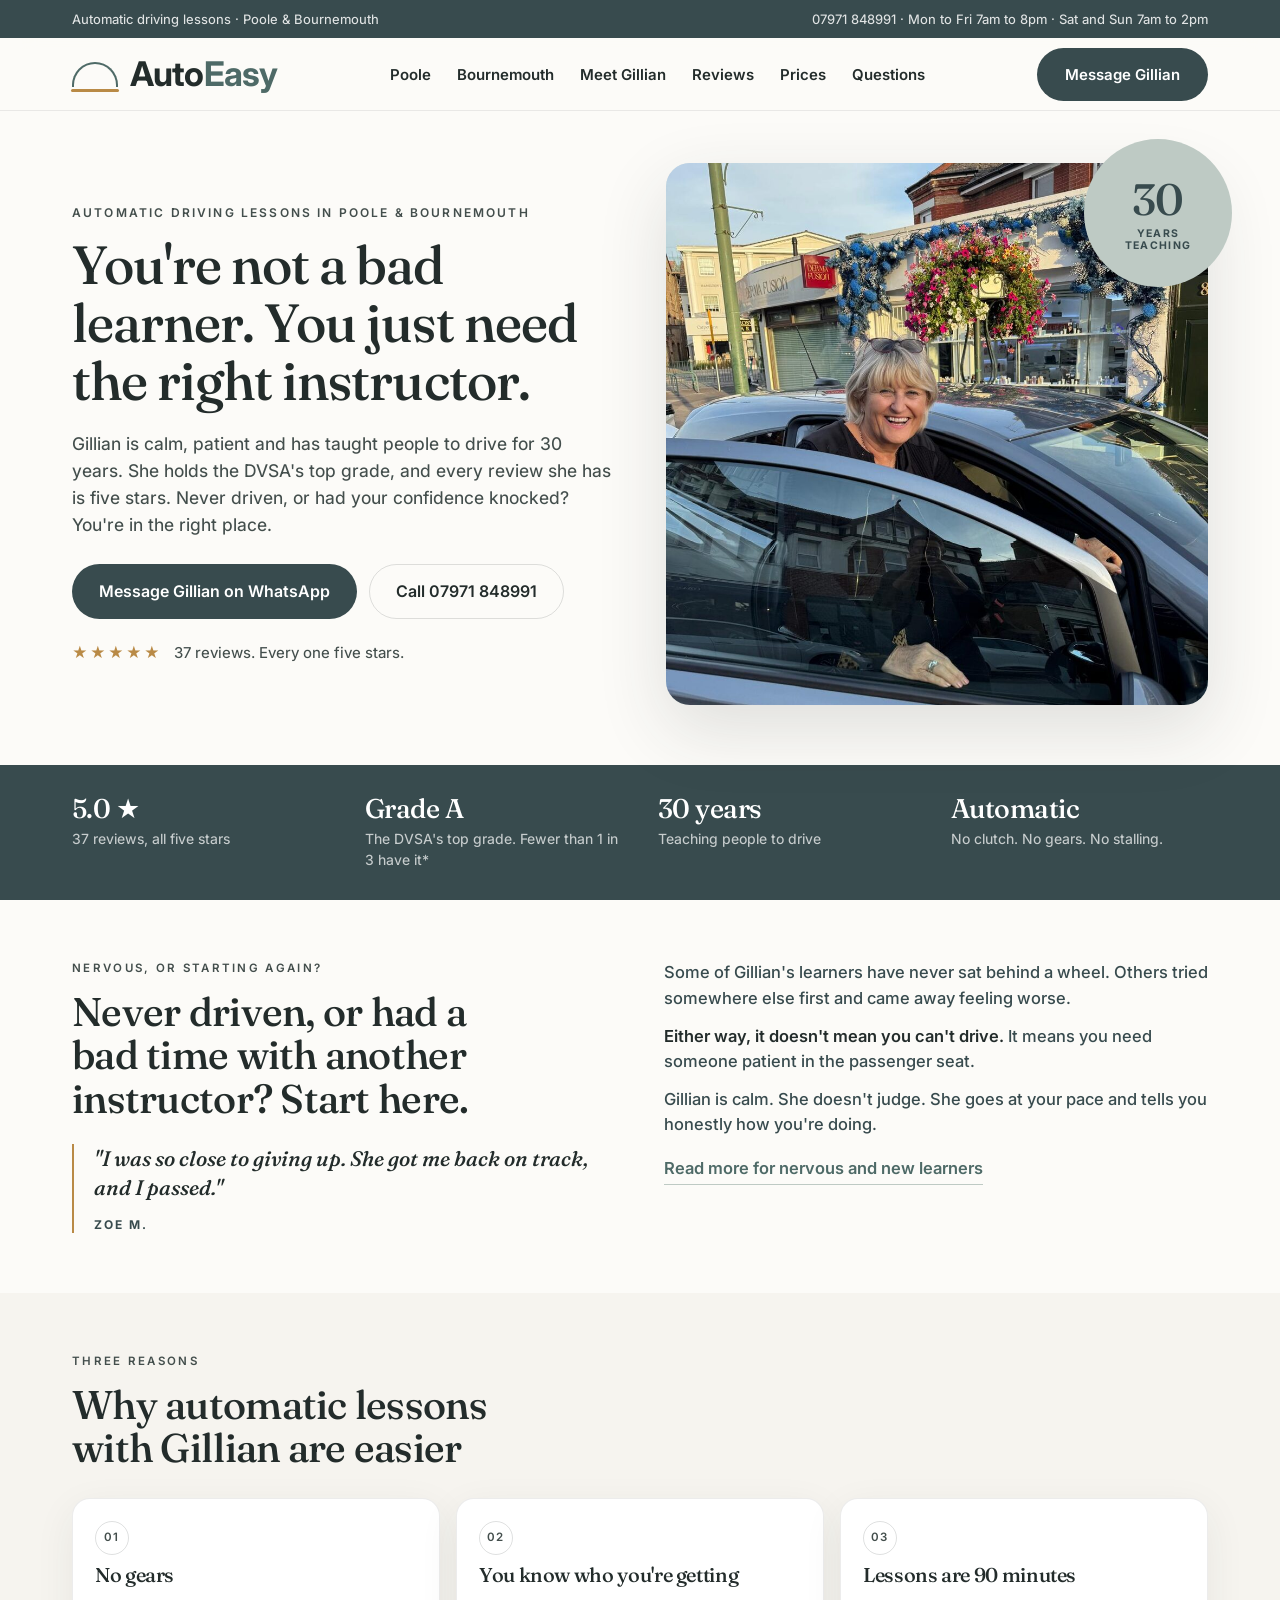
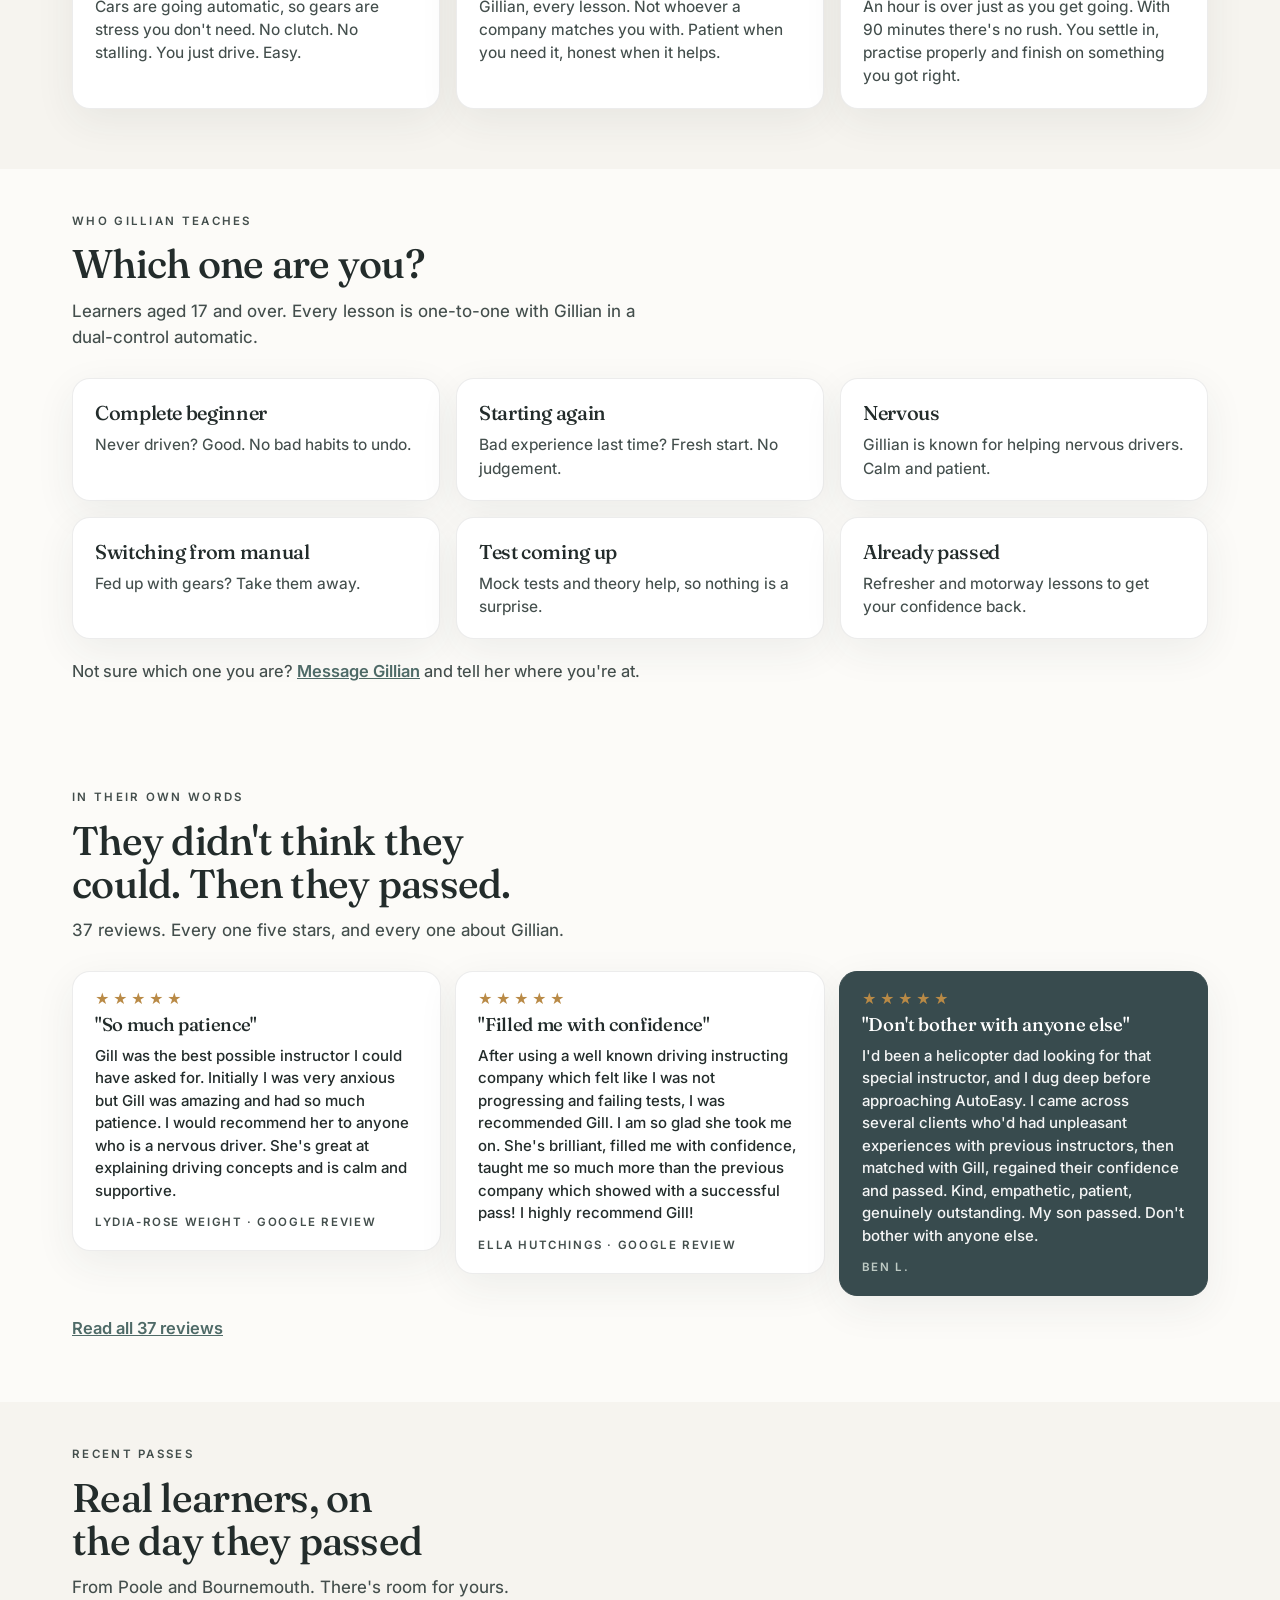
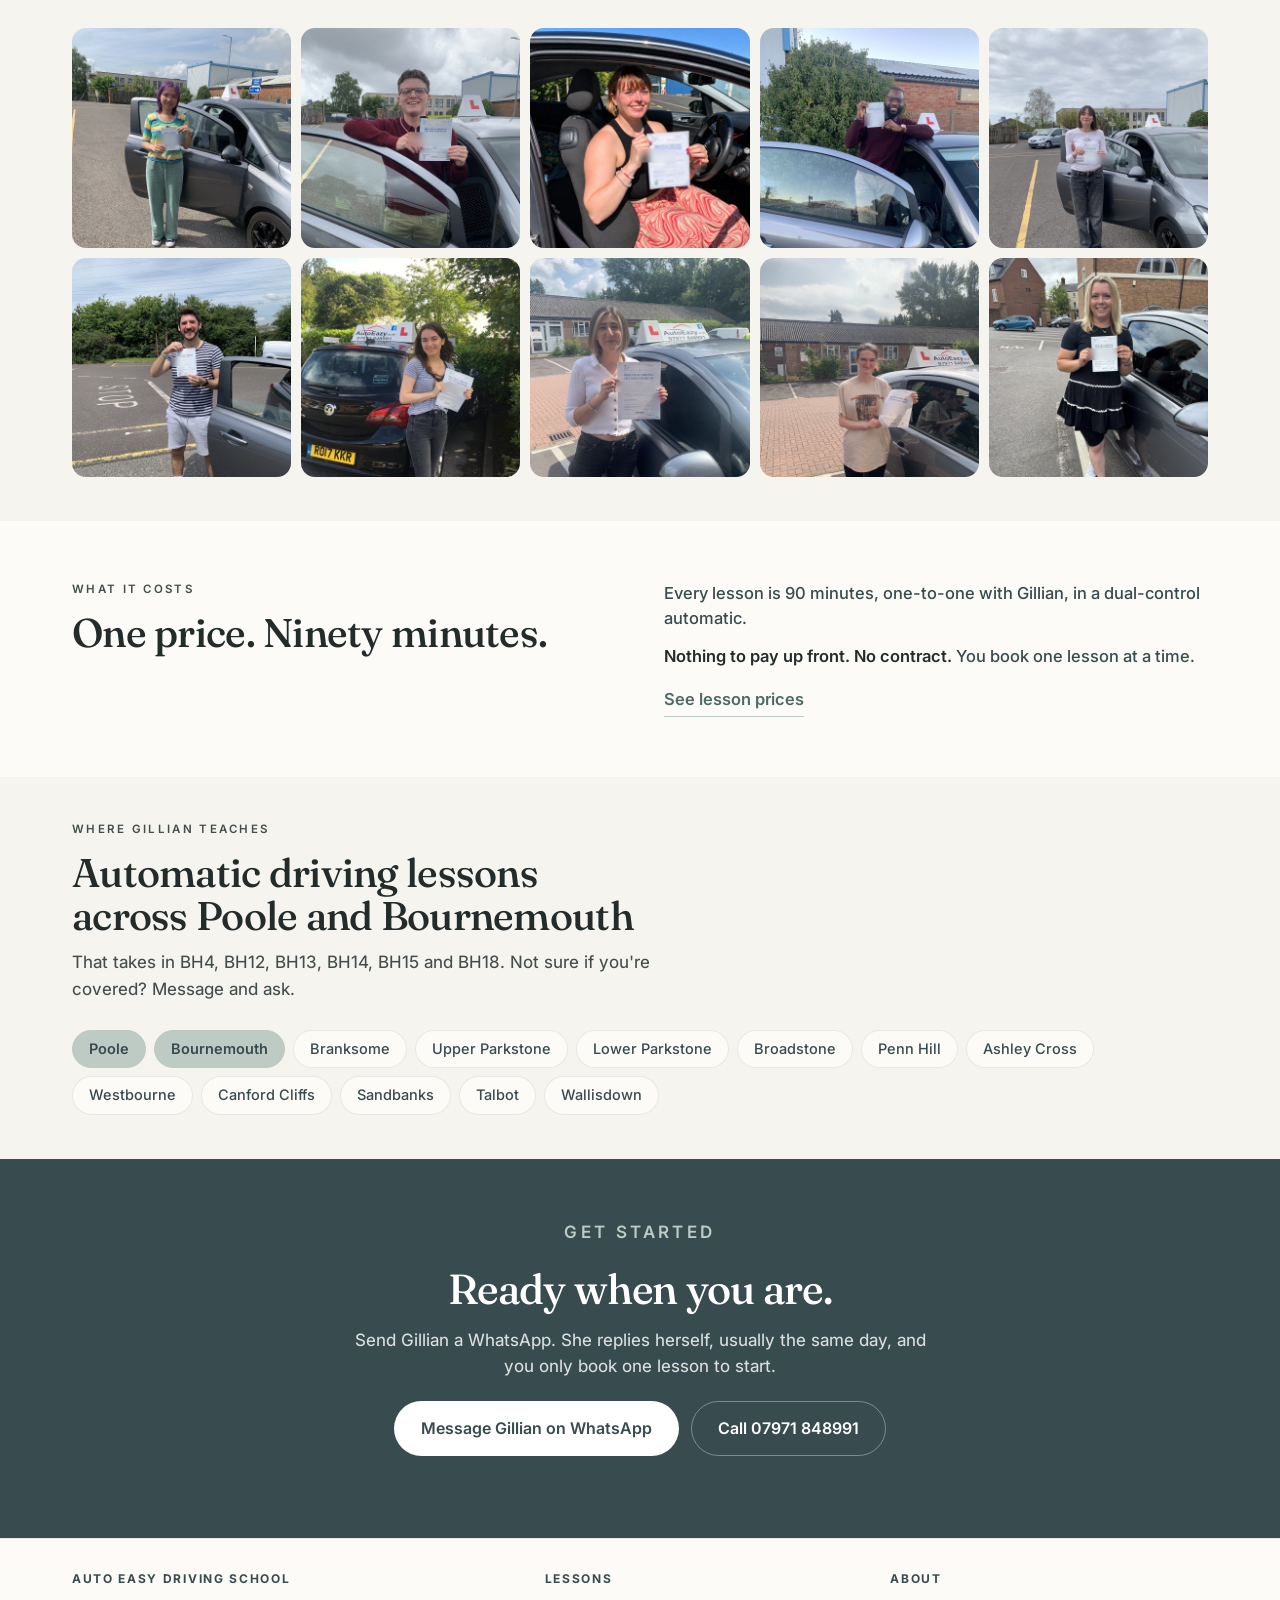
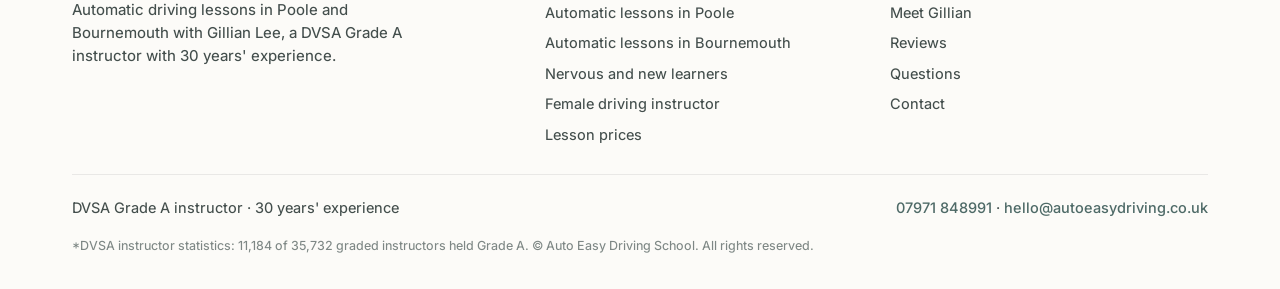
<file: index.html>
<!DOCTYPE html>
<html lang="en-GB">
<head>
<meta charset="utf-8">
<meta name="viewport" content="width=device-width,initial-scale=1,viewport-fit=cover">
<title>Automatic Driving Lessons in Poole &amp; Bournemouth | Auto Easy</title>
<meta name="description" content="Automatic driving lessons in Poole and Bournemouth. Nervous, or let down before? Gillian is DVSA Grade A with 30 years' experience. Every review five stars.">
<link rel="canonical" href="https://autoeasydriving.co.uk/">
<meta property="og:type" content="website">
<meta property="og:locale" content="en_GB">
<meta property="og:site_name" content="Auto Easy Driving School">
<meta property="og:title" content="Automatic driving lessons in Poole and Bournemouth with Gillian">
<meta property="og:description" content="Nervous, or let down by another instructor? Gillian is calm, DVSA Grade A and has taught for 30 years. Every review is five stars.">
<meta property="og:url" content="https://autoeasydriving.co.uk/">
<meta property="og:image" content="https://autoeasydriving.co.uk/images/gillian-new-hero.jpg">
<link rel="preconnect" href="https://fonts.googleapis.com">
<link rel="preconnect" href="https://fonts.gstatic.com" crossorigin>
<link rel="stylesheet" href="https://fonts.googleapis.com/css2?family=Fraunces:ital,opsz,wght@0,9..144,400;0,9..144,500;0,9..144,600;1,9..144,400;1,9..144,500&family=Inter:wght@400..700&display=swap">
<link rel="stylesheet" href="styles.css">
<script type="application/ld+json">
{
  "@context": "https://schema.org",
  "@type": "DrivingSchool",
  "@id": "https://autoeasydriving.co.uk/#school",
  "name": "Auto Easy Driving School",
  "description": "Automatic driving lessons in Poole and Bournemouth with a DVSA Grade A approved driving instructor with 30 years' experience.",
  "url": "https://autoeasydriving.co.uk/",
  "telephone": "+447971848991",
  "email": "hello@autoeasydriving.co.uk",
  "priceRange": "££",
  "image": "https://autoeasydriving.co.uk/images/gillian-new-hero.jpg",
  "sameAs": [
    "https://www.google.com/maps?cid=3573782846472705415"
  ],
  "founder": {
    "@type": "Person",
    "name": "Gillian Lee",
    "jobTitle": "DVSA Grade A approved driving instructor"
  },
  "address": {
    "@type": "PostalAddress",
    "addressLocality": "Poole",
    "addressRegion": "Dorset",
    "addressCountry": "GB"
  },
  "geo": {
    "@type": "GeoCoordinates",
    "latitude": 50.7192,
    "longitude": -1.988
  },
  "areaServed": [
    {
      "@type": "City",
      "name": "Poole"
    },
    {
      "@type": "City",
      "name": "Bournemouth"
    },
    {
      "@type": "Place",
      "name": "Branksome"
    },
    {
      "@type": "Place",
      "name": "Upper Parkstone"
    },
    {
      "@type": "Place",
      "name": "Lower Parkstone"
    },
    {
      "@type": "Place",
      "name": "Broadstone"
    },
    {
      "@type": "Place",
      "name": "Penn Hill"
    },
    {
      "@type": "Place",
      "name": "Ashley Cross"
    },
    {
      "@type": "Place",
      "name": "Westbourne"
    },
    {
      "@type": "Place",
      "name": "Canford Cliffs"
    },
    {
      "@type": "Place",
      "name": "Sandbanks"
    },
    {
      "@type": "Place",
      "name": "Talbot"
    },
    {
      "@type": "Place",
      "name": "Wallisdown"
    }
  ],
  "openingHoursSpecification": [
    {
      "@type": "OpeningHoursSpecification",
      "dayOfWeek": [
        "Monday",
        "Tuesday",
        "Wednesday",
        "Thursday",
        "Friday"
      ],
      "opens": "07:00",
      "closes": "20:00"
    },
    {
      "@type": "OpeningHoursSpecification",
      "dayOfWeek": [
        "Saturday",
        "Sunday"
      ],
      "opens": "07:00",
      "closes": "14:00"
    }
  ],
  "makesOffer": {
    "@type": "Offer",
    "itemOffered": {
      "@type": "Service",
      "name": "Automatic driving lesson",
      "description": "90 minute automatic driving lesson"
    },
    "price": "80.00",
    "priceCurrency": "GBP"
  }
}
</script>
<script type="application/ld+json">
{
  "@context": "https://schema.org",
  "@type": "WebSite",
  "name": "Auto Easy Driving School",
  "url": "https://autoeasydriving.co.uk/"
}
</script>
</head>
<body>
<div class="topbar">
  <div class="wrap">
    <span>Automatic driving lessons &middot; Poole &amp; Bournemouth</span>
    <span>07971 848991 &middot; Mon to Fri 7am to 8pm &middot; Sat and Sun 7am to 2pm</span>
  </div>
</div>

<header class="site-head">
  <div class="wrap head-row">
    <a class="brand" href="index.html" aria-label="Auto Easy Driving School home"><span class="brand-mark"></span><span class="brand-name">Auto<em>Easy</em></span></a>
    <nav class="nav" aria-label="Main">
      <a href="automatic-driving-lessons-poole.html">Poole</a>
      <a href="automatic-driving-lessons-bournemouth.html">Bournemouth</a>
      <a href="meet-gillian.html">Meet Gillian</a>
      <a href="reviews.html">Reviews</a>
      <a href="prices.html">Prices</a>
      <a href="questions.html">Questions</a>
    </nav>
    <a class="head-cta" href="https://wa.me/447971848991?text=Hi%20Gillian%2C%20I%27d%20like%20to%20start%20driving%20lessons.">Message Gillian</a>
  </div>
</header>

<main>
<section class="hero" id="top">
  <div class="wrap hero-grid">
    <div class="hero-copy">
      <h1><span class="h1-key">Automatic driving lessons in Poole &amp; Bournemouth</span>You're not a bad learner. You just need the right instructor.</h1>
      <p class="hero-lede">Gillian is calm, patient and has taught people to drive for 30 years. She holds the DVSA's top grade, and every review she has is five stars. Never driven, or had your confidence knocked? You're in the right place.</p>
      <div class="hero-cta">
        <a class="btn btn--solid" href="https://wa.me/447971848991?text=Hi%20Gillian%2C%20I%27d%20like%20to%20start%20driving%20lessons.">Message Gillian on WhatsApp</a>
        <a class="btn btn--line" href="tel:07971848991">Call 07971 848991</a>
      </div>
      <div class="hero-trust">
        <span class="stars">&starf;&starf;&starf;&starf;&starf;</span>
        <span>37 reviews. Every one five stars.</span>
      </div>
    </div>
    <div class="hero-photo">
      <div class="frame">
        <img src="images/gillian-new-hero.jpg" alt="Gillian, automatic driving instructor, standing at the open door of her car in Poole">
      </div>
      <div class="years-badge"><div><strong>30</strong><span>Years<br>teaching</span></div></div>
    </div>
  </div>
</section>

<section class="trust-band">
  <div class="wrap trust-row">
    <div class="trust"><strong>5.0 &starf;</strong><span>37 reviews, all five stars</span></div>
    <div class="trust"><strong>Grade A</strong><span>The DVSA's top grade. Fewer than 1 in 3 have it*</span></div>
    <div class="trust"><strong>30 years</strong><span>Teaching people to drive</span></div>
    <div class="trust"><strong>Automatic</strong><span>No clutch. No gears. No stalling.</span></div>
  </div>
</section>

<section class="band band--paper">
  <div class="wrap split">
    <div>
      <p class="eyebrow">Nervous, or starting again?</p>
      <h2>Never driven, or had a bad time with another instructor? Start here.</h2>
      <blockquote class="pull">"I was so close to giving up. She got me back on track, and I passed."<cite>Zoe M.</cite></blockquote>
    </div>
    <div class="split-aside">
      <p>Some of Gillian's learners have never sat behind a wheel. Others tried somewhere else first and came away feeling worse.</p>
      <p><strong>Either way, it doesn't mean you can't drive.</strong> It means you need someone patient in the passenger seat.</p>
      <p>Gillian is calm. She doesn't judge. She goes at your pace and tells you honestly how you're doing.</p>
      <a class="text-link" href="nervous-new-learners.html">Read more for nervous and new learners</a>
    </div>
  </div>
</section>

<section class="band band--cream">
  <div class="wrap">
    <div class="sec-head sec-head--wide">
      <p class="eyebrow">Three reasons</p>
      <h2>Why automatic lessons with Gillian are easier</h2>
    </div>
    <div class="types">
      <article class="type">
        <span class="type-num">01</span>
        <h3>No gears</h3>
        <p>Cars are going automatic, so gears are stress you don't need. No clutch. No stalling. You just drive. Easy.</p>
      </article>
      <article class="type">
        <span class="type-num">02</span>
        <h3>You know who you're getting</h3>
        <p>Gillian, every lesson. Not whoever a company matches you with. Patient when you need it, honest when it helps.</p>
      </article>
      <article class="type">
        <span class="type-num">03</span>
        <h3>Lessons are 90 minutes</h3>
        <p>An hour is over just as you get going. With 90 minutes there's no rush. You settle in, practise properly and finish on something you got right.</p>
      </article>
    </div>
  </div>
</section>

<section class="band band--tight band--paper">
  <div class="wrap">
    <div class="sec-head sec-head--wide">
      <p class="eyebrow">Who Gillian teaches</p>
      <h2>Which one are you?</h2>
      <p>Learners aged 17 and over. Every lesson is one-to-one with Gillian in a dual-control automatic.</p>
    </div>
    <div class="types types--six">
      <article class="type"><h3>Complete beginner</h3><p>Never driven? Good. No bad habits to undo.</p></article>
      <article class="type"><h3>Starting again</h3><p>Bad experience last time? Fresh start. No judgement.</p></article>
      <article class="type"><h3>Nervous</h3><p>Gillian is known for helping nervous drivers. Calm and patient.</p></article>
      <article class="type"><h3>Switching from manual</h3><p>Fed up with gears? Take them away.</p></article>
      <article class="type"><h3>Test coming up</h3><p>Mock tests and theory help, so nothing is a surprise.</p></article>
      <article class="type"><h3>Already passed</h3><p>Refresher and motorway lessons to get your confidence back.</p></article>
    </div>
    <p class="after-cards">Not sure which one you are? <a href="https://wa.me/447971848991?text=Hi%20Gillian%2C%20I%27m%20not%20sure%20where%20to%20start.">Message Gillian</a> and tell her where you're at.</p>
  </div>
</section>

<section class="band band--paper">
  <div class="wrap">
    <div class="sec-head sec-head--wide">
      <p class="eyebrow">In their own words</p>
      <h2>They didn't think they could. Then they passed.</h2>
      <p>37 reviews. Every one five stars, and every one about Gillian.</p>
    </div>
    <div class="rev-grid rev-grid--three">
<article class="rev">
  <div class="rev-stars">&starf;&starf;&starf;&starf;&starf;</div>
  <h4>"So much patience"</h4>
  <p>Gill was the best possible instructor I could have asked for. Initially I was very anxious but Gill was amazing and had so much patience. I would recommend her to anyone who is a nervous driver. She's great at explaining driving concepts and is calm and supportive.</p>
  <div class="rev-by">Lydia-Rose Weight &middot; Google review</div>
</article>
<article class="rev">
  <div class="rev-stars">&starf;&starf;&starf;&starf;&starf;</div>
  <h4>"Filled me with confidence"</h4>
  <p>After using a well known driving instructing company which felt like I was not progressing and failing tests, I was recommended Gill. I am so glad she took me on. She's brilliant, filled me with confidence, taught me so much more than the previous company which showed with a successful pass! I highly recommend Gill!</p>
  <div class="rev-by">Ella Hutchings &middot; Google review</div>
</article>
<article class="rev rev--feature">
  <div class="rev-stars">&starf;&starf;&starf;&starf;&starf;</div>
  <h4>"Don't bother with anyone else"</h4>
  <p>I'd been a helicopter dad looking for that special instructor, and I dug deep before approaching AutoEasy. I came across several clients who'd had unpleasant experiences with previous instructors, then matched with Gill, regained their confidence and passed. Kind, empathetic, patient, genuinely outstanding. My son passed. Don't bother with anyone else.</p>
  <div class="rev-by">Ben L.</div>
</article>
    </div>
    <p class="after-cards"><a href="reviews.html">Read all 37 reviews</a></p>
  </div>
</section>
<section class="band band--tight band--cream">
  <div class="wrap">
    <div class="sec-head sec-head--wide">
      <p class="eyebrow">Recent passes</p>
      <h2>Real learners, on the day they passed</h2>
      <p>From Poole and Bournemouth. There's room for yours.</p>
    </div>
    <div class="passes">
      <div class="pass"><img src="images/pass-01.jpg" alt="New driver holding her automatic driving test pass certificate" loading="lazy"></div>
      <div class="pass"><img src="images/pass-02.jpg" alt="Learner smiling with his driving test pass certificate" loading="lazy"></div>
      <div class="pass"><img src="images/pass-03.jpg" alt="New driver in the car holding her pass certificate" loading="lazy"></div>
      <div class="pass"><img src="images/pass-04.jpg" alt="Learner holding his pass certificate beside the car" loading="lazy"></div>
      <div class="pass"><img src="images/pass-05.jpg" alt="New driver with her automatic test pass certificate" loading="lazy"></div>
      <div class="pass"><img src="images/pass-06.jpg" alt="Learner celebrating his driving test pass" loading="lazy"></div>
      <div class="pass"><img src="images/pass-07.jpg" alt="New driver by the Auto Easy car with her pass certificate" loading="lazy"></div>
      <div class="pass"><img src="images/pass-08.jpg" alt="Learner holding her pass certificate by the car" loading="lazy"></div>
      <div class="pass"><img src="images/pass-09.jpg" alt="New driver with her test pass certificate" loading="lazy"></div>
      <div class="pass"><img src="images/pass-10.jpg" alt="Learner holding her automatic test pass certificate" loading="lazy"></div>
    </div>
  </div>
</section>

<section class="band band--paper">
  <div class="wrap split">
    <div>
      <p class="eyebrow">What it costs</p>
      <h2>One price. Ninety minutes.</h2>
    </div>
    <div class="split-aside">
      <p>Every lesson is 90 minutes, one-to-one with Gillian, in a dual-control automatic.</p>
      <p><strong>Nothing to pay up front. No contract.</strong> You book one lesson at a time.</p>
      <a class="text-link" href="prices.html">See lesson prices</a>
    </div>
  </div>
</section>

<section class="band band--tight band--cream">
  <div class="wrap">
    <div class="sec-head sec-head--wide">
      <p class="eyebrow">Where Gillian teaches</p>
      <h2>Automatic driving lessons across Poole and Bournemouth</h2>
      <p>That takes in BH4, BH12, BH13, BH14, BH15 and BH18. Not sure if you're covered? Message and ask.</p>
    </div>
    <div class="areas">
      <a class="area area--key" href="automatic-driving-lessons-poole.html">Poole</a>
      <a class="area area--key" href="automatic-driving-lessons-bournemouth.html">Bournemouth</a>
      <span class="area">Branksome</span><span class="area">Upper Parkstone</span><span class="area">Lower Parkstone</span><span class="area">Broadstone</span><span class="area">Penn Hill</span><span class="area">Ashley Cross</span><span class="area">Westbourne</span><span class="area">Canford Cliffs</span><span class="area">Sandbanks</span><span class="area">Talbot</span><span class="area">Wallisdown</span>
    </div>
  </div>
</section>

<section class="band band--deep">
  <div class="wrap cta-center">
    <p class="eyebrow">Get started</p>
    <h2>Ready when you are.</h2>
    <p>Send Gillian a WhatsApp. She replies herself, usually the same day, and you only book one lesson to start.</p>
    <div class="hero-cta">
      <a class="btn btn--light" href="https://wa.me/447971848991?text=Hi%20Gillian%2C%20I%27d%20like%20to%20start%20driving%20lessons.">Message Gillian on WhatsApp</a>
      <a class="btn btn--ghost" href="tel:07971848991">Call 07971 848991</a>
    </div>
  </div>
</section>

</main>
<footer class="site-foot">
  <div class="wrap">
    <div class="foot-top">
      <div class="foot-col foot-col--wide">
        <h4>Auto Easy Driving School</h4>
        <p class="foot-lede">Automatic driving lessons in Poole and Bournemouth with Gillian Lee, a DVSA Grade A instructor with 30 years' experience.</p>
      </div>
      <div class="foot-col">
        <h4>Lessons</h4>
        <a href="automatic-driving-lessons-poole.html">Automatic lessons in Poole</a>
        <a href="automatic-driving-lessons-bournemouth.html">Automatic lessons in Bournemouth</a>
        <a href="nervous-new-learners.html">Nervous and new learners</a>
        <a href="female-driving-instructor.html">Female driving instructor</a>
        <a href="prices.html">Lesson prices</a>
      </div>
      <div class="foot-col">
        <h4>About</h4>
        <a href="meet-gillian.html">Meet Gillian</a>
        <a href="reviews.html">Reviews</a>
        <a href="questions.html">Questions</a>
        <a href="contact.html">Contact</a>
      </div>
    </div>
    <div class="foot-row">
      <div>DVSA Grade A instructor &middot; 30 years' experience</div>
      <div><a href="tel:07971848991">07971 848991</a> &middot; <a href="mailto:hello@autoeasydriving.co.uk">hello@autoeasydriving.co.uk</a></div>
    </div>
    <div class="foot-note">*DVSA instructor statistics: 11,184 of 35,732 graded instructors held Grade A. &copy; Auto Easy Driving School. All rights reserved.</div>
  </div>
</footer>

<nav class="mobile-bar" aria-label="Contact Gillian">
  <a class="mb-wa" href="https://wa.me/447971848991?text=Hi%20Gillian%2C%20I%27d%20like%20to%20start%20driving%20lessons.">WhatsApp Gillian</a>
  <a class="mb-call" href="tel:07971848991">Call</a>
</nav>
</body>
</html>
</file>
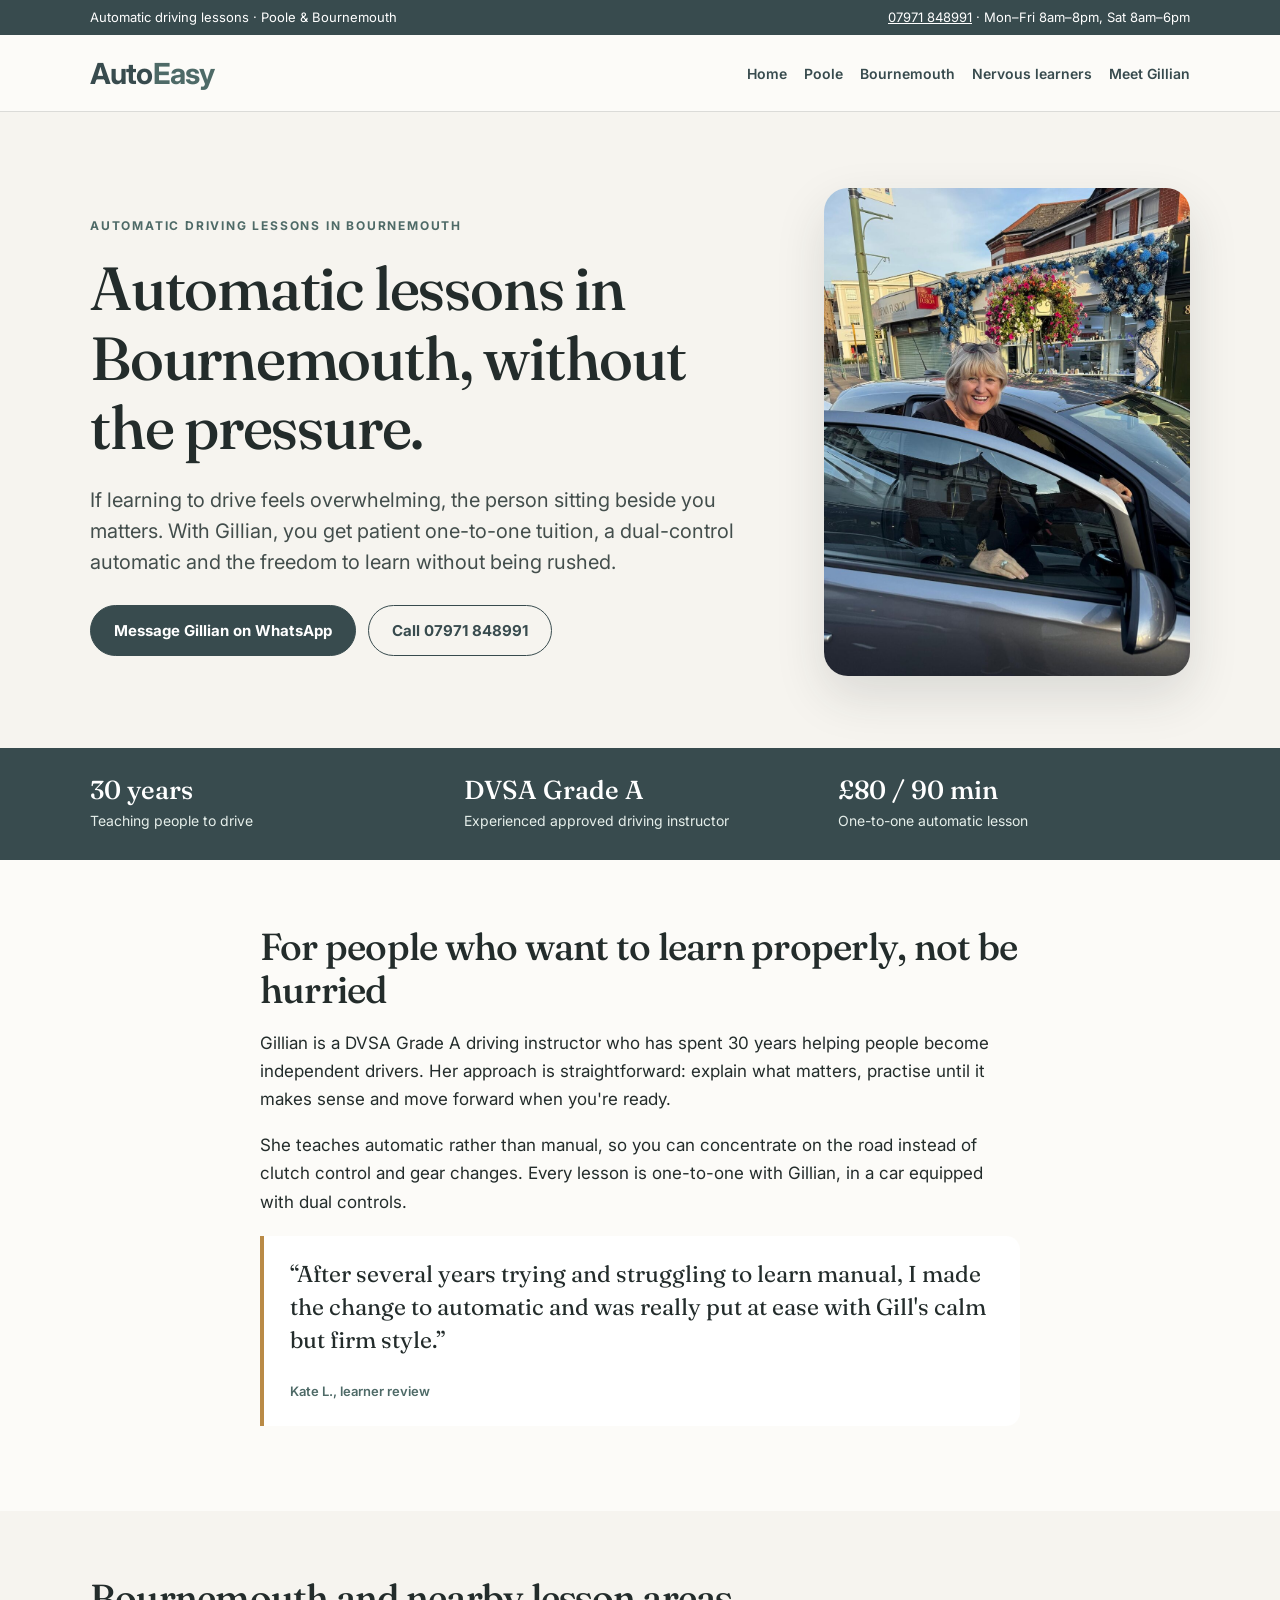
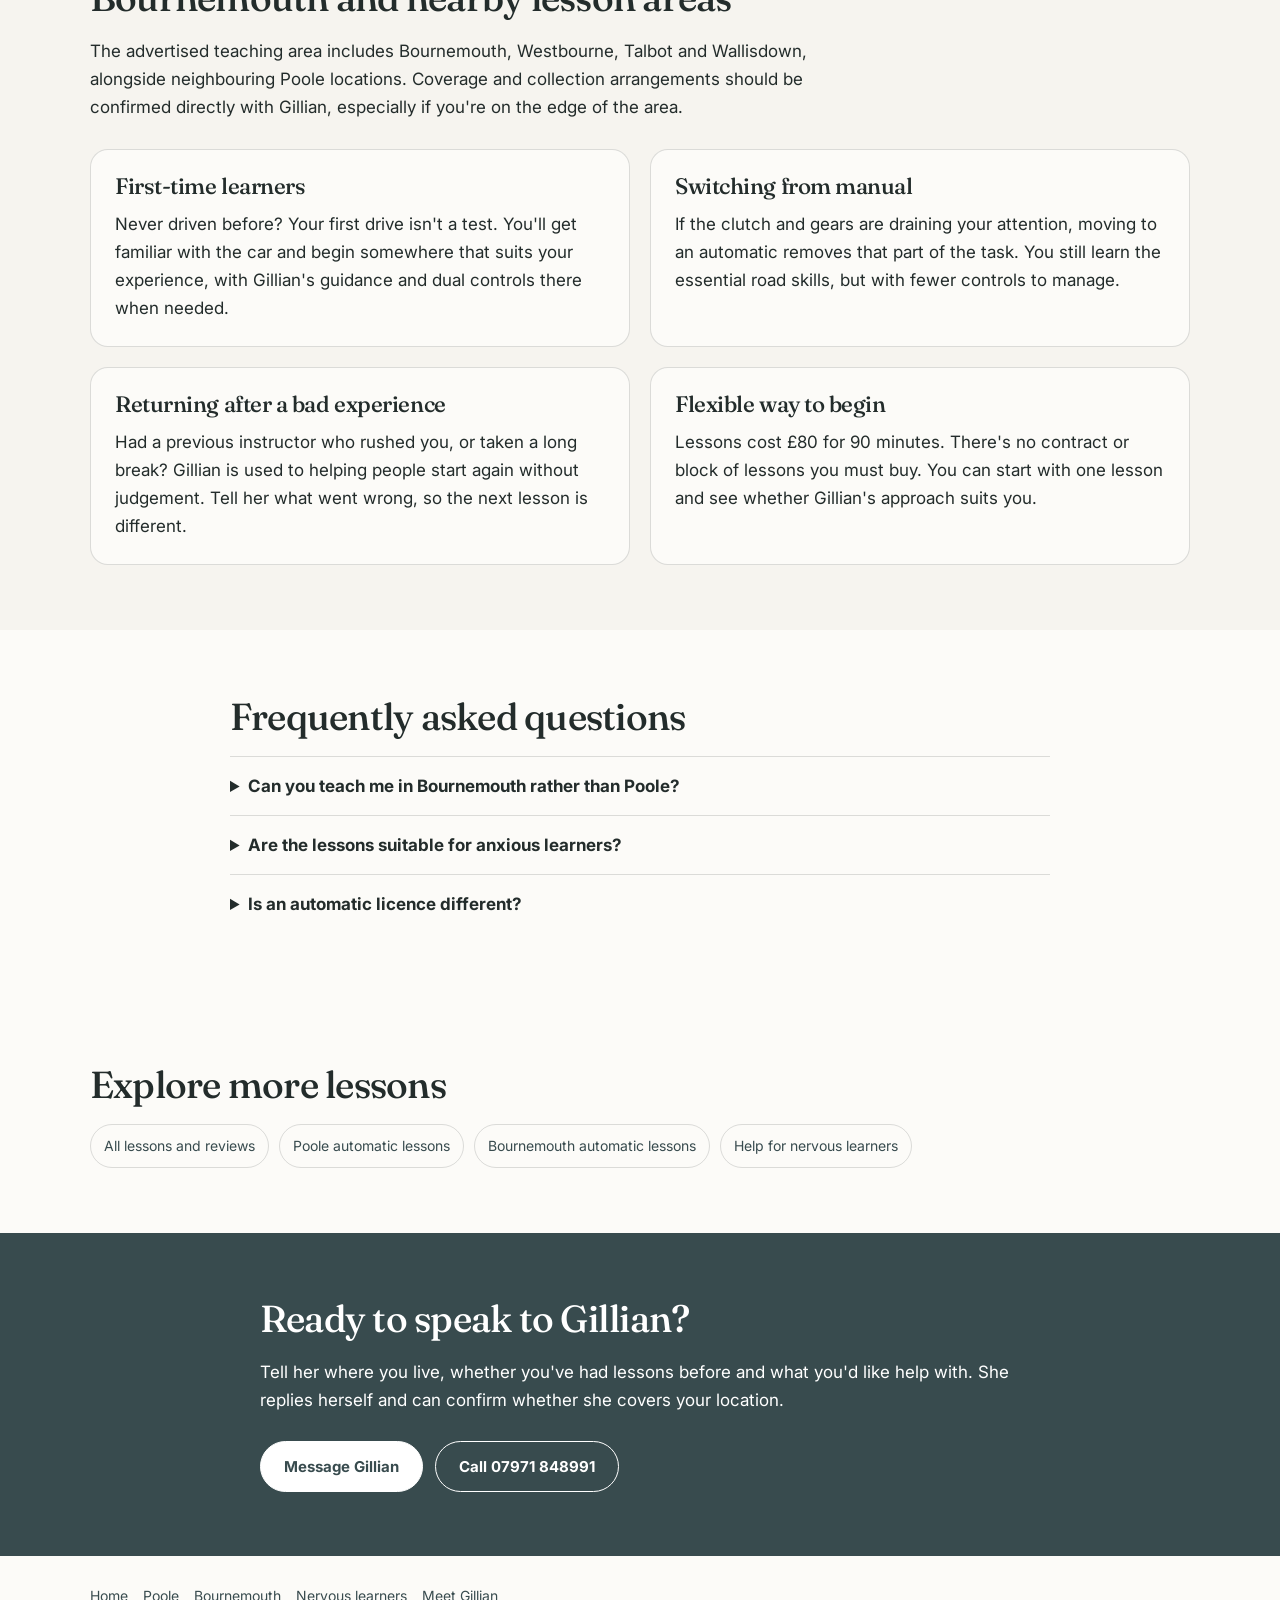
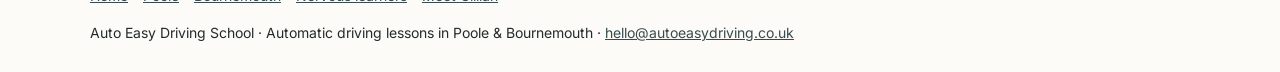
<file: automatic-driving-lessons-bournemouth/index.html>
<!doctype html>
<html lang="en-GB"><head><meta charset="utf-8"><meta name="viewport" content="width=device-width,initial-scale=1"><title>Automatic Driving Lessons in Bournemouth | Auto Easy</title><meta name="description" content="Automatic driving lessons in Bournemouth and nearby Westbourne, Talbot and Wallisdown. Calm DVSA Grade A female instructor, 90-minute lessons, £80."><link rel="canonical" href="https://autoeasydriving.co.uk/automatic-driving-lessons-bournemouth/"><meta property="og:type" content="website"><meta property="og:locale" content="en_GB"><meta property="og:site_name" content="Auto Easy Driving School"><meta property="og:title" content="Automatic Driving Lessons in Bournemouth | Auto Easy"><meta property="og:description" content="Automatic driving lessons in Bournemouth and nearby Westbourne, Talbot and Wallisdown. Calm DVSA Grade A female instructor, 90-minute lessons, £80."><meta property="og:url" content="https://autoeasydriving.co.uk/automatic-driving-lessons-bournemouth/"><meta property="og:image" content="https://autoeasydriving.co.uk/images/gillian-new-hero.jpg"><meta name="twitter:card" content="summary_large_image"><link rel="preconnect" href="https://fonts.googleapis.com"><link rel="preconnect" href="https://fonts.gstatic.com" crossorigin><link href="https://fonts.googleapis.com/css2?family=Fraunces:wght@400;500;600&family=Inter:wght@400;500;600;700&display=swap" rel="stylesheet"><link rel="stylesheet" href="/pages.css"><script type="application/ld+json">{"@context":"https://schema.org","@type":"Service","name":"Automatic driving lessons in Bournemouth","serviceType":"Automatic driving instruction","provider":{"@type":"DrivingSchool","name":"Auto Easy Driving School","url":"https://autoeasydriving.co.uk/","telephone":"+447971848991"},"areaServed":[{"@type":"Place","name":"Poole, Dorset, UK"},{"@type":"Place","name":"Bournemouth, Dorset, UK"}],"offers":{"@type":"Offer","price":"80","priceCurrency":"GBP","description":"90-minute one-to-one automatic driving lesson"}}</script></head>
<body><div class="topbar"><div class="container">Automatic driving lessons · Poole &amp; Bournemouth <span><a href="tel:+447971848991">07971 848991</a> · Mon–Fri 8am–8pm, Sat 8am–6pm</span></div></div><header class="site-head"><div class="container head-row"><a class="brand" href="/" aria-label="Auto Easy Driving School home">Auto<span>Easy</span></a><nav class="menu" aria-label="Main navigation"><a href="/">Home</a><a href="/automatic-driving-lessons-poole/">Poole</a><a href="/automatic-driving-lessons-bournemouth/">Bournemouth</a><a href="/nervous-drivers/">Nervous learners</a><a href="/#about">Meet Gillian</a></nav></div></header><main><section class="hero"><div class="container hero-grid"><div><p class="eyebrow">Automatic driving lessons in Bournemouth</p><h1>Automatic lessons in Bournemouth, without the pressure.</h1><p class="intro">If learning to drive feels overwhelming, the person sitting beside you matters. With Gillian, you get patient one-to-one tuition, a dual-control automatic and the freedom to learn without being rushed.</p><div class="actions"><a class="button primary" href="https://wa.me/447971848991?text=Hi%20Gillian%2C%20I%27d%20like%20to%20ask%20about%20automatic%20driving%20lessons.">Message Gillian on WhatsApp</a><a class="button secondary" href="tel:+447971848991">Call 07971 848991</a></div></div><div><img class="photo" src="/images/gillian-new-hero.jpg" width="1000" height="1333" alt="Gillian Lee, experienced automatic driving instructor serving Bournemouth" fetchpriority="high" decoding="async"></div></div></section><section class="facts"><div class="container fact-grid"><div><strong>30 years</strong><span>Teaching people to drive</span></div><div><strong>DVSA Grade A</strong><span>Experienced approved driving instructor</span></div><div><strong>£80 / 90 min</strong><span>One-to-one automatic lesson</span></div></div></section><section class="section"><div class="container body-copy"><h2>For people who want to learn properly, not be hurried</h2><p>Gillian is a DVSA Grade A driving instructor who has spent 30 years helping people become independent drivers. Her approach is straightforward: explain what matters, practise until it makes sense and move forward when you're ready.</p><p>She teaches automatic rather than manual, so you can concentrate on the road instead of clutch control and gear changes. Every lesson is one-to-one with Gillian, in a car equipped with dual controls.</p><blockquote class="quote"><p>“After several years trying and struggling to learn manual, I made the change to automatic and was really put at ease with Gill's calm but firm style.”</p><cite>Kate L., learner review</cite></blockquote></div></section><section class="section tint"><div class="container"><h2>Bournemouth and nearby lesson areas</h2><p class="body-copy">The advertised teaching area includes Bournemouth, Westbourne, Talbot and Wallisdown, alongside neighbouring Poole locations. Coverage and collection arrangements should be confirmed directly with Gillian, especially if you're on the edge of the area.</p><div class="grid"><article class="panel"><h3>First-time learners</h3><p>Never driven before? Your first drive isn't a test. You'll get familiar with the car and begin somewhere that suits your experience, with Gillian's guidance and dual controls there when needed.</p></article><article class="panel"><h3>Switching from manual</h3><p>If the clutch and gears are draining your attention, moving to an automatic removes that part of the task. You still learn the essential road skills, but with fewer controls to manage.</p></article><article class="panel"><h3>Returning after a bad experience</h3><p>Had a previous instructor who rushed you, or taken a long break? Gillian is used to helping people start again without judgement. Tell her what went wrong, so the next lesson is different.</p></article><article class="panel"><h3>Flexible way to begin</h3><p>Lessons cost £80 for 90 minutes. There's no contract or block of lessons you must buy. You can start with one lesson and see whether Gillian's approach suits you.</p></article></div></div></section><section class="section"><div class="container faqs"><h2>Frequently asked questions</h2><details><summary>Can you teach me in Bournemouth rather than Poole?</summary><p>Gillian advertises tuition across Bournemouth and Poole. Send her your postcode or pickup area by WhatsApp so she can confirm availability.</p></details><details><summary>Are the lessons suitable for anxious learners?</summary><p>Yes. Many of Gillian's reviews describe her patient approach with nervous learners and people whose previous lessons knocked their confidence.</p></details><details><summary>Is an automatic licence different?</summary><p>Yes. Passing your practical test in an automatic means you can drive automatic cars, but not manual cars unless you later pass a manual driving test.</p></details></div></section><section class="section"><div class="container"><h2>Explore more lessons</h2><nav class="related" aria-label="Related lesson pages"><a href="/">All lessons and reviews</a><a href="/automatic-driving-lessons-poole/">Poole automatic lessons</a><a href="/automatic-driving-lessons-bournemouth/">Bournemouth automatic lessons</a><a href="/nervous-drivers/">Help for nervous learners</a></nav></div></section><section class="contact"><div class="container body-copy"><h2>Ready to speak to Gillian?</h2><p>Tell her where you live, whether you've had lessons before and what you'd like help with. She replies herself and can confirm whether she covers your location.</p><div class="actions"><a class="button primary" href="https://wa.me/447971848991?text=Hi%20Gillian%2C%20I%27d%20like%20to%20ask%20about%20automatic%20driving%20lessons.">Message Gillian</a><a class="button secondary" href="tel:+447971848991">Call 07971 848991</a></div></div></section></main><footer class="site-foot"><div class="container"><nav aria-label="Footer navigation"><a href="/">Home</a><a href="/automatic-driving-lessons-poole/">Poole</a><a href="/automatic-driving-lessons-bournemouth/">Bournemouth</a><a href="/nervous-drivers/">Nervous learners</a><a href="/#about">Meet Gillian</a></nav><p>Auto Easy Driving School · Automatic driving lessons in Poole &amp; Bournemouth · <a href="mailto:hello@autoeasydriving.co.uk">hello@autoeasydriving.co.uk</a></p></div></footer></body></html>
</file>
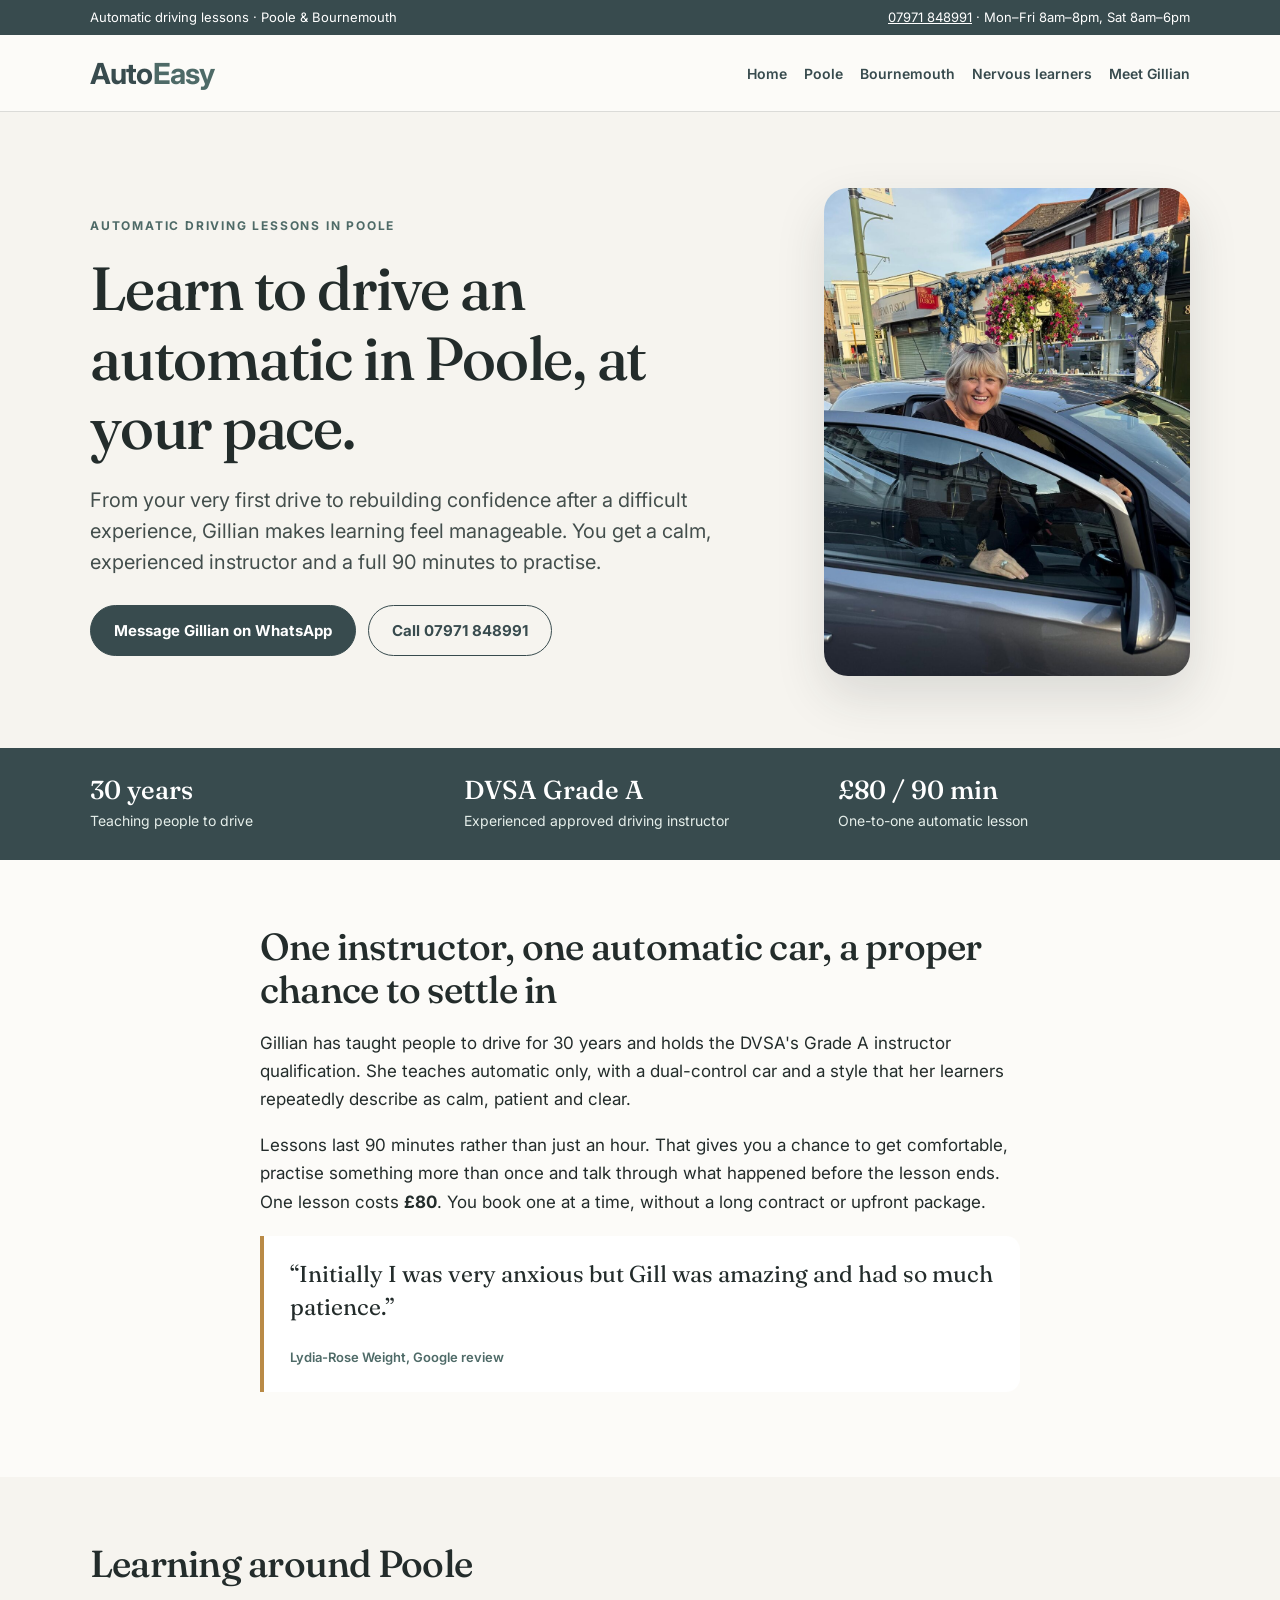
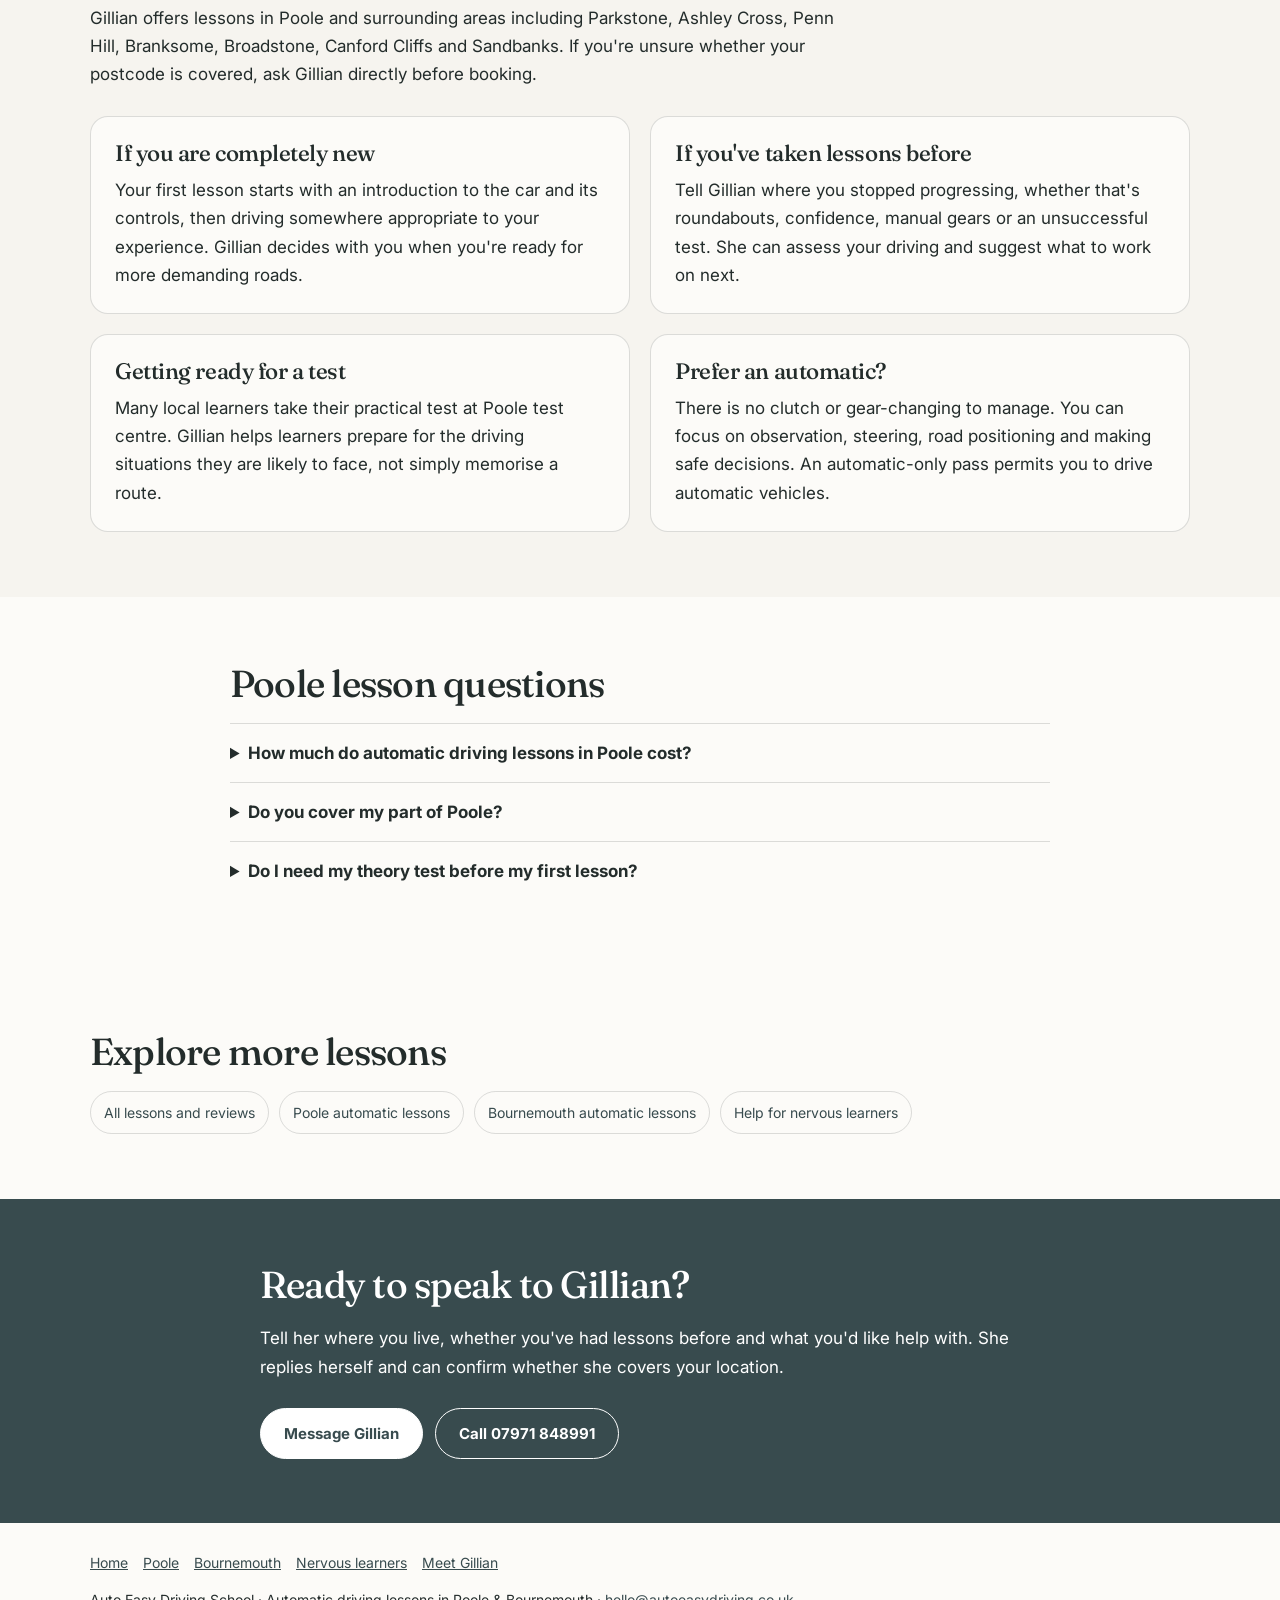
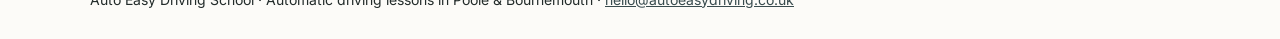
<file: automatic-driving-lessons-poole/index.html>
<!doctype html>
<html lang="en-GB"><head><meta charset="utf-8"><meta name="viewport" content="width=device-width,initial-scale=1"><title>Automatic Driving Lessons in Poole | Auto Easy with Gillian</title><meta name="description" content="Patient automatic driving lessons in Poole with Gillian Lee, a DVSA Grade A instructor with 30 years' experience. £80 for 90 minutes. Ask about your area."><link rel="canonical" href="https://autoeasydriving.co.uk/automatic-driving-lessons-poole/"><meta property="og:type" content="website"><meta property="og:locale" content="en_GB"><meta property="og:site_name" content="Auto Easy Driving School"><meta property="og:title" content="Automatic Driving Lessons in Poole | Auto Easy with Gillian"><meta property="og:description" content="Patient automatic driving lessons in Poole with Gillian Lee, a DVSA Grade A instructor with 30 years' experience. £80 for 90 minutes. Ask about your area."><meta property="og:url" content="https://autoeasydriving.co.uk/automatic-driving-lessons-poole/"><meta property="og:image" content="https://autoeasydriving.co.uk/images/gillian-new-hero.jpg"><meta name="twitter:card" content="summary_large_image"><link rel="preconnect" href="https://fonts.googleapis.com"><link rel="preconnect" href="https://fonts.gstatic.com" crossorigin><link href="https://fonts.googleapis.com/css2?family=Fraunces:wght@400;500;600&family=Inter:wght@400;500;600;700&display=swap" rel="stylesheet"><link rel="stylesheet" href="/pages.css"><script type="application/ld+json">{"@context":"https://schema.org","@type":"Service","name":"Automatic driving lessons in Poole","serviceType":"Automatic driving instruction","provider":{"@type":"DrivingSchool","name":"Auto Easy Driving School","url":"https://autoeasydriving.co.uk/","telephone":"+447971848991"},"areaServed":[{"@type":"Place","name":"Poole, Dorset, UK"},{"@type":"Place","name":"Bournemouth, Dorset, UK"}],"offers":{"@type":"Offer","price":"80","priceCurrency":"GBP","description":"90-minute one-to-one automatic driving lesson"}}</script></head>
<body><div class="topbar"><div class="container">Automatic driving lessons · Poole &amp; Bournemouth <span><a href="tel:+447971848991">07971 848991</a> · Mon–Fri 8am–8pm, Sat 8am–6pm</span></div></div><header class="site-head"><div class="container head-row"><a class="brand" href="/" aria-label="Auto Easy Driving School home">Auto<span>Easy</span></a><nav class="menu" aria-label="Main navigation"><a href="/">Home</a><a href="/automatic-driving-lessons-poole/">Poole</a><a href="/automatic-driving-lessons-bournemouth/">Bournemouth</a><a href="/nervous-drivers/">Nervous learners</a><a href="/#about">Meet Gillian</a></nav></div></header><main><section class="hero"><div class="container hero-grid"><div><p class="eyebrow">Automatic driving lessons in Poole</p><h1>Learn to drive an automatic in Poole, at your pace.</h1><p class="intro">From your very first drive to rebuilding confidence after a difficult experience, Gillian makes learning feel manageable. You get a calm, experienced instructor and a full 90 minutes to practise.</p><div class="actions"><a class="button primary" href="https://wa.me/447971848991?text=Hi%20Gillian%2C%20I%27d%20like%20to%20ask%20about%20automatic%20driving%20lessons.">Message Gillian on WhatsApp</a><a class="button secondary" href="tel:+447971848991">Call 07971 848991</a></div></div><div><img class="photo" src="/images/gillian-new-hero.jpg" width="1000" height="1333" alt="Gillian Lee, automatic driving instructor in Poole, with her tuition car" fetchpriority="high" decoding="async"></div></div></section><section class="facts"><div class="container fact-grid"><div><strong>30 years</strong><span>Teaching people to drive</span></div><div><strong>DVSA Grade A</strong><span>Experienced approved driving instructor</span></div><div><strong>£80 / 90 min</strong><span>One-to-one automatic lesson</span></div></div></section><section class="section"><div class="container body-copy"><h2>One instructor, one automatic car, a proper chance to settle in</h2><p>Gillian has taught people to drive for 30 years and holds the DVSA's Grade A instructor qualification. She teaches automatic only, with a dual-control car and a style that her learners repeatedly describe as calm, patient and clear.</p><p>Lessons last 90 minutes rather than just an hour. That gives you a chance to get comfortable, practise something more than once and talk through what happened before the lesson ends. One lesson costs <strong>£80</strong>. You book one at a time, without a long contract or upfront package.</p><blockquote class="quote"><p>“Initially I was very anxious but Gill was amazing and had so much patience.”</p><cite>Lydia-Rose Weight, Google review</cite></blockquote></div></section><section class="section tint"><div class="container"><h2>Learning around Poole</h2><p class="body-copy">Gillian offers lessons in Poole and surrounding areas including Parkstone, Ashley Cross, Penn Hill, Branksome, Broadstone, Canford Cliffs and Sandbanks. If you're unsure whether your postcode is covered, ask Gillian directly before booking.</p><div class="grid"><article class="panel"><h3>If you are completely new</h3><p>Your first lesson starts with an introduction to the car and its controls, then driving somewhere appropriate to your experience. Gillian decides with you when you're ready for more demanding roads.</p></article><article class="panel"><h3>If you've taken lessons before</h3><p>Tell Gillian where you stopped progressing, whether that's roundabouts, confidence, manual gears or an unsuccessful test. She can assess your driving and suggest what to work on next.</p></article><article class="panel"><h3>Getting ready for a test</h3><p>Many local learners take their practical test at Poole test centre. Gillian helps learners prepare for the driving situations they are likely to face, not simply memorise a route.</p></article><article class="panel"><h3>Prefer an automatic?</h3><p>There is no clutch or gear-changing to manage. You can focus on observation, steering, road positioning and making safe decisions. An automatic-only pass permits you to drive automatic vehicles.</p></article></div></div></section><section class="section"><div class="container faqs"><h2>Poole lesson questions</h2><details><summary>How much do automatic driving lessons in Poole cost?</summary><p>Gillian charges £80 for a 90-minute one-to-one automatic lesson, as currently advertised. There are no upfront lesson packages required.</p></details><details><summary>Do you cover my part of Poole?</summary><p>The listed coverage includes Parkstone, Branksome, Broadstone, Canford Cliffs, Sandbanks and neighbouring areas. Message Gillian with your location so she can confirm pickup arrangements.</p></details><details><summary>Do I need my theory test before my first lesson?</summary><p>No. You need a valid provisional licence to start lessons, but you can learn to drive before passing your theory test. You must pass theory before booking a practical driving test.</p></details></div></section><section class="section"><div class="container"><h2>Explore more lessons</h2><nav class="related" aria-label="Related lesson pages"><a href="/">All lessons and reviews</a><a href="/automatic-driving-lessons-poole/">Poole automatic lessons</a><a href="/automatic-driving-lessons-bournemouth/">Bournemouth automatic lessons</a><a href="/nervous-drivers/">Help for nervous learners</a></nav></div></section><section class="contact"><div class="container body-copy"><h2>Ready to speak to Gillian?</h2><p>Tell her where you live, whether you've had lessons before and what you'd like help with. She replies herself and can confirm whether she covers your location.</p><div class="actions"><a class="button primary" href="https://wa.me/447971848991?text=Hi%20Gillian%2C%20I%27d%20like%20to%20ask%20about%20automatic%20driving%20lessons.">Message Gillian</a><a class="button secondary" href="tel:+447971848991">Call 07971 848991</a></div></div></section></main><footer class="site-foot"><div class="container"><nav aria-label="Footer navigation"><a href="/">Home</a><a href="/automatic-driving-lessons-poole/">Poole</a><a href="/automatic-driving-lessons-bournemouth/">Bournemouth</a><a href="/nervous-drivers/">Nervous learners</a><a href="/#about">Meet Gillian</a></nav><p>Auto Easy Driving School · Automatic driving lessons in Poole &amp; Bournemouth · <a href="mailto:hello@autoeasydriving.co.uk">hello@autoeasydriving.co.uk</a></p></div></footer></body></html>
</file>
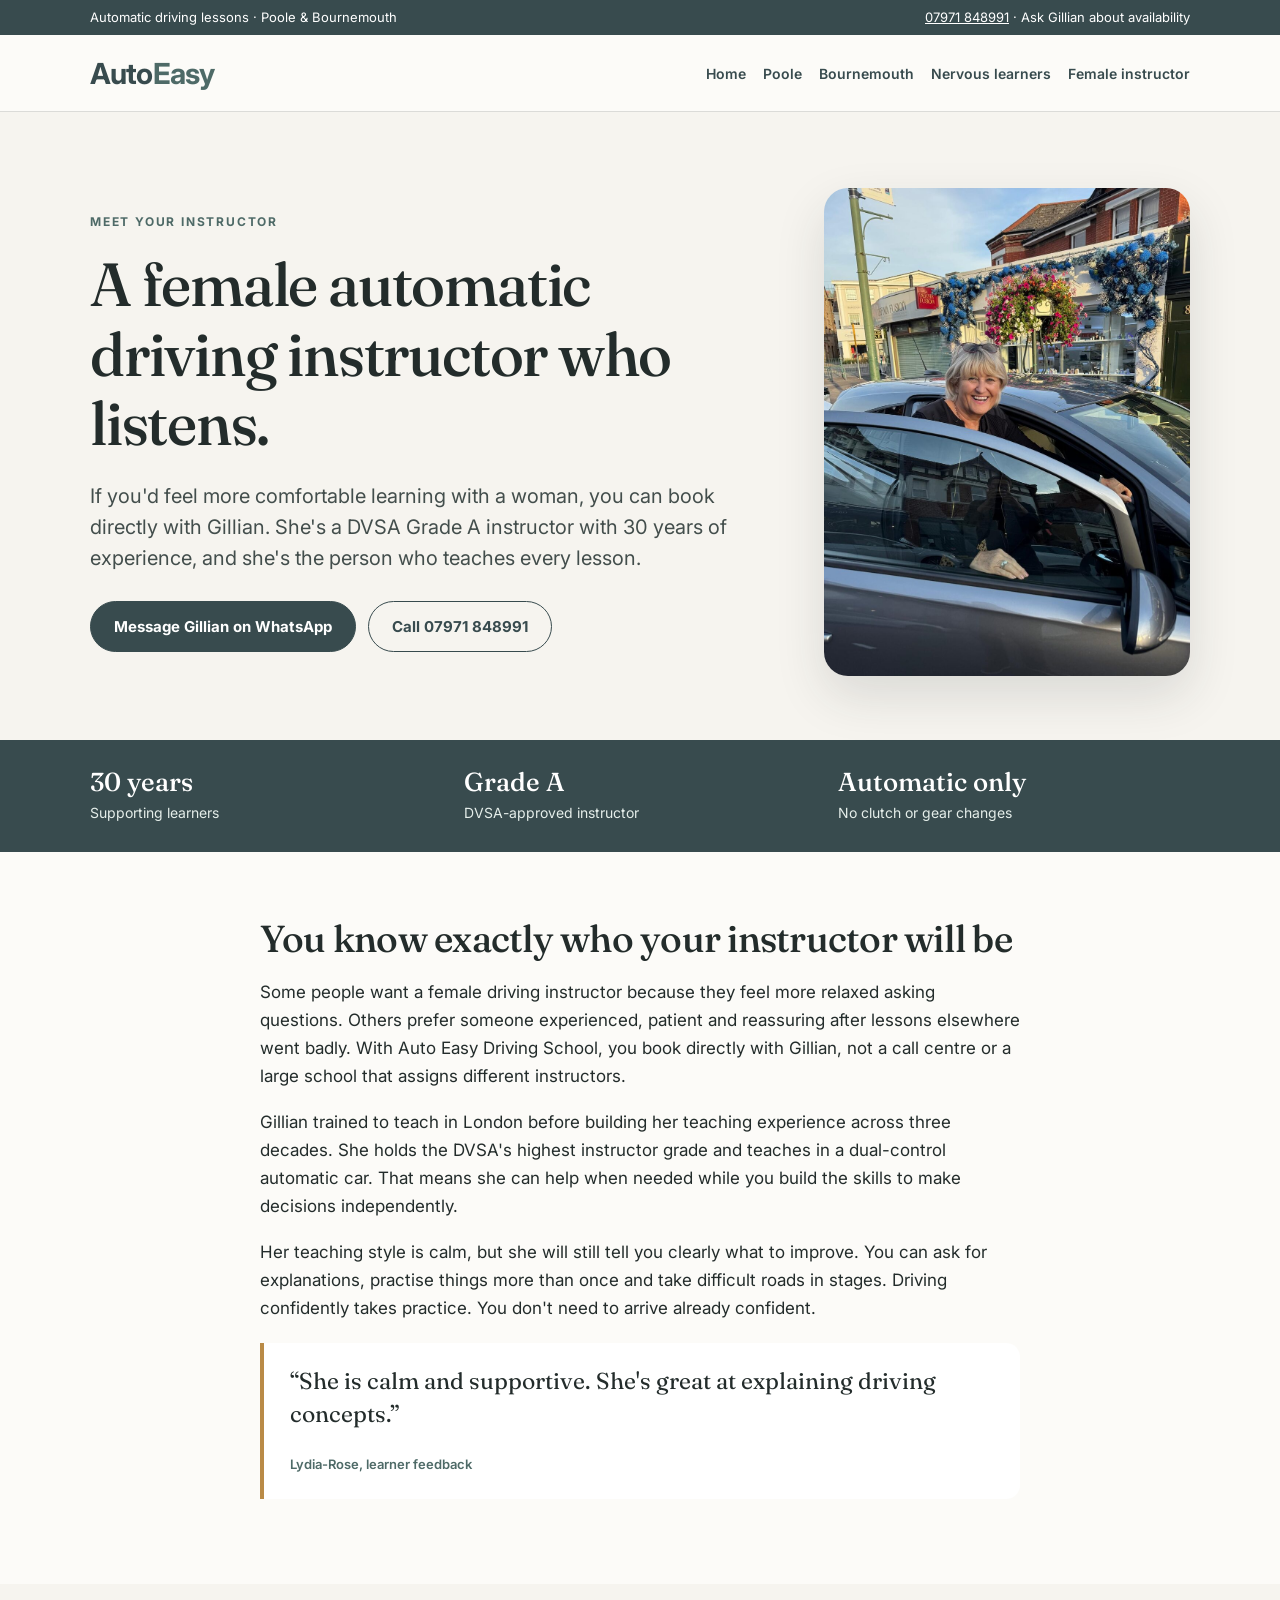
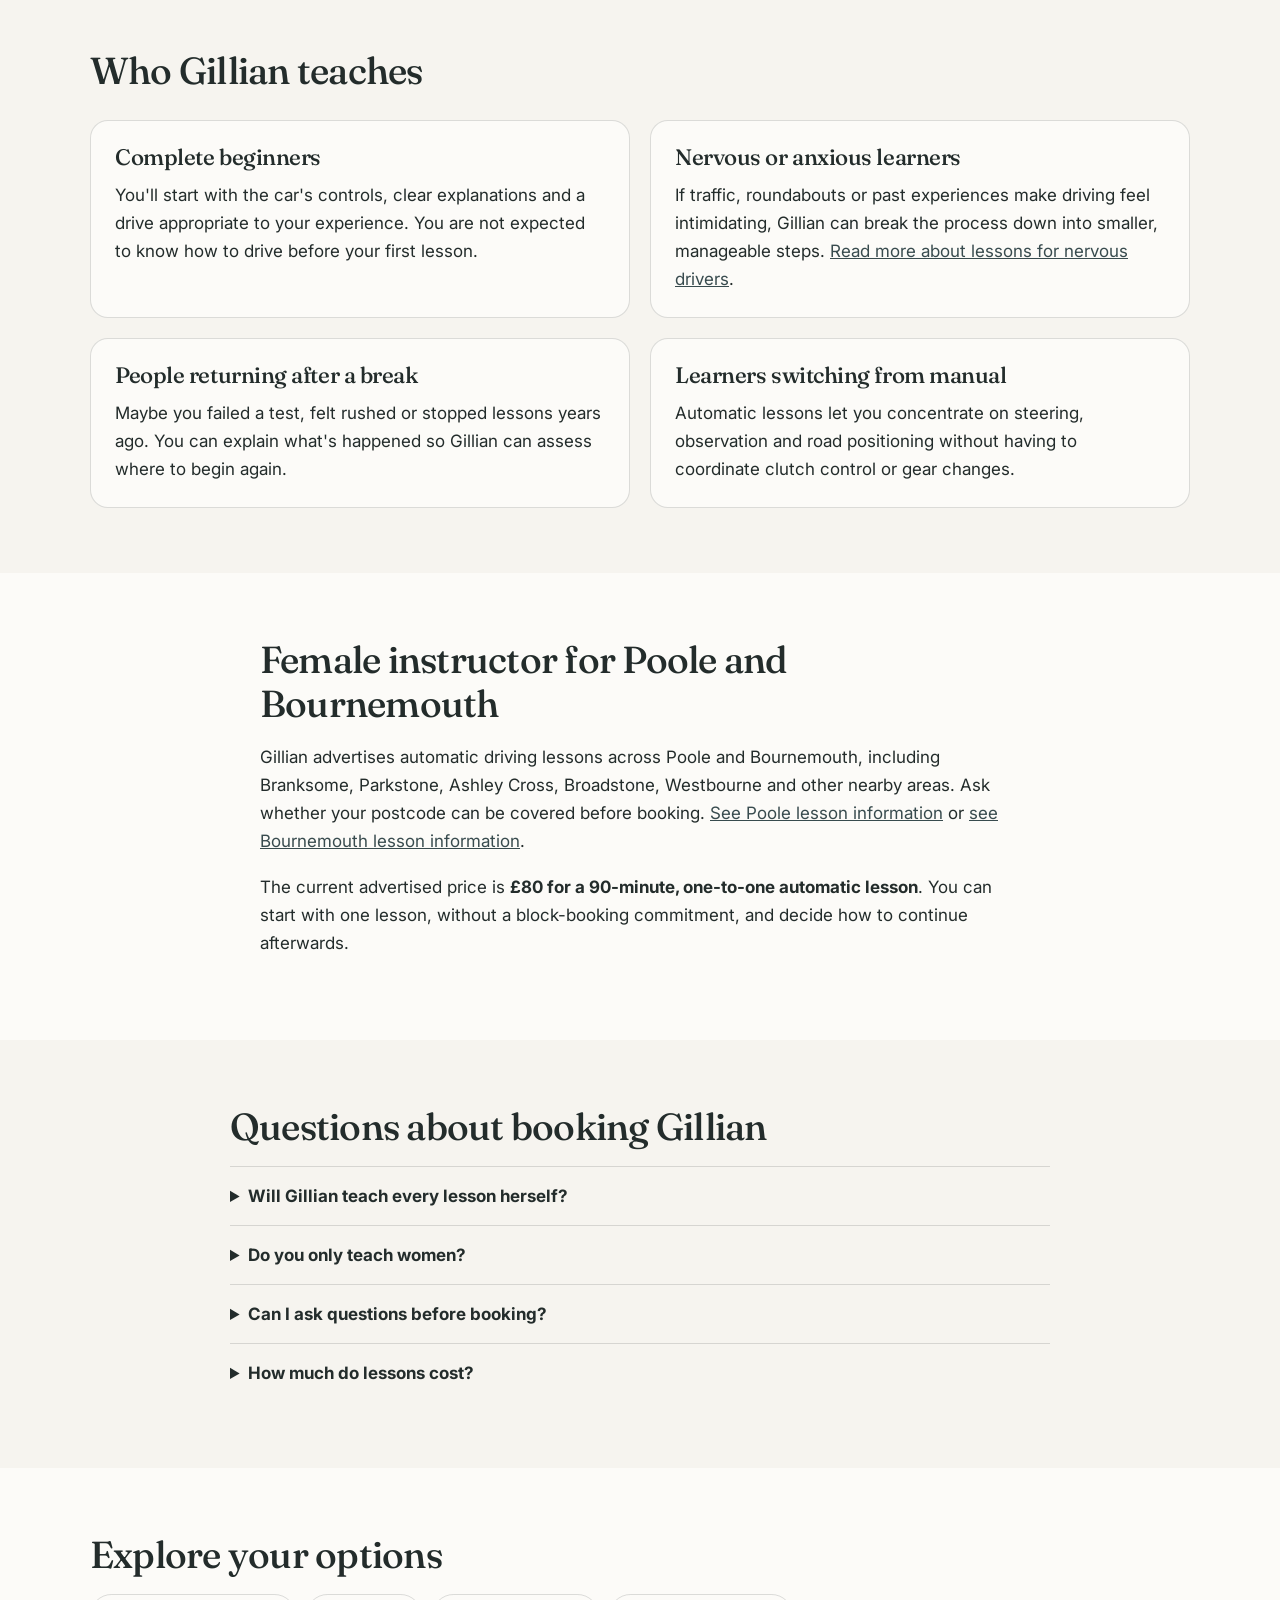
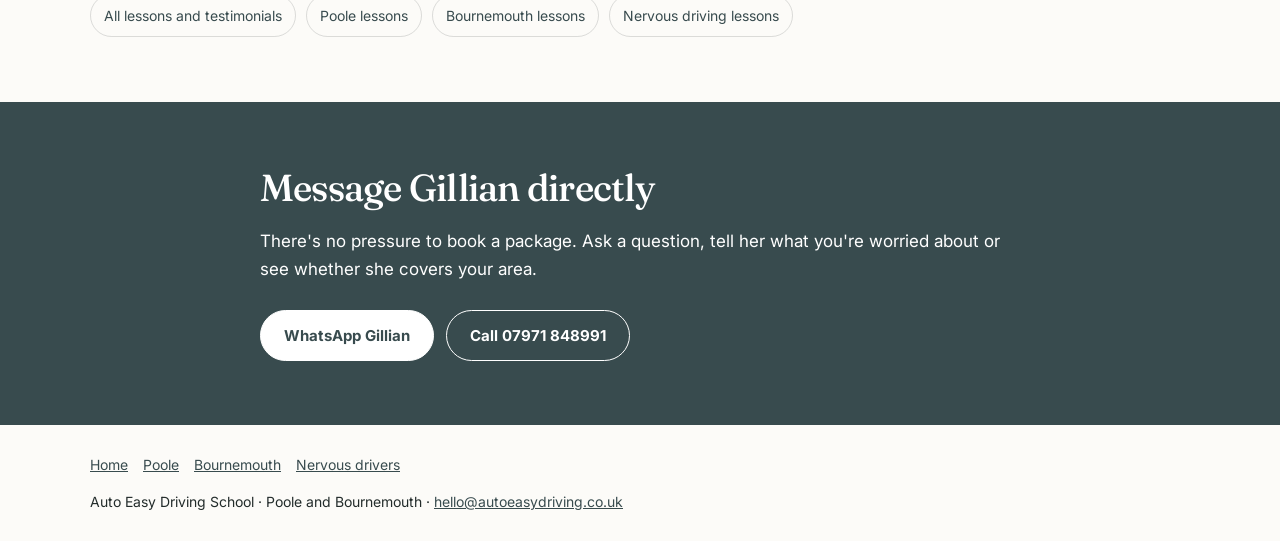
<file: female-driving-instructor/index.html>
<!doctype html>
<html lang="en-GB">
<head><meta charset="utf-8"><meta name="viewport" content="width=device-width,initial-scale=1"><title>Female Driving Instructor Poole & Bournemouth | Auto Easy</title>
<meta name="description" content="Learn with Gillian Lee, a patient female automatic driving instructor serving Poole and Bournemouth. DVSA Grade A, 30 years' experience, £80 for 90 minutes.">
<link rel="canonical" href="https://autoeasydriving.co.uk/female-driving-instructor/">
<meta property="og:type" content="website"><meta property="og:locale" content="en_GB"><meta property="og:site_name" content="Auto Easy Driving School">
<meta property="og:title" content="Female Driving Instructor Poole & Bournemouth | Auto Easy"><meta property="og:description" content="Learn with Gillian Lee, a patient female automatic driving instructor serving Poole and Bournemouth. DVSA Grade A, 30 years' experience, £80 for 90 minutes."><meta property="og:url" content="https://autoeasydriving.co.uk/female-driving-instructor/"><meta property="og:image" content="https://autoeasydriving.co.uk/images/gillian-new-hero.jpg">
<meta name="twitter:card" content="summary_large_image">
<link rel="preconnect" href="https://fonts.googleapis.com"><link rel="preconnect" href="https://fonts.gstatic.com" crossorigin>
<link href="https://fonts.googleapis.com/css2?family=Fraunces:wght@400;500;600&family=Inter:wght@400;500;600;700&display=swap" rel="stylesheet"><link rel="stylesheet" href="/pages.css">
<script type="application/ld+json">{"@context":"https://schema.org","@type":"Service","name":"Automatic driving lessons with a female instructor in Poole and Bournemouth","serviceType":"Automatic driving tuition","provider":{"@id":"https://autoeasydriving.co.uk/#business","@type":"DrivingSchool","name":"Auto Easy Driving School","telephone":"+447971848991","url":"https://autoeasydriving.co.uk/"},"areaServed":[{"@type":"Place","name":"Poole, Dorset, UK"},{"@type":"Place","name":"Bournemouth, Dorset, UK"}],"offers":{"@type":"Offer","price":"80","priceCurrency":"GBP","description":"90-minute individual automatic driving lesson"}}</script>
</head>
<body>
<div class="topbar"><div class="container">Automatic driving lessons · Poole &amp; Bournemouth <span><a href="tel:+447971848991">07971 848991</a> · Ask Gillian about availability</span></div></div>
<header class="site-head"><div class="container head-row"><a class="brand" href="/" aria-label="Auto Easy Driving School home">Auto<span>Easy</span></a>
<nav class="menu" aria-label="Main navigation"><a href="/">Home</a><a href="/automatic-driving-lessons-poole/">Poole</a><a href="/automatic-driving-lessons-bournemouth/">Bournemouth</a><a href="/nervous-drivers/">Nervous learners</a><a href="/female-driving-instructor/">Female instructor</a></nav>
</div></header>
<main>
<section class="hero"><div class="container hero-grid"><div>
<p class="eyebrow">Meet your instructor</p><h1>A female automatic driving instructor who listens.</h1>
<p class="intro">If you'd feel more comfortable learning with a woman, you can book directly with Gillian. She's a DVSA Grade A instructor with 30 years of experience, and she's the person who teaches every lesson.</p>
<div class="actions"><a class="button primary" href="https://wa.me/447971848991?text=Hi%20Gillian%2C%20I%27m%20looking%20for%20automatic%20driving%20lessons%20with%20a%20female%20instructor.">Message Gillian on WhatsApp</a><a class="button secondary" href="tel:+447971848991">Call 07971 848991</a></div>
</div><img class="photo" src="/images/gillian-new-hero.jpg" width="1000" height="1333" fetchpriority="high" alt="Gillian Lee, female automatic driving instructor serving Poole and Bournemouth"></div></section>
<section class="facts"><div class="container fact-grid"><div><strong>30 years</strong><span>Supporting learners</span></div><div><strong>Grade A</strong><span>DVSA-approved instructor</span></div><div><strong>Automatic only</strong><span>No clutch or gear changes</span></div></div></section>
<section class="section"><div class="container body-copy">
<h2>You know exactly who your instructor will be</h2>
<p>Some people want a female driving instructor because they feel more relaxed asking questions. Others prefer someone experienced, patient and reassuring after lessons elsewhere went badly. With Auto Easy Driving School, you book directly with Gillian, not a call centre or a large school that assigns different instructors.</p>
<p>Gillian trained to teach in London before building her teaching experience across three decades. She holds the DVSA's highest instructor grade and teaches in a dual-control automatic car. That means she can help when needed while you build the skills to make decisions independently.</p>
<p>Her teaching style is calm, but she will still tell you clearly what to improve. You can ask for explanations, practise things more than once and take difficult roads in stages. Driving confidently takes practice. You don't need to arrive already confident.</p>
<blockquote class="quote"><p>“She is calm and supportive. She's great at explaining driving concepts.”</p><cite>Lydia-Rose, learner feedback</cite></blockquote>
</div></section>
<section class="section tint"><div class="container"><h2>Who Gillian teaches</h2><div class="grid">
<article class="panel"><h3>Complete beginners</h3><p>You'll start with the car's controls, clear explanations and a drive appropriate to your experience. You are not expected to know how to drive before your first lesson.</p></article>
<article class="panel"><h3>Nervous or anxious learners</h3><p>If traffic, roundabouts or past experiences make driving feel intimidating, Gillian can break the process down into smaller, manageable steps. <a href="/nervous-drivers/">Read more about lessons for nervous drivers</a>.</p></article>
<article class="panel"><h3>People returning after a break</h3><p>Maybe you failed a test, felt rushed or stopped lessons years ago. You can explain what's happened so Gillian can assess where to begin again.</p></article>
<article class="panel"><h3>Learners switching from manual</h3><p>Automatic lessons let you concentrate on steering, observation and road positioning without having to coordinate clutch control or gear changes.</p></article>
</div></div></section>
<section class="section"><div class="container body-copy">
<h2>Female instructor for Poole and Bournemouth</h2><p>Gillian advertises automatic driving lessons across Poole and Bournemouth, including Branksome, Parkstone, Ashley Cross, Broadstone, Westbourne and other nearby areas. Ask whether your postcode can be covered before booking. <a href="/automatic-driving-lessons-poole/">See Poole lesson information</a> or <a href="/automatic-driving-lessons-bournemouth/">see Bournemouth lesson information</a>.</p>
<p>The current advertised price is <strong>£80 for a 90-minute, one-to-one automatic lesson</strong>. You can start with one lesson, without a block-booking commitment, and decide how to continue afterwards.</p>
</div></section>
<section class="section tint"><div class="container faqs"><h2>Questions about booking Gillian</h2>
<details><summary>Will Gillian teach every lesson herself?</summary><p>Yes. Auto Easy Driving School is centred on one instructor, Gillian Lee, and her one-to-one automatic lessons.</p></details>
<details><summary>Do you only teach women?</summary><p>No. Gillian teaches people of any gender who want calm, experienced automatic driving tuition.</p></details>
<details><summary>Can I ask questions before booking?</summary><p>Yes. Tell Gillian where you live, your driving experience and anything that concerns you. She can confirm coverage and whether the lessons suit your needs.</p></details>
<details><summary>How much do lessons cost?</summary><p>The advertised rate is £80 per 90-minute lesson, booked one lesson at a time. Confirm current arrangements directly with Gillian.</p></details>
</div></section>
<section class="section"><div class="container"><h2>Explore your options</h2><nav class="related" aria-label="Related pages"><a href="/">All lessons and testimonials</a><a href="/automatic-driving-lessons-poole/">Poole lessons</a><a href="/automatic-driving-lessons-bournemouth/">Bournemouth lessons</a><a href="/nervous-drivers/">Nervous driving lessons</a></nav></div></section>
<section class="contact"><div class="container body-copy"><h2>Message Gillian directly</h2><p>There's no pressure to book a package. Ask a question, tell her what you're worried about or see whether she covers your area.</p><div class="actions"><a class="button primary" href="https://wa.me/447971848991?text=Hi%20Gillian%2C%20I%27m%20looking%20for%20automatic%20driving%20lessons%20with%20a%20female%20instructor.">WhatsApp Gillian</a><a class="button secondary" href="tel:+447971848991">Call 07971 848991</a></div></div></section>
</main>
<footer class="site-foot"><div class="container"><nav aria-label="Footer navigation"><a href="/">Home</a><a href="/automatic-driving-lessons-poole/">Poole</a><a href="/automatic-driving-lessons-bournemouth/">Bournemouth</a><a href="/nervous-drivers/">Nervous drivers</a></nav><p>Auto Easy Driving School · Poole and Bournemouth · <a href="mailto:hello@autoeasydriving.co.uk">hello@autoeasydriving.co.uk</a></p></div></footer>
</body></html>
</file>
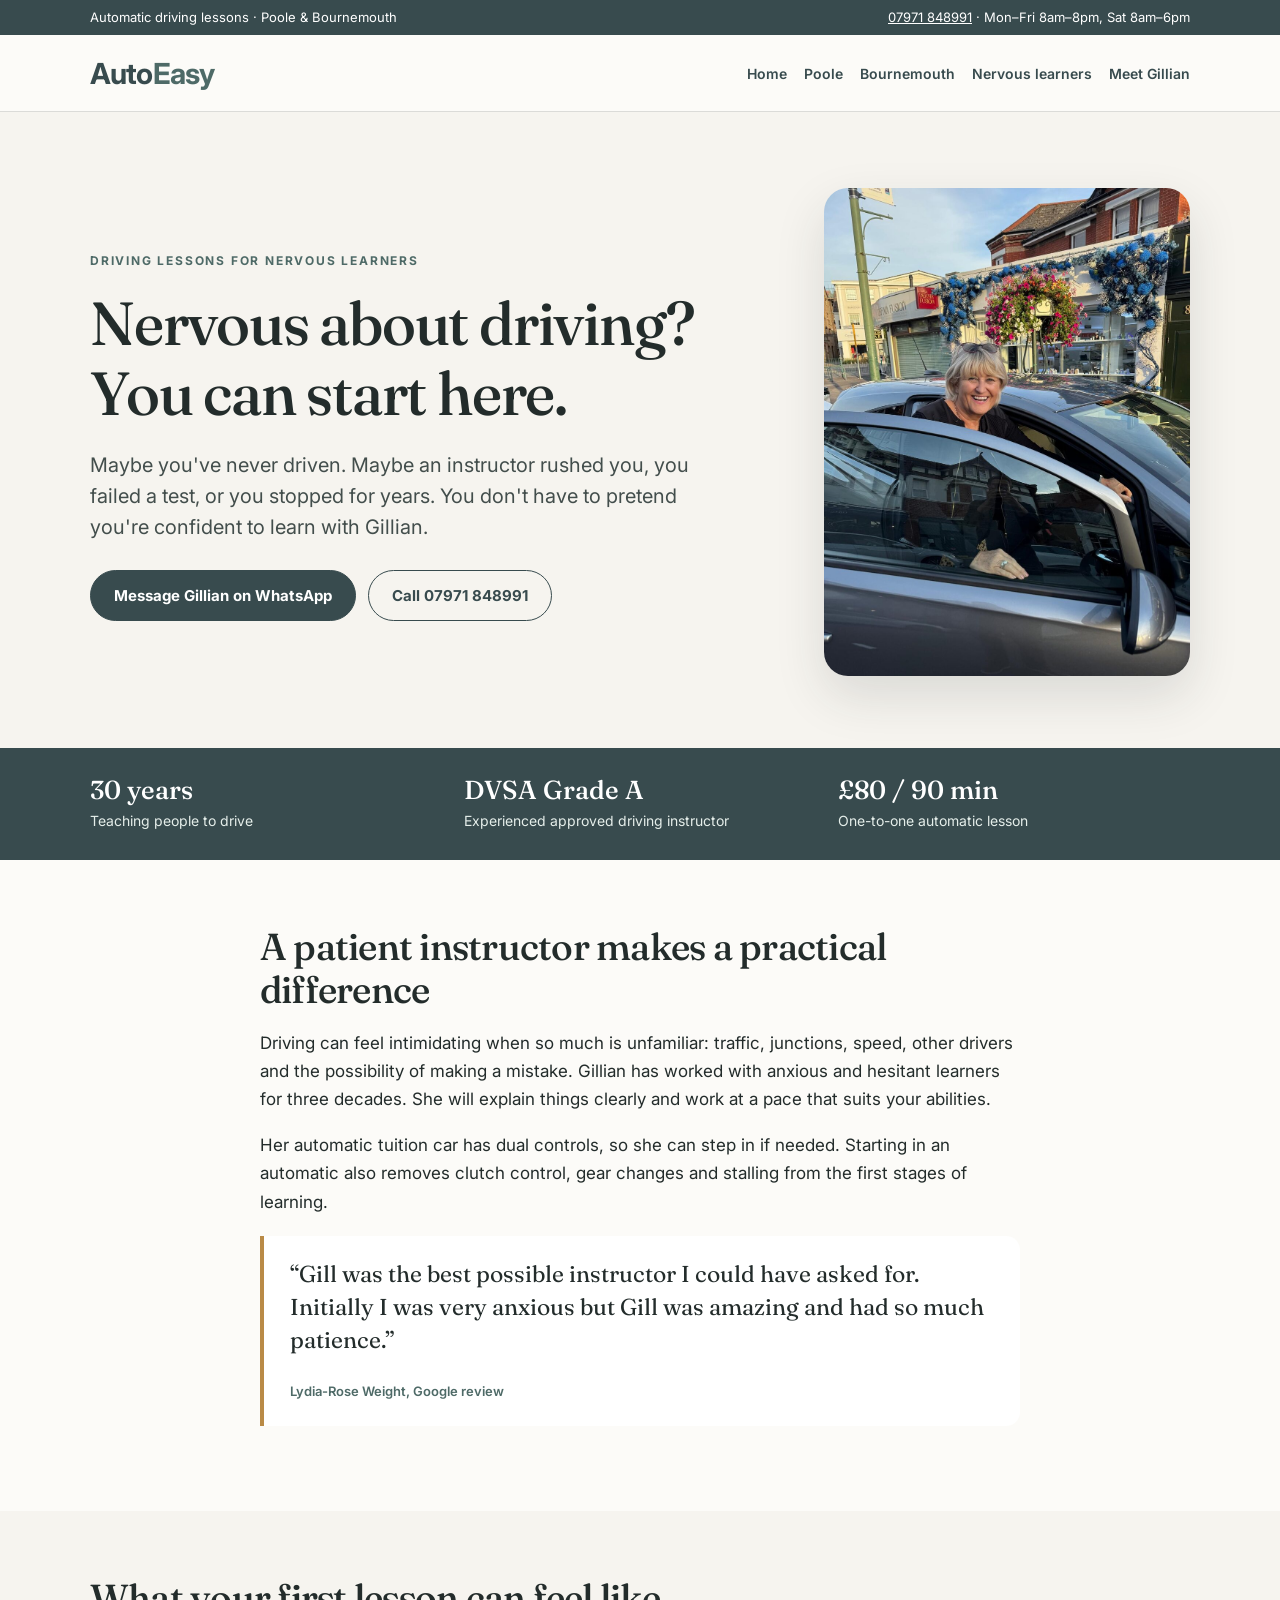
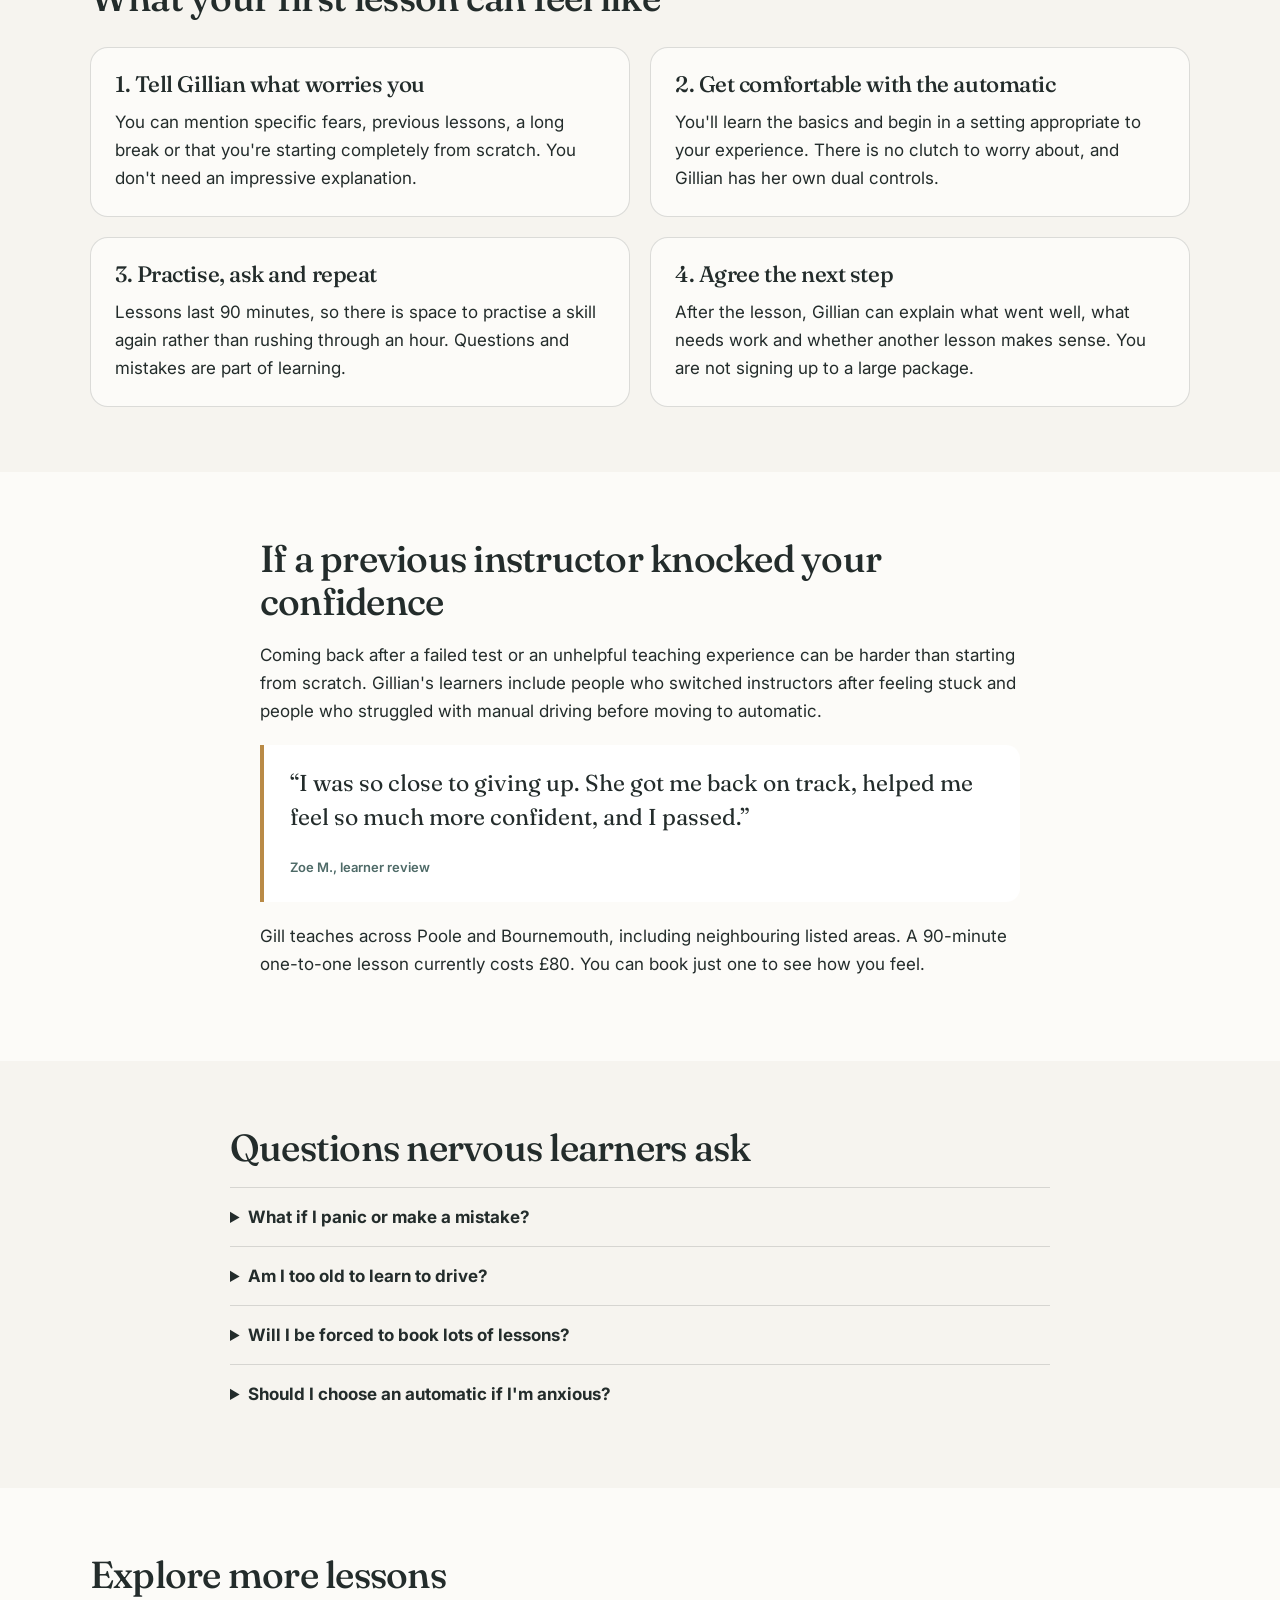
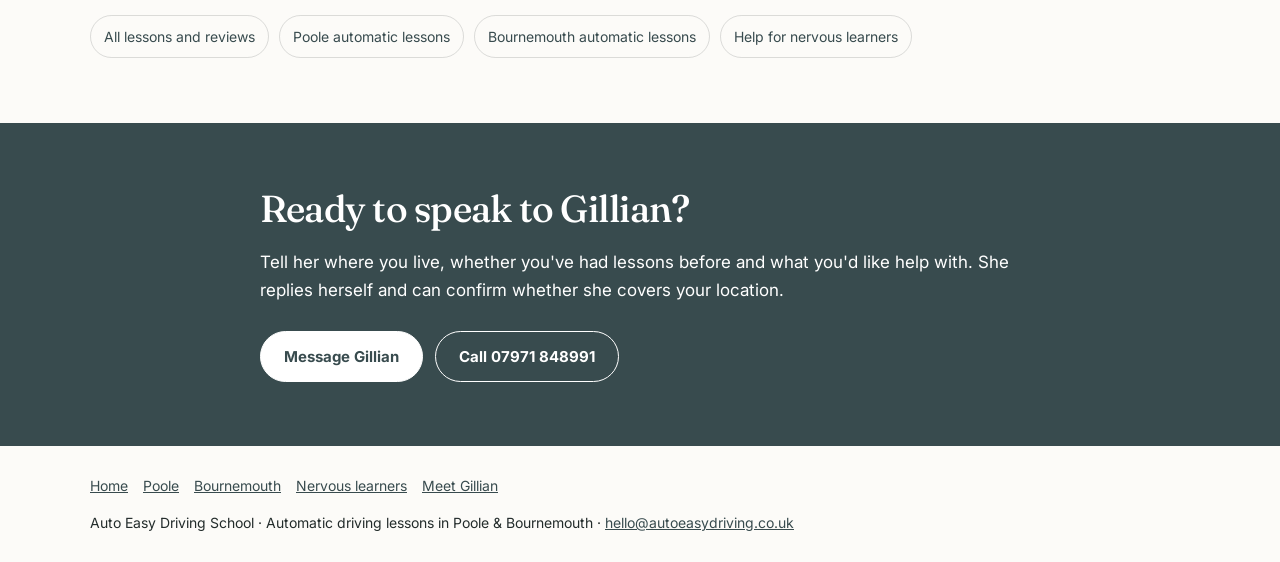
<file: nervous-drivers/index.html>
<!doctype html>
<html lang="en-GB"><head><meta charset="utf-8"><meta name="viewport" content="width=device-width,initial-scale=1"><title>Nervous Driving Lessons | Poole & Bournemouth | Auto Easy</title><meta name="description" content="Nervous about driving, failed before or lost confidence? Calm automatic driving lessons in Poole and Bournemouth with Gillian, DVSA Grade A, 30 years teaching."><link rel="canonical" href="https://autoeasydriving.co.uk/nervous-drivers/"><meta property="og:type" content="website"><meta property="og:locale" content="en_GB"><meta property="og:site_name" content="Auto Easy Driving School"><meta property="og:title" content="Nervous Driving Lessons | Poole & Bournemouth | Auto Easy"><meta property="og:description" content="Nervous about driving, failed before or lost confidence? Calm automatic driving lessons in Poole and Bournemouth with Gillian, DVSA Grade A, 30 years teaching."><meta property="og:url" content="https://autoeasydriving.co.uk/nervous-drivers/"><meta property="og:image" content="https://autoeasydriving.co.uk/images/gillian-new-hero.jpg"><meta name="twitter:card" content="summary_large_image"><link rel="preconnect" href="https://fonts.googleapis.com"><link rel="preconnect" href="https://fonts.gstatic.com" crossorigin><link href="https://fonts.googleapis.com/css2?family=Fraunces:wght@400;500;600&family=Inter:wght@400;500;600;700&display=swap" rel="stylesheet"><link rel="stylesheet" href="/pages.css"><script type="application/ld+json">{"@context":"https://schema.org","@type":"Service","name":"Driving lessons for nervous learners","serviceType":"Automatic driving instruction","provider":{"@type":"DrivingSchool","name":"Auto Easy Driving School","url":"https://autoeasydriving.co.uk/","telephone":"+447971848991"},"areaServed":[{"@type":"Place","name":"Poole, Dorset, UK"},{"@type":"Place","name":"Bournemouth, Dorset, UK"}],"offers":{"@type":"Offer","price":"80","priceCurrency":"GBP","description":"90-minute one-to-one automatic driving lesson"}}</script></head>
<body><div class="topbar"><div class="container">Automatic driving lessons · Poole &amp; Bournemouth <span><a href="tel:+447971848991">07971 848991</a> · Mon–Fri 8am–8pm, Sat 8am–6pm</span></div></div><header class="site-head"><div class="container head-row"><a class="brand" href="/" aria-label="Auto Easy Driving School home">Auto<span>Easy</span></a><nav class="menu" aria-label="Main navigation"><a href="/">Home</a><a href="/automatic-driving-lessons-poole/">Poole</a><a href="/automatic-driving-lessons-bournemouth/">Bournemouth</a><a href="/nervous-drivers/">Nervous learners</a><a href="/#about">Meet Gillian</a></nav></div></header><main><section class="hero"><div class="container hero-grid"><div><p class="eyebrow">Driving lessons for nervous learners</p><h1>Nervous about driving? You can start here.</h1><p class="intro">Maybe you've never driven. Maybe an instructor rushed you, you failed a test, or you stopped for years. You don't have to pretend you're confident to learn with Gillian.</p><div class="actions"><a class="button primary" href="https://wa.me/447971848991?text=Hi%20Gillian%2C%20I%27d%20like%20to%20ask%20about%20automatic%20driving%20lessons.">Message Gillian on WhatsApp</a><a class="button secondary" href="tel:+447971848991">Call 07971 848991</a></div></div><div><img class="photo" src="/images/gillian-new-hero.jpg" width="1000" height="1333" alt="Gillian Lee provides patient automatic driving tuition for nervous learners" fetchpriority="high" decoding="async"></div></div></section><section class="facts"><div class="container fact-grid"><div><strong>30 years</strong><span>Teaching people to drive</span></div><div><strong>DVSA Grade A</strong><span>Experienced approved driving instructor</span></div><div><strong>£80 / 90 min</strong><span>One-to-one automatic lesson</span></div></div></section><section class="section"><div class="container body-copy"><h2>A patient instructor makes a practical difference</h2><p>Driving can feel intimidating when so much is unfamiliar: traffic, junctions, speed, other drivers and the possibility of making a mistake. Gillian has worked with anxious and hesitant learners for three decades. She will explain things clearly and work at a pace that suits your abilities.</p><p>Her automatic tuition car has dual controls, so she can step in if needed. Starting in an automatic also removes clutch control, gear changes and stalling from the first stages of learning.</p><blockquote class="quote"><p>“Gill was the best possible instructor I could have asked for. Initially I was very anxious but Gill was amazing and had so much patience.”</p><cite>Lydia-Rose Weight, Google review</cite></blockquote></div></section><section class="section tint"><div class="container"><h2>What your first lesson can feel like</h2><div class="grid"><article class="panel"><h3>1. Tell Gillian what worries you</h3><p>You can mention specific fears, previous lessons, a long break or that you're starting completely from scratch. You don't need an impressive explanation.</p></article><article class="panel"><h3>2. Get comfortable with the automatic</h3><p>You'll learn the basics and begin in a setting appropriate to your experience. There is no clutch to worry about, and Gillian has her own dual controls.</p></article><article class="panel"><h3>3. Practise, ask and repeat</h3><p>Lessons last 90 minutes, so there is space to practise a skill again rather than rushing through an hour. Questions and mistakes are part of learning.</p></article><article class="panel"><h3>4. Agree the next step</h3><p>After the lesson, Gillian can explain what went well, what needs work and whether another lesson makes sense. You are not signing up to a large package.</p></article></div></div></section><section class="section"><div class="container body-copy"><h2>If a previous instructor knocked your confidence</h2><p>Coming back after a failed test or an unhelpful teaching experience can be harder than starting from scratch. Gillian's learners include people who switched instructors after feeling stuck and people who struggled with manual driving before moving to automatic.</p><blockquote class="quote"><p>“I was so close to giving up. She got me back on track, helped me feel so much more confident, and I passed.”</p><cite>Zoe M., learner review</cite></blockquote><p>Gill teaches across Poole and Bournemouth, including neighbouring listed areas. A 90-minute one-to-one lesson currently costs £80. You can book just one to see how you feel.</p></div></section><section class="section tint"><div class="container faqs"><h2>Questions nervous learners ask</h2><details><summary>What if I panic or make a mistake?</summary><p>You can tell Gillian what is happening. Her car has dual controls and she can help you manage a situation safely. You won't be expected to know everything at the start.</p></details><details><summary>Am I too old to learn to drive?</summary><p>No. People learn at different ages, and Gillian has helped adults return after years away from driving lessons.</p></details><details><summary>Will I be forced to book lots of lessons?</summary><p>No. The current advertised arrangement is one £80, 90-minute lesson at a time, without a contract or upfront block booking.</p></details><details><summary>Should I choose an automatic if I'm anxious?</summary><p>An automatic can reduce the number of tasks you're juggling while learning. It won't remove the need for observation and safe decisions, but many learners prefer it because there's no clutch or gear shifting.</p></details></div></section><section class="section"><div class="container"><h2>Explore more lessons</h2><nav class="related" aria-label="Related lesson pages"><a href="/">All lessons and reviews</a><a href="/automatic-driving-lessons-poole/">Poole automatic lessons</a><a href="/automatic-driving-lessons-bournemouth/">Bournemouth automatic lessons</a><a href="/nervous-drivers/">Help for nervous learners</a></nav></div></section><section class="contact"><div class="container body-copy"><h2>Ready to speak to Gillian?</h2><p>Tell her where you live, whether you've had lessons before and what you'd like help with. She replies herself and can confirm whether she covers your location.</p><div class="actions"><a class="button primary" href="https://wa.me/447971848991?text=Hi%20Gillian%2C%20I%27d%20like%20to%20ask%20about%20automatic%20driving%20lessons.">Message Gillian</a><a class="button secondary" href="tel:+447971848991">Call 07971 848991</a></div></div></section></main><footer class="site-foot"><div class="container"><nav aria-label="Footer navigation"><a href="/">Home</a><a href="/automatic-driving-lessons-poole/">Poole</a><a href="/automatic-driving-lessons-bournemouth/">Bournemouth</a><a href="/nervous-drivers/">Nervous learners</a><a href="/#about">Meet Gillian</a></nav><p>Auto Easy Driving School · Automatic driving lessons in Poole &amp; Bournemouth · <a href="mailto:hello@autoeasydriving.co.uk">hello@autoeasydriving.co.uk</a></p></div></footer></body></html>
</file>
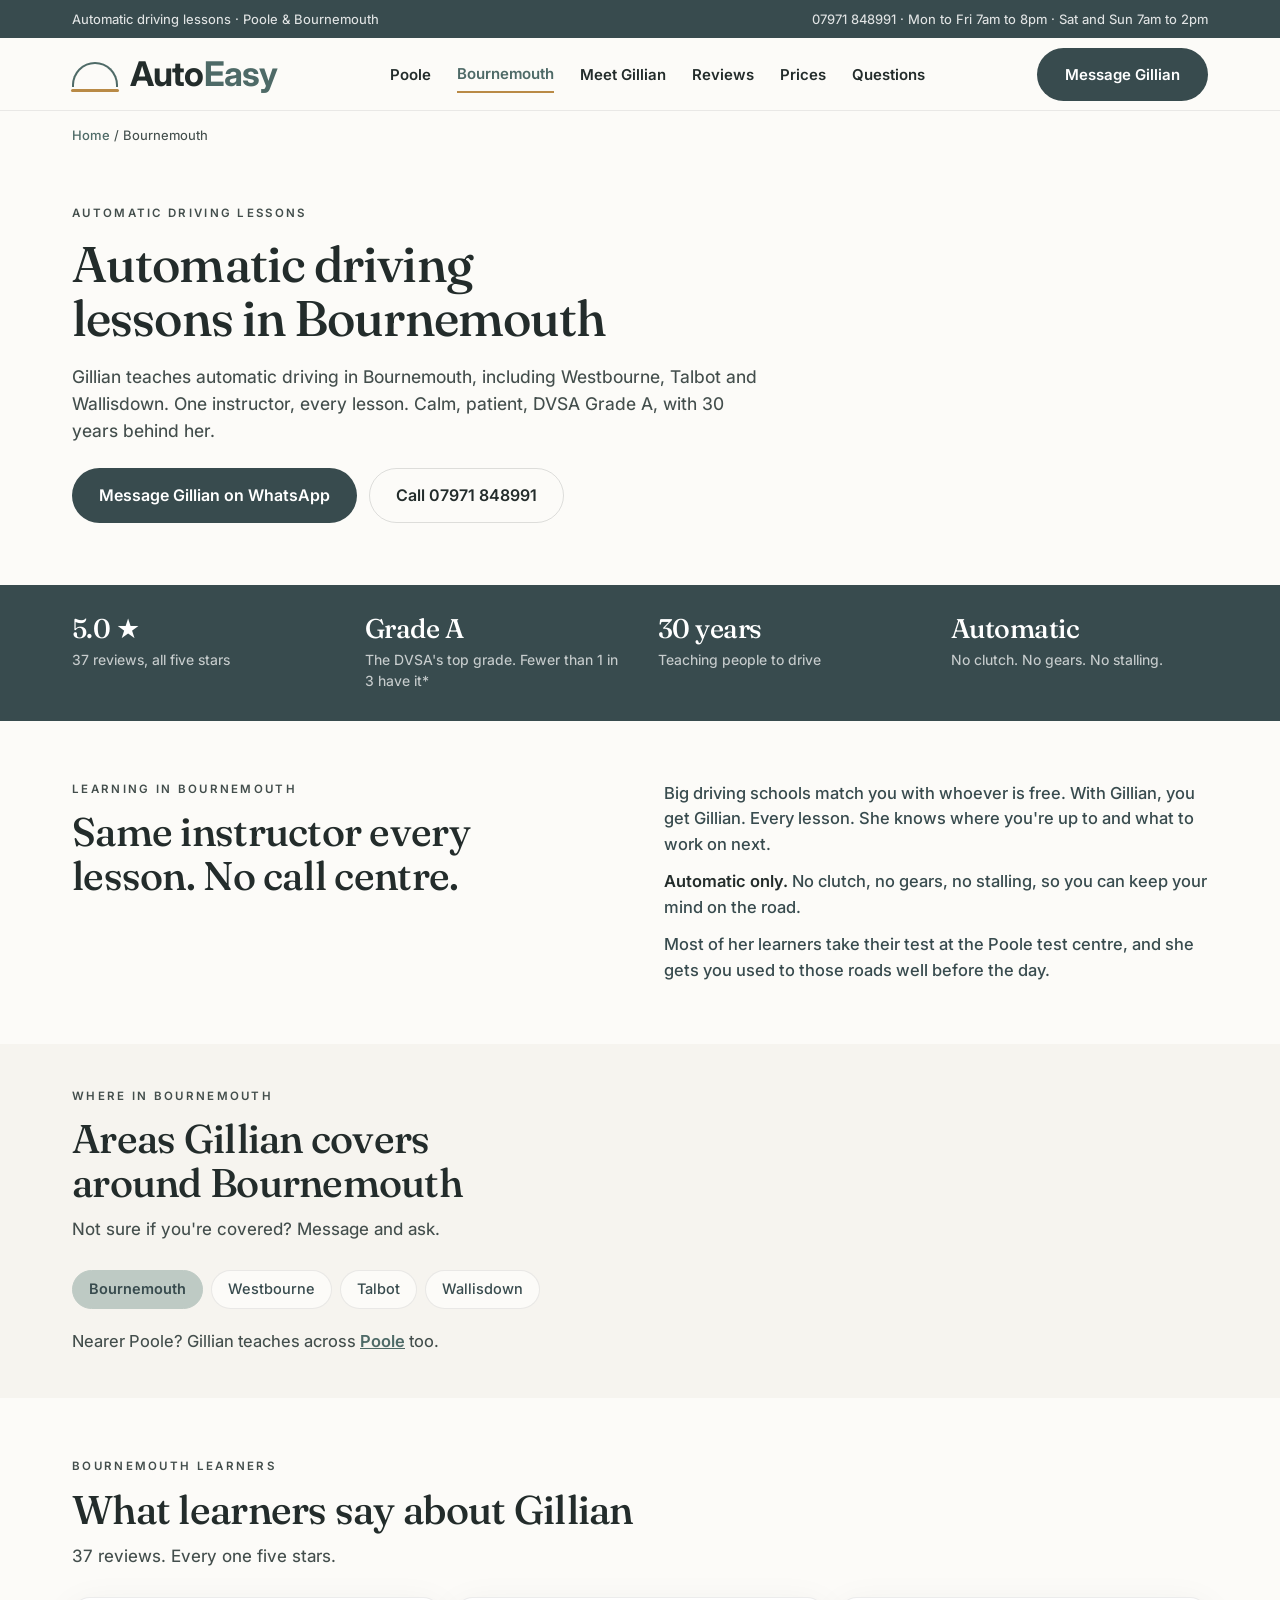
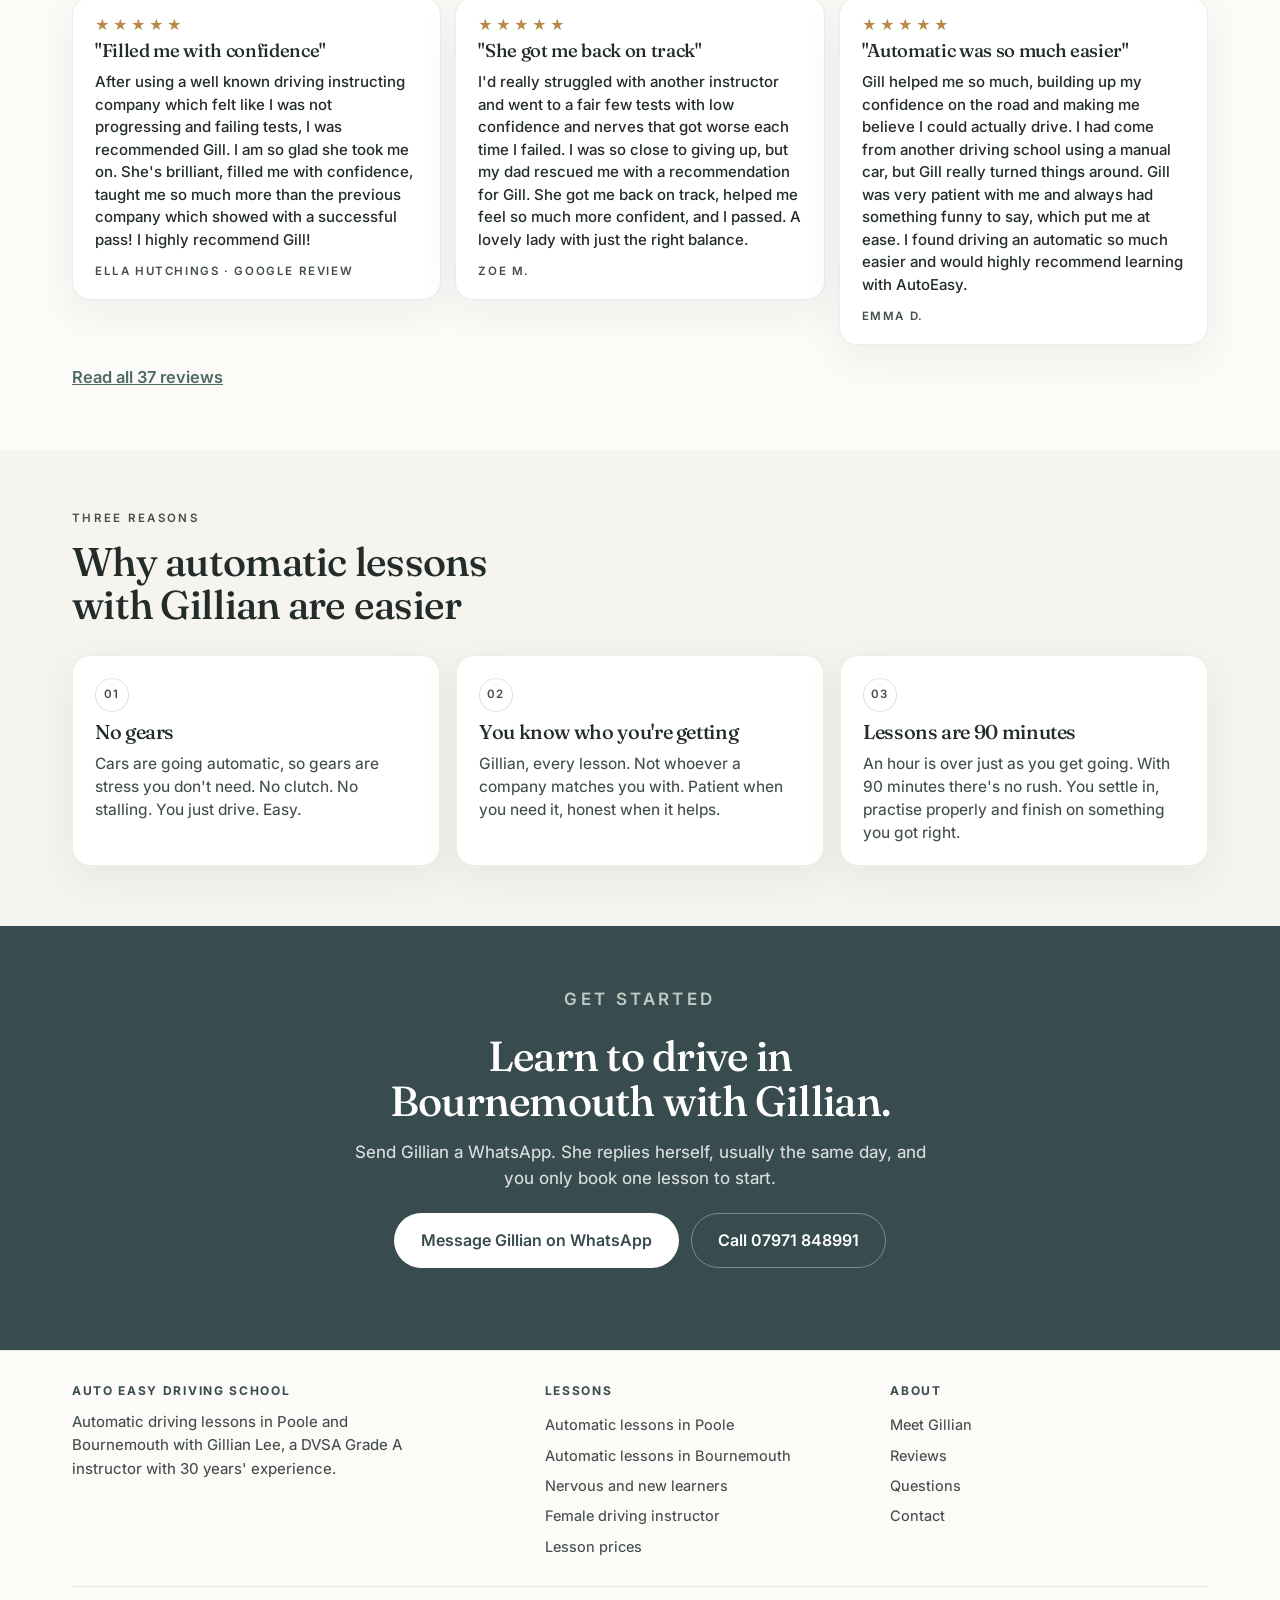
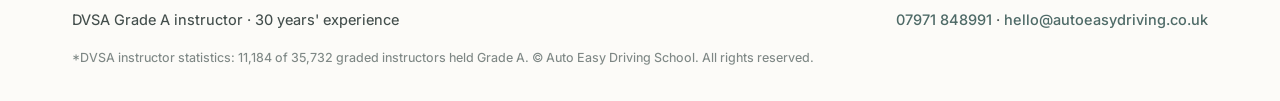
<file: automatic-driving-lessons-bournemouth.html>
<!DOCTYPE html>
<html lang="en-GB">
<head>
<meta charset="utf-8">
<meta name="viewport" content="width=device-width,initial-scale=1,viewport-fit=cover">
<title>Automatic Driving Lessons in Bournemouth | Auto Easy</title>
<meta name="description" content="Automatic driving lessons in Bournemouth with Gillian, a calm DVSA Grade A instructor with 30 years' experience. Westbourne, Talbot, Wallisdown and nearby.">
<link rel="canonical" href="https://autoeasydriving.co.uk/automatic-driving-lessons-bournemouth">
<meta property="og:type" content="website">
<meta property="og:locale" content="en_GB">
<meta property="og:site_name" content="Auto Easy Driving School">
<meta property="og:title" content="Automatic Driving Lessons in Bournemouth | Auto Easy">
<meta property="og:description" content="Automatic driving lessons in Bournemouth with Gillian, a calm DVSA Grade A instructor with 30 years' experience. Westbourne, Talbot, Wallisdown and nearby.">
<meta property="og:url" content="https://autoeasydriving.co.uk/automatic-driving-lessons-bournemouth">
<meta property="og:image" content="https://autoeasydriving.co.uk/images/gillian-new-hero.jpg">
<link rel="preconnect" href="https://fonts.googleapis.com">
<link rel="preconnect" href="https://fonts.gstatic.com" crossorigin>
<link rel="stylesheet" href="https://fonts.googleapis.com/css2?family=Fraunces:ital,opsz,wght@0,9..144,400;0,9..144,500;0,9..144,600;1,9..144,400;1,9..144,500&family=Inter:wght@400..700&display=swap">
<link rel="stylesheet" href="styles.css">
<script type="application/ld+json">
{
  "@context": "https://schema.org",
  "@type": "DrivingSchool",
  "@id": "https://autoeasydriving.co.uk/#school",
  "name": "Auto Easy Driving School",
  "description": "Automatic driving lessons in Poole and Bournemouth with a DVSA Grade A approved driving instructor with 30 years' experience.",
  "url": "https://autoeasydriving.co.uk/",
  "telephone": "+447971848991",
  "email": "hello@autoeasydriving.co.uk",
  "priceRange": "££",
  "image": "https://autoeasydriving.co.uk/images/gillian-new-hero.jpg",
  "sameAs": [
    "https://www.google.com/maps?cid=3573782846472705415"
  ],
  "founder": {
    "@type": "Person",
    "name": "Gillian Lee",
    "jobTitle": "DVSA Grade A approved driving instructor"
  },
  "address": {
    "@type": "PostalAddress",
    "addressLocality": "Poole",
    "addressRegion": "Dorset",
    "addressCountry": "GB"
  },
  "geo": {
    "@type": "GeoCoordinates",
    "latitude": 50.7192,
    "longitude": -1.988
  },
  "areaServed": [
    {
      "@type": "City",
      "name": "Bournemouth"
    },
    {
      "@type": "Place",
      "name": "Westbourne"
    },
    {
      "@type": "Place",
      "name": "Talbot"
    },
    {
      "@type": "Place",
      "name": "Wallisdown"
    }
  ],
  "openingHoursSpecification": [
    {
      "@type": "OpeningHoursSpecification",
      "dayOfWeek": [
        "Monday",
        "Tuesday",
        "Wednesday",
        "Thursday",
        "Friday"
      ],
      "opens": "07:00",
      "closes": "20:00"
    },
    {
      "@type": "OpeningHoursSpecification",
      "dayOfWeek": [
        "Saturday",
        "Sunday"
      ],
      "opens": "07:00",
      "closes": "14:00"
    }
  ],
  "makesOffer": {
    "@type": "Offer",
    "itemOffered": {
      "@type": "Service",
      "name": "Automatic driving lesson",
      "description": "90 minute automatic driving lesson"
    },
    "price": "80.00",
    "priceCurrency": "GBP"
  }
}
</script>
<script type="application/ld+json">
{
  "@context": "https://schema.org",
  "@type": "BreadcrumbList",
  "itemListElement": [
    {
      "@type": "ListItem",
      "position": 1,
      "name": "Home",
      "item": "https://autoeasydriving.co.uk/"
    },
    {
      "@type": "ListItem",
      "position": 2,
      "name": "Bournemouth",
      "item": "https://autoeasydriving.co.uk/automatic-driving-lessons-bournemouth"
    }
  ]
}
</script>
</head>
<body>
<div class="topbar">
  <div class="wrap">
    <span>Automatic driving lessons &middot; Poole &amp; Bournemouth</span>
    <span>07971 848991 &middot; Mon to Fri 7am to 8pm &middot; Sat and Sun 7am to 2pm</span>
  </div>
</div>

<header class="site-head">
  <div class="wrap head-row">
    <a class="brand" href="index.html" aria-label="Auto Easy Driving School home"><span class="brand-mark"></span><span class="brand-name">Auto<em>Easy</em></span></a>
    <nav class="nav" aria-label="Main">
      <a href="automatic-driving-lessons-poole.html">Poole</a>
      <a href="automatic-driving-lessons-bournemouth.html" aria-current="page">Bournemouth</a>
      <a href="meet-gillian.html">Meet Gillian</a>
      <a href="reviews.html">Reviews</a>
      <a href="prices.html">Prices</a>
      <a href="questions.html">Questions</a>
    </nav>
    <a class="head-cta" href="https://wa.me/447971848991?text=Hi%20Gillian%2C%20I%27d%20like%20to%20start%20driving%20lessons.">Message Gillian</a>
  </div>
</header>
<div class="wrap breadcrumb"><a href="index.html">Home</a> <span>/</span> <span>Bournemouth</span></div>
<main>
<section class="page-hero">
  <div class="wrap">
    <p class="eyebrow">Automatic driving lessons</p>
    <h1>Automatic driving lessons in Bournemouth</h1>
    <p class="lede">Gillian teaches automatic driving in Bournemouth, including Westbourne, Talbot and Wallisdown. One instructor, every lesson. Calm, patient, DVSA Grade A, with 30 years behind her.</p>
    <div class="hero-cta">
      <a class="btn btn--solid" href="https://wa.me/447971848991?text=Hi%20Gillian%2C%20I%27d%20like%20automatic%20driving%20lessons%20in%20Bournemouth.">Message Gillian on WhatsApp</a>
      <a class="btn btn--line" href="tel:07971848991">Call 07971 848991</a>
    </div>
  </div>
</section>

<section class="trust-band">
  <div class="wrap trust-row">
    <div class="trust"><strong>5.0 &starf;</strong><span>37 reviews, all five stars</span></div>
    <div class="trust"><strong>Grade A</strong><span>The DVSA's top grade. Fewer than 1 in 3 have it*</span></div>
    <div class="trust"><strong>30 years</strong><span>Teaching people to drive</span></div>
    <div class="trust"><strong>Automatic</strong><span>No clutch. No gears. No stalling.</span></div>
  </div>
</section>

<section class="band band--paper">
  <div class="wrap split">
    <div>
      <p class="eyebrow">Learning in Bournemouth</p>
      <h2>Same instructor every lesson. No call centre.</h2>
    </div>
    <div class="split-aside">
      <p>Big driving schools match you with whoever is free. With Gillian, you get Gillian. Every lesson. She knows where you're up to and what to work on next.</p>
      <p><strong>Automatic only.</strong> No clutch, no gears, no stalling, so you can keep your mind on the road.</p>
      <p>Most of her learners take their test at the Poole test centre, and she gets you used to those roads well before the day.</p>
    </div>
  </div>
</section>

<section class="band band--tight band--cream">
  <div class="wrap">
    <div class="sec-head sec-head--wide">
      <p class="eyebrow">Where in Bournemouth</p>
      <h2>Areas Gillian covers around Bournemouth</h2>
      <p>Not sure if you're covered? Message and ask.</p>
    </div>
    <div class="areas">
      <span class="area area--key">Bournemouth</span>
      <span class="area">Westbourne</span><span class="area">Talbot</span><span class="area">Wallisdown</span>
    </div>
    <p class="after-cards">Nearer Poole? Gillian teaches across <a href="automatic-driving-lessons-poole.html">Poole</a> too.</p>
  </div>
</section>

<section class="band band--paper">
  <div class="wrap">
    <div class="sec-head sec-head--wide">
      <p class="eyebrow">Bournemouth learners</p>
      <h2>What learners say about Gillian</h2>
      <p>37 reviews. Every one five stars.</p>
    </div>
    <div class="rev-grid rev-grid--three">
<article class="rev">
  <div class="rev-stars">&starf;&starf;&starf;&starf;&starf;</div>
  <h4>"Filled me with confidence"</h4>
  <p>After using a well known driving instructing company which felt like I was not progressing and failing tests, I was recommended Gill. I am so glad she took me on. She's brilliant, filled me with confidence, taught me so much more than the previous company which showed with a successful pass! I highly recommend Gill!</p>
  <div class="rev-by">Ella Hutchings &middot; Google review</div>
</article>
<article class="rev">
  <div class="rev-stars">&starf;&starf;&starf;&starf;&starf;</div>
  <h4>"She got me back on track"</h4>
  <p>I'd really struggled with another instructor and went to a fair few tests with low confidence and nerves that got worse each time I failed. I was so close to giving up, but my dad rescued me with a recommendation for Gill. She got me back on track, helped me feel so much more confident, and I passed. A lovely lady with just the right balance.</p>
  <div class="rev-by">Zoe M.</div>
</article>
<article class="rev">
  <div class="rev-stars">&starf;&starf;&starf;&starf;&starf;</div>
  <h4>"Automatic was so much easier"</h4>
  <p>Gill helped me so much, building up my confidence on the road and making me believe I could actually drive. I had come from another driving school using a manual car, but Gill really turned things around. Gill was very patient with me and always had something funny to say, which put me at ease. I found driving an automatic so much easier and would highly recommend learning with AutoEasy.</p>
  <div class="rev-by">Emma D.</div>
</article>
    </div>
    <p class="after-cards"><a href="reviews.html">Read all 37 reviews</a></p>
  </div>
</section>
<section class="band band--cream">
  <div class="wrap">
    <div class="sec-head sec-head--wide">
      <p class="eyebrow">Three reasons</p>
      <h2>Why automatic lessons with Gillian are easier</h2>
    </div>
    <div class="types">
      <article class="type">
        <span class="type-num">01</span>
        <h3>No gears</h3>
        <p>Cars are going automatic, so gears are stress you don't need. No clutch. No stalling. You just drive. Easy.</p>
      </article>
      <article class="type">
        <span class="type-num">02</span>
        <h3>You know who you're getting</h3>
        <p>Gillian, every lesson. Not whoever a company matches you with. Patient when you need it, honest when it helps.</p>
      </article>
      <article class="type">
        <span class="type-num">03</span>
        <h3>Lessons are 90 minutes</h3>
        <p>An hour is over just as you get going. With 90 minutes there's no rush. You settle in, practise properly and finish on something you got right.</p>
      </article>
    </div>
  </div>
</section>

<section class="band band--deep">
  <div class="wrap cta-center">
    <p class="eyebrow">Get started</p>
    <h2>Learn to drive in Bournemouth with Gillian.</h2>
    <p>Send Gillian a WhatsApp. She replies herself, usually the same day, and you only book one lesson to start.</p>
    <div class="hero-cta">
      <a class="btn btn--light" href="https://wa.me/447971848991?text=Hi%20Gillian%2C%20I%27d%20like%20automatic%20driving%20lessons%20in%20Bournemouth.">Message Gillian on WhatsApp</a>
      <a class="btn btn--ghost" href="tel:07971848991">Call 07971 848991</a>
    </div>
  </div>
</section>

</main>
<footer class="site-foot">
  <div class="wrap">
    <div class="foot-top">
      <div class="foot-col foot-col--wide">
        <h4>Auto Easy Driving School</h4>
        <p class="foot-lede">Automatic driving lessons in Poole and Bournemouth with Gillian Lee, a DVSA Grade A instructor with 30 years' experience.</p>
      </div>
      <div class="foot-col">
        <h4>Lessons</h4>
        <a href="automatic-driving-lessons-poole.html">Automatic lessons in Poole</a>
        <a href="automatic-driving-lessons-bournemouth.html">Automatic lessons in Bournemouth</a>
        <a href="nervous-new-learners.html">Nervous and new learners</a>
        <a href="female-driving-instructor.html">Female driving instructor</a>
        <a href="prices.html">Lesson prices</a>
      </div>
      <div class="foot-col">
        <h4>About</h4>
        <a href="meet-gillian.html">Meet Gillian</a>
        <a href="reviews.html">Reviews</a>
        <a href="questions.html">Questions</a>
        <a href="contact.html">Contact</a>
      </div>
    </div>
    <div class="foot-row">
      <div>DVSA Grade A instructor &middot; 30 years' experience</div>
      <div><a href="tel:07971848991">07971 848991</a> &middot; <a href="mailto:hello@autoeasydriving.co.uk">hello@autoeasydriving.co.uk</a></div>
    </div>
    <div class="foot-note">*DVSA instructor statistics: 11,184 of 35,732 graded instructors held Grade A. &copy; Auto Easy Driving School. All rights reserved.</div>
  </div>
</footer>

<nav class="mobile-bar" aria-label="Contact Gillian">
  <a class="mb-wa" href="https://wa.me/447971848991?text=Hi%20Gillian%2C%20I%27d%20like%20to%20start%20driving%20lessons.">WhatsApp Gillian</a>
  <a class="mb-call" href="tel:07971848991">Call</a>
</nav>
</body>
</html>
</file>
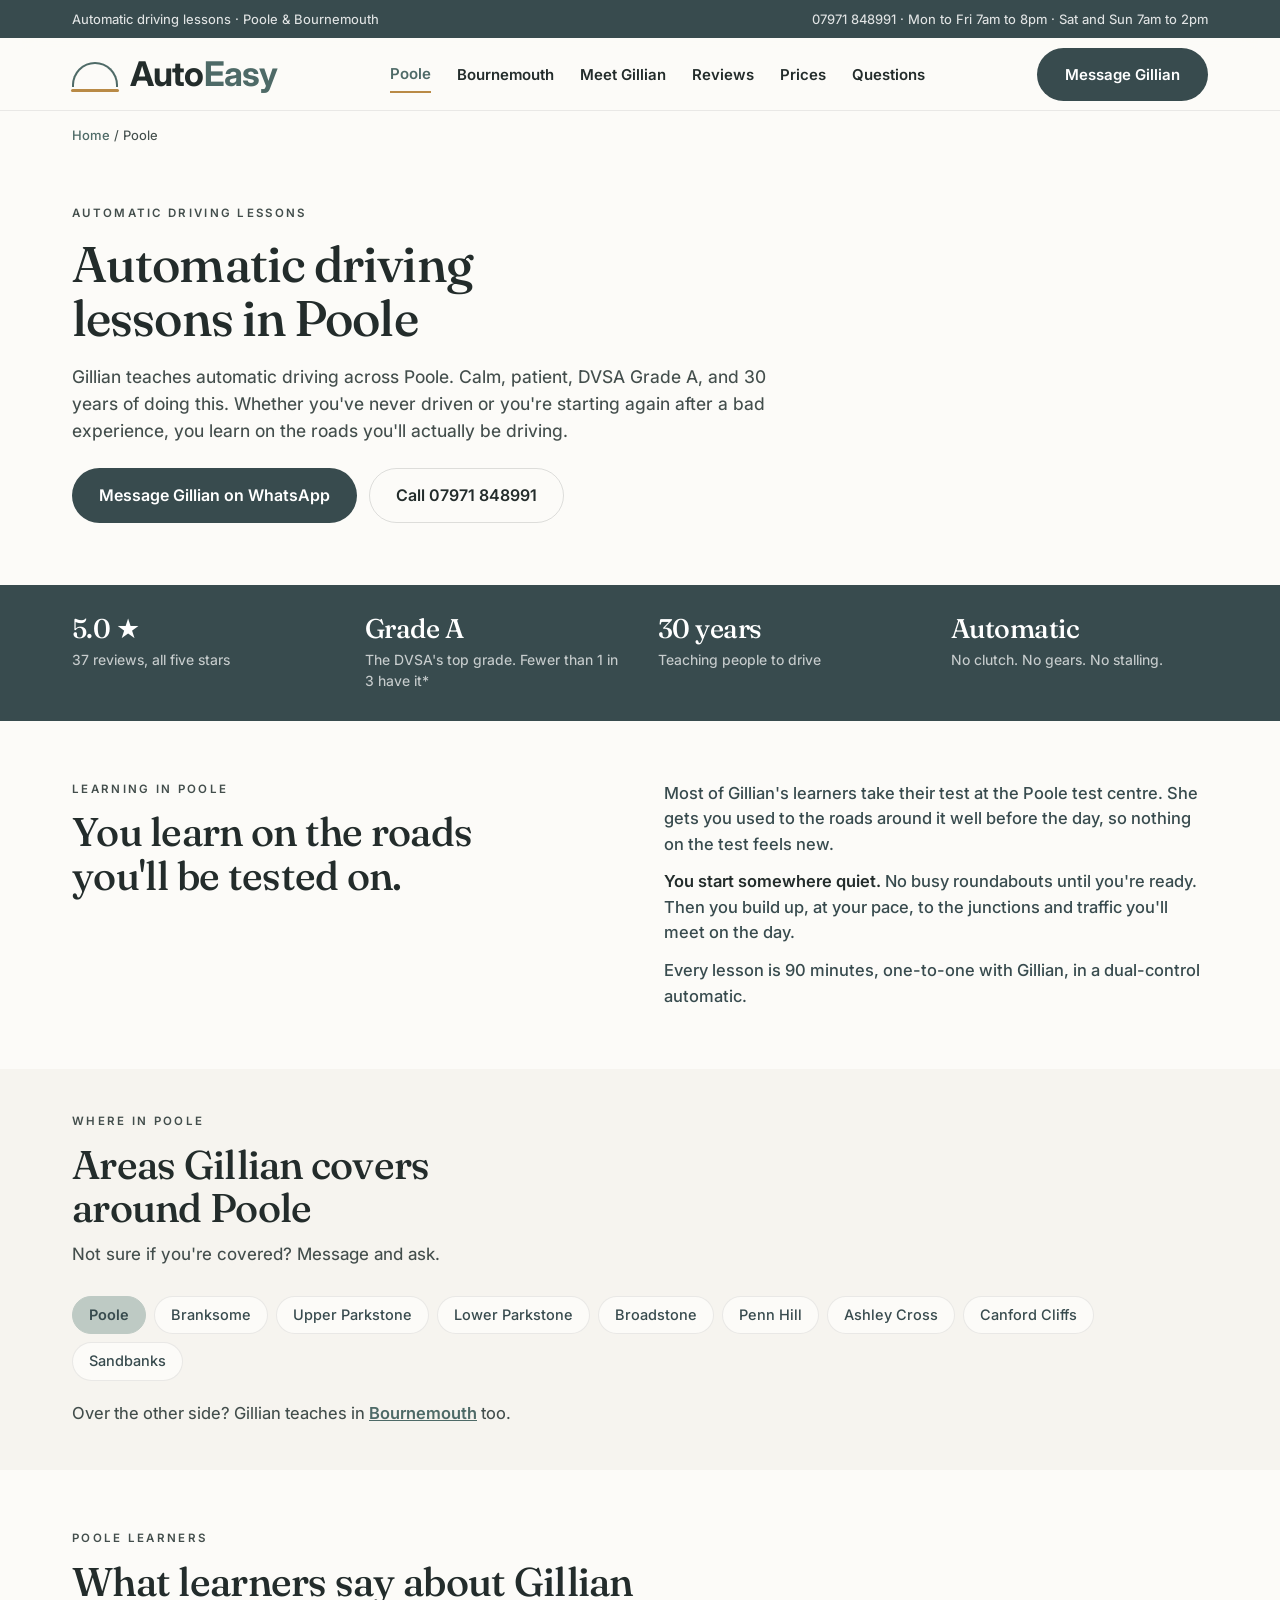
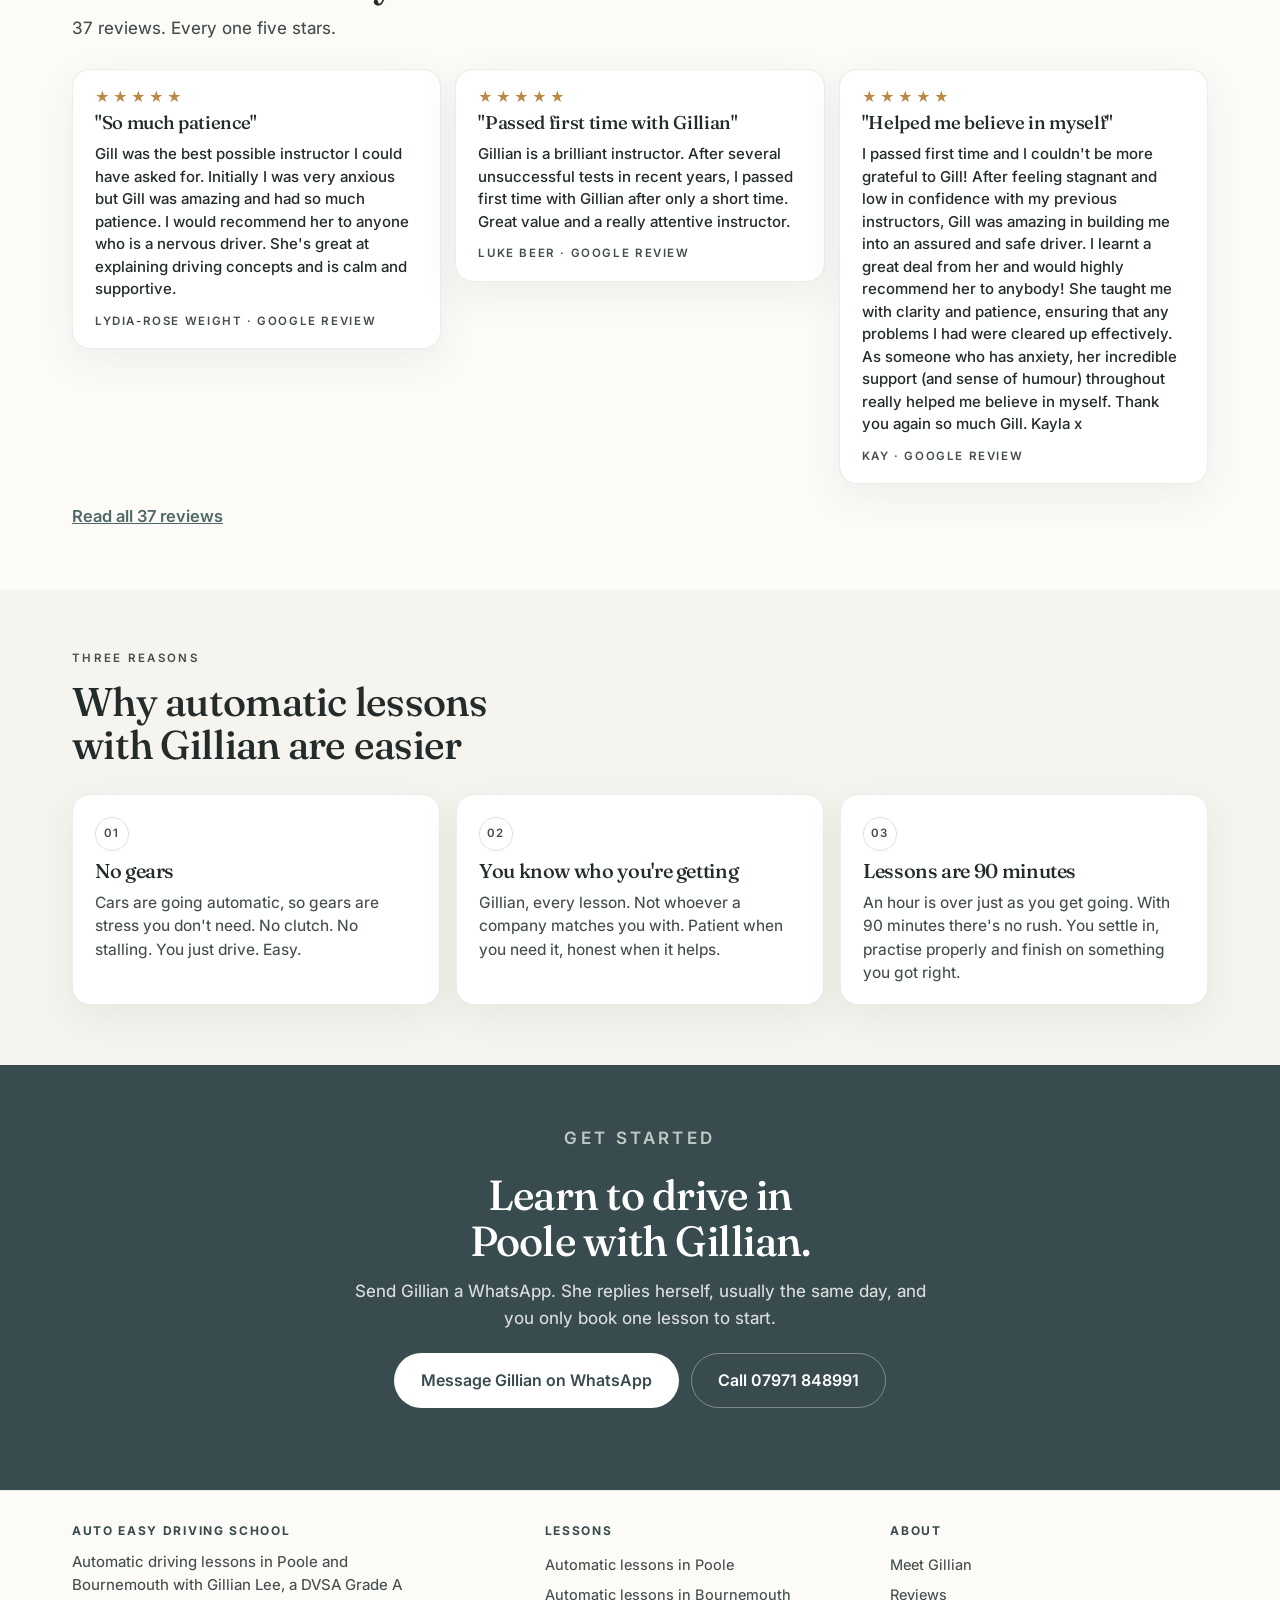
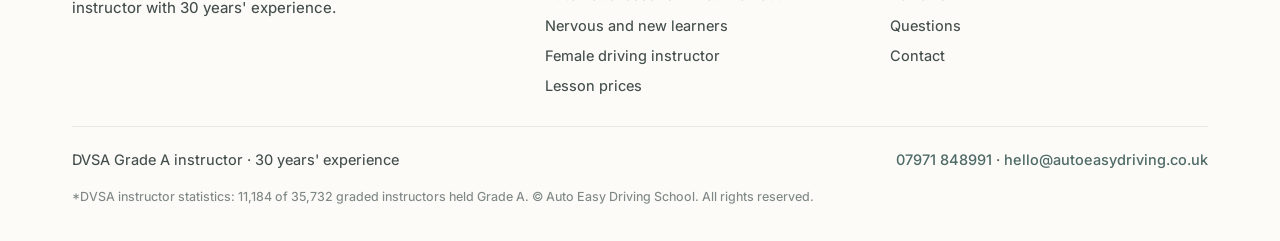
<file: automatic-driving-lessons-poole.html>
<!DOCTYPE html>
<html lang="en-GB">
<head>
<meta charset="utf-8">
<meta name="viewport" content="width=device-width,initial-scale=1,viewport-fit=cover">
<title>Automatic Driving Lessons in Poole | Auto Easy</title>
<meta name="description" content="Automatic driving lessons in Poole with Gillian, a calm DVSA Grade A instructor with 30 years' experience. Branksome, Parkstone, Broadstone, Canford Cliffs and more.">
<link rel="canonical" href="https://autoeasydriving.co.uk/automatic-driving-lessons-poole">
<meta property="og:type" content="website">
<meta property="og:locale" content="en_GB">
<meta property="og:site_name" content="Auto Easy Driving School">
<meta property="og:title" content="Automatic Driving Lessons in Poole | Auto Easy">
<meta property="og:description" content="Automatic driving lessons in Poole with Gillian, a calm DVSA Grade A instructor with 30 years' experience. Branksome, Parkstone, Broadstone, Canford Cliffs and more.">
<meta property="og:url" content="https://autoeasydriving.co.uk/automatic-driving-lessons-poole">
<meta property="og:image" content="https://autoeasydriving.co.uk/images/gillian-new-hero.jpg">
<link rel="preconnect" href="https://fonts.googleapis.com">
<link rel="preconnect" href="https://fonts.gstatic.com" crossorigin>
<link rel="stylesheet" href="https://fonts.googleapis.com/css2?family=Fraunces:ital,opsz,wght@0,9..144,400;0,9..144,500;0,9..144,600;1,9..144,400;1,9..144,500&family=Inter:wght@400..700&display=swap">
<link rel="stylesheet" href="styles.css">
<script type="application/ld+json">
{
  "@context": "https://schema.org",
  "@type": "DrivingSchool",
  "@id": "https://autoeasydriving.co.uk/#school",
  "name": "Auto Easy Driving School",
  "description": "Automatic driving lessons in Poole and Bournemouth with a DVSA Grade A approved driving instructor with 30 years' experience.",
  "url": "https://autoeasydriving.co.uk/",
  "telephone": "+447971848991",
  "email": "hello@autoeasydriving.co.uk",
  "priceRange": "££",
  "image": "https://autoeasydriving.co.uk/images/gillian-new-hero.jpg",
  "sameAs": [
    "https://www.google.com/maps?cid=3573782846472705415"
  ],
  "founder": {
    "@type": "Person",
    "name": "Gillian Lee",
    "jobTitle": "DVSA Grade A approved driving instructor"
  },
  "address": {
    "@type": "PostalAddress",
    "addressLocality": "Poole",
    "addressRegion": "Dorset",
    "addressCountry": "GB"
  },
  "geo": {
    "@type": "GeoCoordinates",
    "latitude": 50.7192,
    "longitude": -1.988
  },
  "areaServed": [
    {
      "@type": "City",
      "name": "Poole"
    },
    {
      "@type": "Place",
      "name": "Branksome"
    },
    {
      "@type": "Place",
      "name": "Upper Parkstone"
    },
    {
      "@type": "Place",
      "name": "Lower Parkstone"
    },
    {
      "@type": "Place",
      "name": "Broadstone"
    },
    {
      "@type": "Place",
      "name": "Penn Hill"
    },
    {
      "@type": "Place",
      "name": "Ashley Cross"
    },
    {
      "@type": "Place",
      "name": "Canford Cliffs"
    },
    {
      "@type": "Place",
      "name": "Sandbanks"
    }
  ],
  "openingHoursSpecification": [
    {
      "@type": "OpeningHoursSpecification",
      "dayOfWeek": [
        "Monday",
        "Tuesday",
        "Wednesday",
        "Thursday",
        "Friday"
      ],
      "opens": "07:00",
      "closes": "20:00"
    },
    {
      "@type": "OpeningHoursSpecification",
      "dayOfWeek": [
        "Saturday",
        "Sunday"
      ],
      "opens": "07:00",
      "closes": "14:00"
    }
  ],
  "makesOffer": {
    "@type": "Offer",
    "itemOffered": {
      "@type": "Service",
      "name": "Automatic driving lesson",
      "description": "90 minute automatic driving lesson"
    },
    "price": "80.00",
    "priceCurrency": "GBP"
  }
}
</script>
<script type="application/ld+json">
{
  "@context": "https://schema.org",
  "@type": "BreadcrumbList",
  "itemListElement": [
    {
      "@type": "ListItem",
      "position": 1,
      "name": "Home",
      "item": "https://autoeasydriving.co.uk/"
    },
    {
      "@type": "ListItem",
      "position": 2,
      "name": "Poole",
      "item": "https://autoeasydriving.co.uk/automatic-driving-lessons-poole"
    }
  ]
}
</script>
</head>
<body>
<div class="topbar">
  <div class="wrap">
    <span>Automatic driving lessons &middot; Poole &amp; Bournemouth</span>
    <span>07971 848991 &middot; Mon to Fri 7am to 8pm &middot; Sat and Sun 7am to 2pm</span>
  </div>
</div>

<header class="site-head">
  <div class="wrap head-row">
    <a class="brand" href="index.html" aria-label="Auto Easy Driving School home"><span class="brand-mark"></span><span class="brand-name">Auto<em>Easy</em></span></a>
    <nav class="nav" aria-label="Main">
      <a href="automatic-driving-lessons-poole.html" aria-current="page">Poole</a>
      <a href="automatic-driving-lessons-bournemouth.html">Bournemouth</a>
      <a href="meet-gillian.html">Meet Gillian</a>
      <a href="reviews.html">Reviews</a>
      <a href="prices.html">Prices</a>
      <a href="questions.html">Questions</a>
    </nav>
    <a class="head-cta" href="https://wa.me/447971848991?text=Hi%20Gillian%2C%20I%27d%20like%20to%20start%20driving%20lessons.">Message Gillian</a>
  </div>
</header>
<div class="wrap breadcrumb"><a href="index.html">Home</a> <span>/</span> <span>Poole</span></div>
<main>
<section class="page-hero">
  <div class="wrap">
    <p class="eyebrow">Automatic driving lessons</p>
    <h1>Automatic driving lessons in Poole</h1>
    <p class="lede">Gillian teaches automatic driving across Poole. Calm, patient, DVSA Grade A, and 30 years of doing this. Whether you've never driven or you're starting again after a bad experience, you learn on the roads you'll actually be driving.</p>
    <div class="hero-cta">
      <a class="btn btn--solid" href="https://wa.me/447971848991?text=Hi%20Gillian%2C%20I%27d%20like%20automatic%20driving%20lessons%20in%20Poole.">Message Gillian on WhatsApp</a>
      <a class="btn btn--line" href="tel:07971848991">Call 07971 848991</a>
    </div>
  </div>
</section>

<section class="trust-band">
  <div class="wrap trust-row">
    <div class="trust"><strong>5.0 &starf;</strong><span>37 reviews, all five stars</span></div>
    <div class="trust"><strong>Grade A</strong><span>The DVSA's top grade. Fewer than 1 in 3 have it*</span></div>
    <div class="trust"><strong>30 years</strong><span>Teaching people to drive</span></div>
    <div class="trust"><strong>Automatic</strong><span>No clutch. No gears. No stalling.</span></div>
  </div>
</section>

<section class="band band--paper">
  <div class="wrap split">
    <div>
      <p class="eyebrow">Learning in Poole</p>
      <h2>You learn on the roads you'll be tested on.</h2>
    </div>
    <div class="split-aside">
      <p>Most of Gillian's learners take their test at the Poole test centre. She gets you used to the roads around it well before the day, so nothing on the test feels new.</p>
      <p><strong>You start somewhere quiet.</strong> No busy roundabouts until you're ready. Then you build up, at your pace, to the junctions and traffic you'll meet on the day.</p>
      <p>Every lesson is 90 minutes, one-to-one with Gillian, in a dual-control automatic.</p>
    </div>
  </div>
</section>

<section class="band band--tight band--cream">
  <div class="wrap">
    <div class="sec-head sec-head--wide">
      <p class="eyebrow">Where in Poole</p>
      <h2>Areas Gillian covers around Poole</h2>
      <p>Not sure if you're covered? Message and ask.</p>
    </div>
    <div class="areas">
      <span class="area area--key">Poole</span>
      <span class="area">Branksome</span><span class="area">Upper Parkstone</span><span class="area">Lower Parkstone</span><span class="area">Broadstone</span><span class="area">Penn Hill</span><span class="area">Ashley Cross</span><span class="area">Canford Cliffs</span><span class="area">Sandbanks</span>
    </div>
    <p class="after-cards">Over the other side? Gillian teaches in <a href="automatic-driving-lessons-bournemouth.html">Bournemouth</a> too.</p>
  </div>
</section>

<section class="band band--paper">
  <div class="wrap">
    <div class="sec-head sec-head--wide">
      <p class="eyebrow">Poole learners</p>
      <h2>What learners say about Gillian</h2>
      <p>37 reviews. Every one five stars.</p>
    </div>
    <div class="rev-grid rev-grid--three">
<article class="rev">
  <div class="rev-stars">&starf;&starf;&starf;&starf;&starf;</div>
  <h4>"So much patience"</h4>
  <p>Gill was the best possible instructor I could have asked for. Initially I was very anxious but Gill was amazing and had so much patience. I would recommend her to anyone who is a nervous driver. She's great at explaining driving concepts and is calm and supportive.</p>
  <div class="rev-by">Lydia-Rose Weight &middot; Google review</div>
</article>
<article class="rev">
  <div class="rev-stars">&starf;&starf;&starf;&starf;&starf;</div>
  <h4>"Passed first time with Gillian"</h4>
  <p>Gillian is a brilliant instructor. After several unsuccessful tests in recent years, I passed first time with Gillian after only a short time. Great value and a really attentive instructor.</p>
  <div class="rev-by">Luke Beer &middot; Google review</div>
</article>
<article class="rev">
  <div class="rev-stars">&starf;&starf;&starf;&starf;&starf;</div>
  <h4>"Helped me believe in myself"</h4>
  <p>I passed first time and I couldn't be more grateful to Gill! After feeling stagnant and low in confidence with my previous instructors, Gill was amazing in building me into an assured and safe driver. I learnt a great deal from her and would highly recommend her to anybody! She taught me with clarity and patience, ensuring that any problems I had were cleared up effectively. As someone who has anxiety, her incredible support (and sense of humour) throughout really helped me believe in myself. Thank you again so much Gill. Kayla x</p>
  <div class="rev-by">Kay &middot; Google review</div>
</article>
    </div>
    <p class="after-cards"><a href="reviews.html">Read all 37 reviews</a></p>
  </div>
</section>
<section class="band band--cream">
  <div class="wrap">
    <div class="sec-head sec-head--wide">
      <p class="eyebrow">Three reasons</p>
      <h2>Why automatic lessons with Gillian are easier</h2>
    </div>
    <div class="types">
      <article class="type">
        <span class="type-num">01</span>
        <h3>No gears</h3>
        <p>Cars are going automatic, so gears are stress you don't need. No clutch. No stalling. You just drive. Easy.</p>
      </article>
      <article class="type">
        <span class="type-num">02</span>
        <h3>You know who you're getting</h3>
        <p>Gillian, every lesson. Not whoever a company matches you with. Patient when you need it, honest when it helps.</p>
      </article>
      <article class="type">
        <span class="type-num">03</span>
        <h3>Lessons are 90 minutes</h3>
        <p>An hour is over just as you get going. With 90 minutes there's no rush. You settle in, practise properly and finish on something you got right.</p>
      </article>
    </div>
  </div>
</section>

<section class="band band--deep">
  <div class="wrap cta-center">
    <p class="eyebrow">Get started</p>
    <h2>Learn to drive in Poole with Gillian.</h2>
    <p>Send Gillian a WhatsApp. She replies herself, usually the same day, and you only book one lesson to start.</p>
    <div class="hero-cta">
      <a class="btn btn--light" href="https://wa.me/447971848991?text=Hi%20Gillian%2C%20I%27d%20like%20automatic%20driving%20lessons%20in%20Poole.">Message Gillian on WhatsApp</a>
      <a class="btn btn--ghost" href="tel:07971848991">Call 07971 848991</a>
    </div>
  </div>
</section>

</main>
<footer class="site-foot">
  <div class="wrap">
    <div class="foot-top">
      <div class="foot-col foot-col--wide">
        <h4>Auto Easy Driving School</h4>
        <p class="foot-lede">Automatic driving lessons in Poole and Bournemouth with Gillian Lee, a DVSA Grade A instructor with 30 years' experience.</p>
      </div>
      <div class="foot-col">
        <h4>Lessons</h4>
        <a href="automatic-driving-lessons-poole.html">Automatic lessons in Poole</a>
        <a href="automatic-driving-lessons-bournemouth.html">Automatic lessons in Bournemouth</a>
        <a href="nervous-new-learners.html">Nervous and new learners</a>
        <a href="female-driving-instructor.html">Female driving instructor</a>
        <a href="prices.html">Lesson prices</a>
      </div>
      <div class="foot-col">
        <h4>About</h4>
        <a href="meet-gillian.html">Meet Gillian</a>
        <a href="reviews.html">Reviews</a>
        <a href="questions.html">Questions</a>
        <a href="contact.html">Contact</a>
      </div>
    </div>
    <div class="foot-row">
      <div>DVSA Grade A instructor &middot; 30 years' experience</div>
      <div><a href="tel:07971848991">07971 848991</a> &middot; <a href="mailto:hello@autoeasydriving.co.uk">hello@autoeasydriving.co.uk</a></div>
    </div>
    <div class="foot-note">*DVSA instructor statistics: 11,184 of 35,732 graded instructors held Grade A. &copy; Auto Easy Driving School. All rights reserved.</div>
  </div>
</footer>

<nav class="mobile-bar" aria-label="Contact Gillian">
  <a class="mb-wa" href="https://wa.me/447971848991?text=Hi%20Gillian%2C%20I%27d%20like%20to%20start%20driving%20lessons.">WhatsApp Gillian</a>
  <a class="mb-call" href="tel:07971848991">Call</a>
</nav>
</body>
</html>
</file>
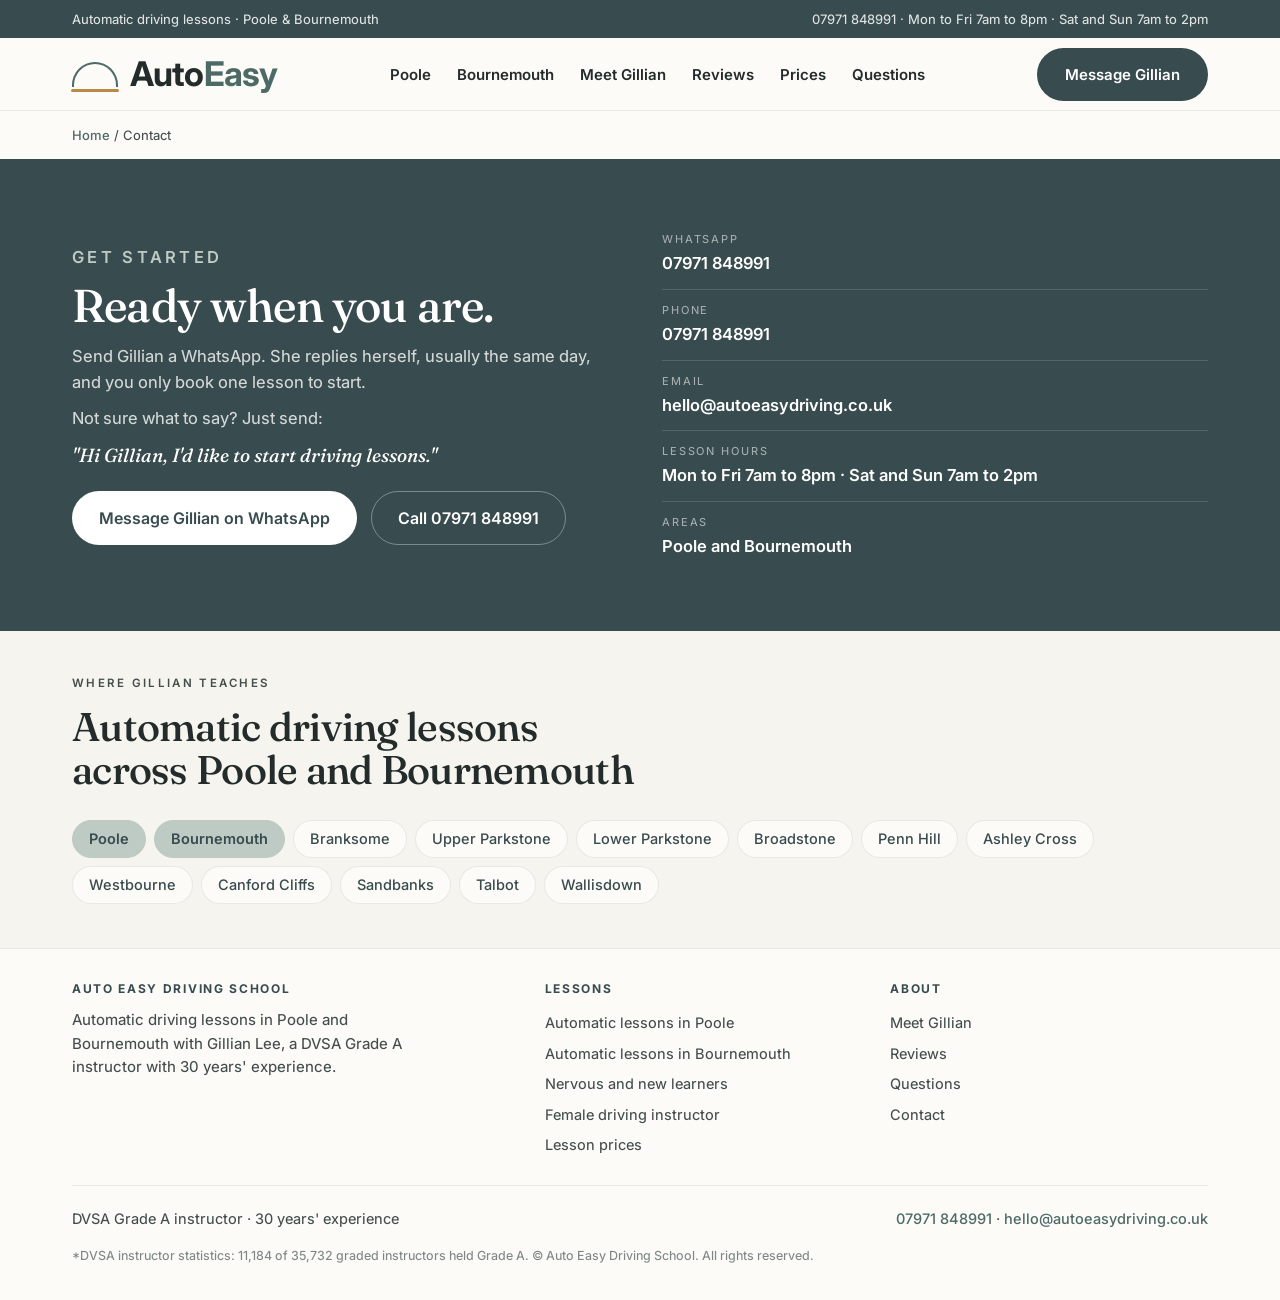
<file: contact.html>
<!DOCTYPE html>
<html lang="en-GB">
<head>
<meta charset="utf-8">
<meta name="viewport" content="width=device-width,initial-scale=1,viewport-fit=cover">
<title>Contact Gillian | Auto Easy Driving School, Poole</title>
<meta name="description" content="Contact Gillian for automatic driving lessons in Poole and Bournemouth. WhatsApp or call 07971 848991. She replies herself, usually the same day.">
<link rel="canonical" href="https://autoeasydriving.co.uk/contact">
<meta property="og:type" content="website">
<meta property="og:locale" content="en_GB">
<meta property="og:site_name" content="Auto Easy Driving School">
<meta property="og:title" content="Contact Gillian | Auto Easy Driving School, Poole">
<meta property="og:description" content="Contact Gillian for automatic driving lessons in Poole and Bournemouth. WhatsApp or call 07971 848991. She replies herself, usually the same day.">
<meta property="og:url" content="https://autoeasydriving.co.uk/contact">
<meta property="og:image" content="https://autoeasydriving.co.uk/images/gillian-new-hero.jpg">
<link rel="preconnect" href="https://fonts.googleapis.com">
<link rel="preconnect" href="https://fonts.gstatic.com" crossorigin>
<link rel="stylesheet" href="https://fonts.googleapis.com/css2?family=Fraunces:ital,opsz,wght@0,9..144,400;0,9..144,500;0,9..144,600;1,9..144,400;1,9..144,500&family=Inter:wght@400..700&display=swap">
<link rel="stylesheet" href="styles.css">
<script type="application/ld+json">
{
  "@context": "https://schema.org",
  "@type": "ContactPage",
  "name": "Contact Auto Easy Driving School",
  "url": "https://autoeasydriving.co.uk/contact",
  "about": {
    "@id": "https://autoeasydriving.co.uk/#school"
  }
}
</script>
<script type="application/ld+json">
{
  "@context": "https://schema.org",
  "@type": "BreadcrumbList",
  "itemListElement": [
    {
      "@type": "ListItem",
      "position": 1,
      "name": "Home",
      "item": "https://autoeasydriving.co.uk/"
    },
    {
      "@type": "ListItem",
      "position": 2,
      "name": "Contact",
      "item": "https://autoeasydriving.co.uk/contact"
    }
  ]
}
</script>
</head>
<body>
<div class="topbar">
  <div class="wrap">
    <span>Automatic driving lessons &middot; Poole &amp; Bournemouth</span>
    <span>07971 848991 &middot; Mon to Fri 7am to 8pm &middot; Sat and Sun 7am to 2pm</span>
  </div>
</div>

<header class="site-head">
  <div class="wrap head-row">
    <a class="brand" href="index.html" aria-label="Auto Easy Driving School home"><span class="brand-mark"></span><span class="brand-name">Auto<em>Easy</em></span></a>
    <nav class="nav" aria-label="Main">
      <a href="automatic-driving-lessons-poole.html">Poole</a>
      <a href="automatic-driving-lessons-bournemouth.html">Bournemouth</a>
      <a href="meet-gillian.html">Meet Gillian</a>
      <a href="reviews.html">Reviews</a>
      <a href="prices.html">Prices</a>
      <a href="questions.html">Questions</a>
    </nav>
    <a class="head-cta" href="https://wa.me/447971848991?text=Hi%20Gillian%2C%20I%27d%20like%20to%20start%20driving%20lessons.">Message Gillian</a>
  </div>
</header>
<div class="wrap breadcrumb"><a href="index.html">Home</a> <span>/</span> <span>Contact</span></div>
<main>
<section class="band band--deep">
  <div class="wrap contact-grid">
    <div class="contact-body">
      <p class="eyebrow">Get started</p>
      <h1 style="font-size:clamp(30px,3.8vw,46px);margin-bottom:14px">Ready when you are.</h1>
      <p>Send Gillian a WhatsApp. She replies herself, usually the same day, and you only book one lesson to start.</p>
      <p>Not sure what to say? Just send:</p>
      <p class="say">"Hi Gillian, I'd like to start driving lessons."</p>
      <div class="contact-btns">
        <a class="btn btn--light" href="https://wa.me/447971848991?text=Hi%20Gillian%2C%20I%27d%20like%20to%20start%20driving%20lessons.">Message Gillian on WhatsApp</a>
        <a class="btn btn--ghost" href="tel:07971848991">Call 07971 848991</a>
      </div>
    </div>
    <div class="contact-list">
      <div class="contact-row"><div class="meta"><span>WhatsApp</span><a href="https://wa.me/447971848991?text=Hi%20Gillian%2C%20I%27d%20like%20to%20start%20driving%20lessons."><strong>07971 848991</strong></a></div></div>
      <div class="contact-row"><div class="meta"><span>Phone</span><a href="tel:07971848991"><strong>07971 848991</strong></a></div></div>
      <div class="contact-row"><div class="meta"><span>Email</span><a href="mailto:hello@autoeasydriving.co.uk"><strong>hello@autoeasydriving.co.uk</strong></a></div></div>
      <div class="contact-row"><div class="meta"><span>Lesson hours</span><strong>Mon to Fri 7am to 8pm &middot; Sat and Sun 7am to 2pm</strong></div></div>
      <div class="contact-row"><div class="meta"><span>Areas</span><strong>Poole and Bournemouth</strong></div></div>
    </div>
  </div>
</section>

<section class="band band--tight band--cream">
  <div class="wrap">
    <div class="sec-head sec-head--wide">
      <p class="eyebrow">Where Gillian teaches</p>
      <h2>Automatic driving lessons across Poole and Bournemouth</h2>
    </div>
    <div class="areas">
      <a class="area area--key" href="automatic-driving-lessons-poole.html">Poole</a>
      <a class="area area--key" href="automatic-driving-lessons-bournemouth.html">Bournemouth</a>
      <span class="area">Branksome</span><span class="area">Upper Parkstone</span><span class="area">Lower Parkstone</span><span class="area">Broadstone</span><span class="area">Penn Hill</span><span class="area">Ashley Cross</span><span class="area">Westbourne</span><span class="area">Canford Cliffs</span><span class="area">Sandbanks</span><span class="area">Talbot</span><span class="area">Wallisdown</span>
    </div>
  </div>
</section>
</main>
<footer class="site-foot">
  <div class="wrap">
    <div class="foot-top">
      <div class="foot-col foot-col--wide">
        <h4>Auto Easy Driving School</h4>
        <p class="foot-lede">Automatic driving lessons in Poole and Bournemouth with Gillian Lee, a DVSA Grade A instructor with 30 years' experience.</p>
      </div>
      <div class="foot-col">
        <h4>Lessons</h4>
        <a href="automatic-driving-lessons-poole.html">Automatic lessons in Poole</a>
        <a href="automatic-driving-lessons-bournemouth.html">Automatic lessons in Bournemouth</a>
        <a href="nervous-new-learners.html">Nervous and new learners</a>
        <a href="female-driving-instructor.html">Female driving instructor</a>
        <a href="prices.html">Lesson prices</a>
      </div>
      <div class="foot-col">
        <h4>About</h4>
        <a href="meet-gillian.html">Meet Gillian</a>
        <a href="reviews.html">Reviews</a>
        <a href="questions.html">Questions</a>
        <a href="contact.html">Contact</a>
      </div>
    </div>
    <div class="foot-row">
      <div>DVSA Grade A instructor &middot; 30 years' experience</div>
      <div><a href="tel:07971848991">07971 848991</a> &middot; <a href="mailto:hello@autoeasydriving.co.uk">hello@autoeasydriving.co.uk</a></div>
    </div>
    <div class="foot-note">*DVSA instructor statistics: 11,184 of 35,732 graded instructors held Grade A. &copy; Auto Easy Driving School. All rights reserved.</div>
  </div>
</footer>

<nav class="mobile-bar" aria-label="Contact Gillian">
  <a class="mb-wa" href="https://wa.me/447971848991?text=Hi%20Gillian%2C%20I%27d%20like%20to%20start%20driving%20lessons.">WhatsApp Gillian</a>
  <a class="mb-call" href="tel:07971848991">Call</a>
</nav>
</body>
</html>
</file>
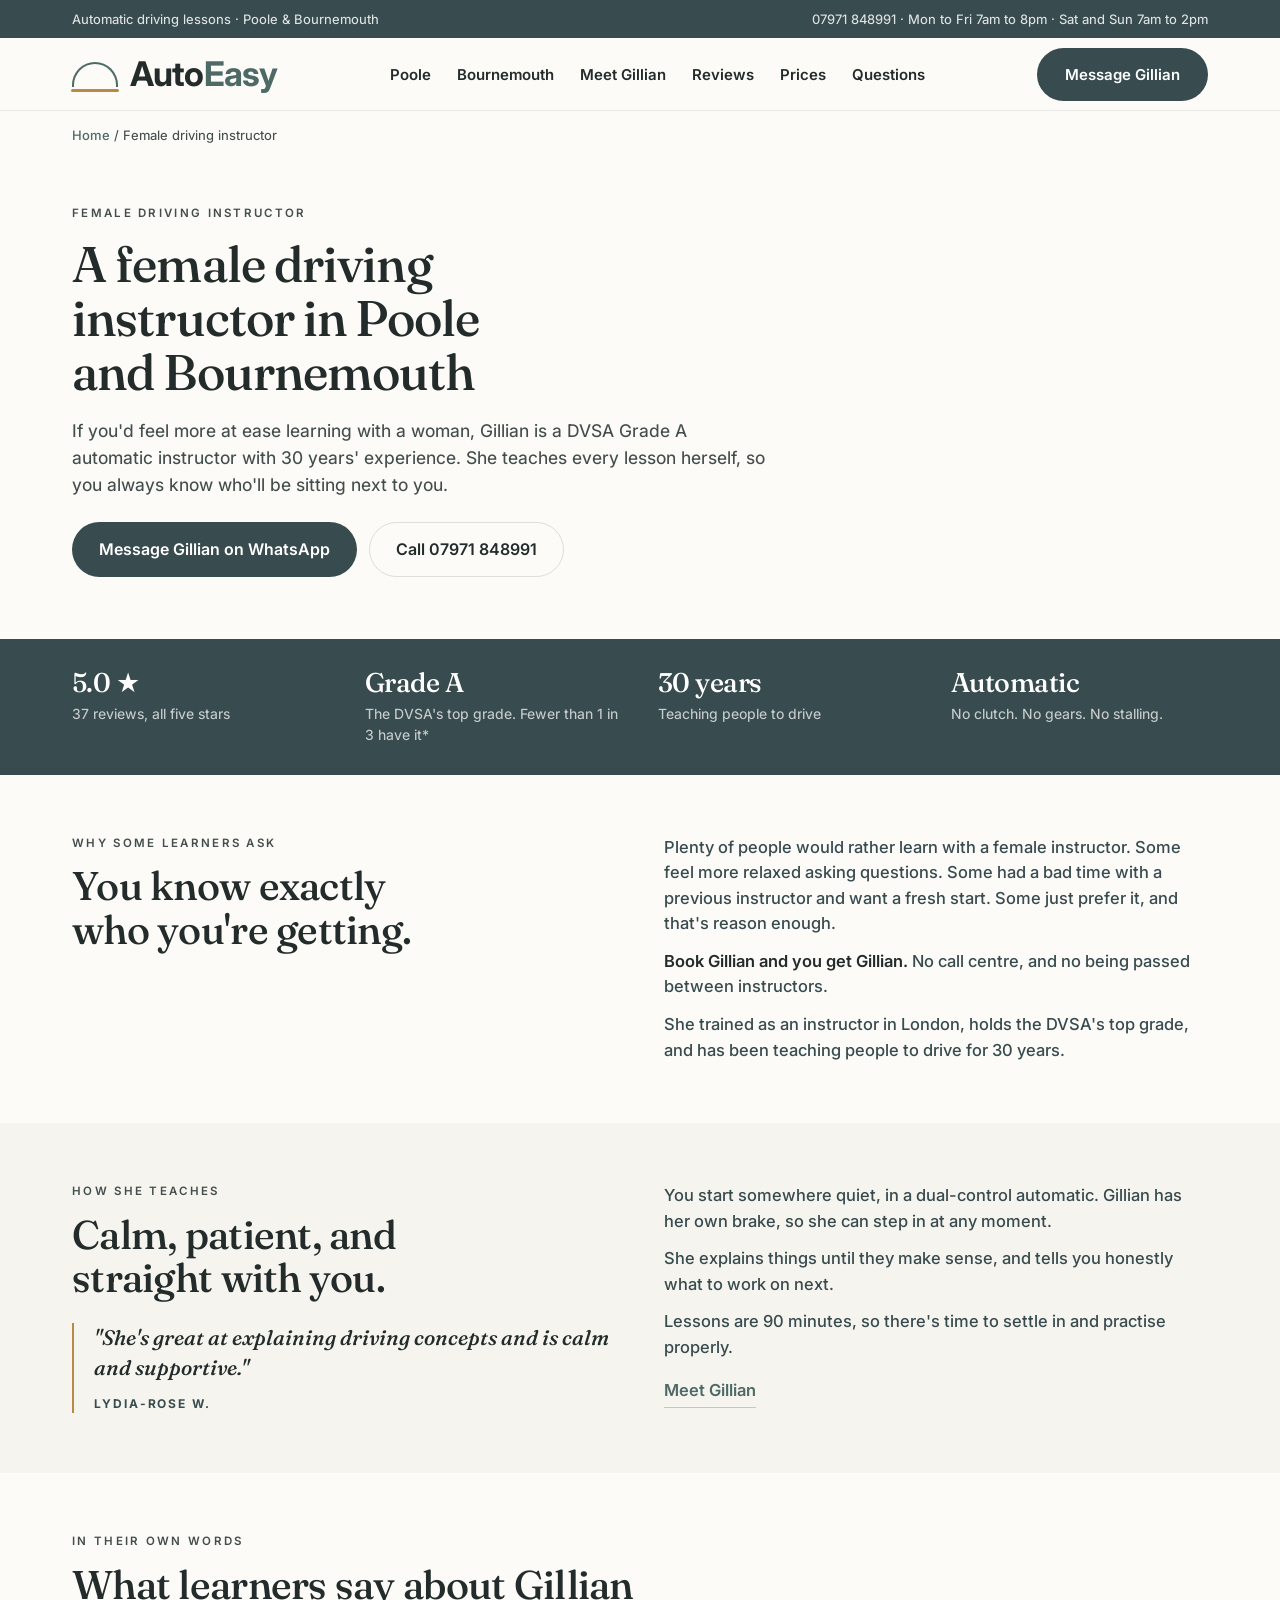
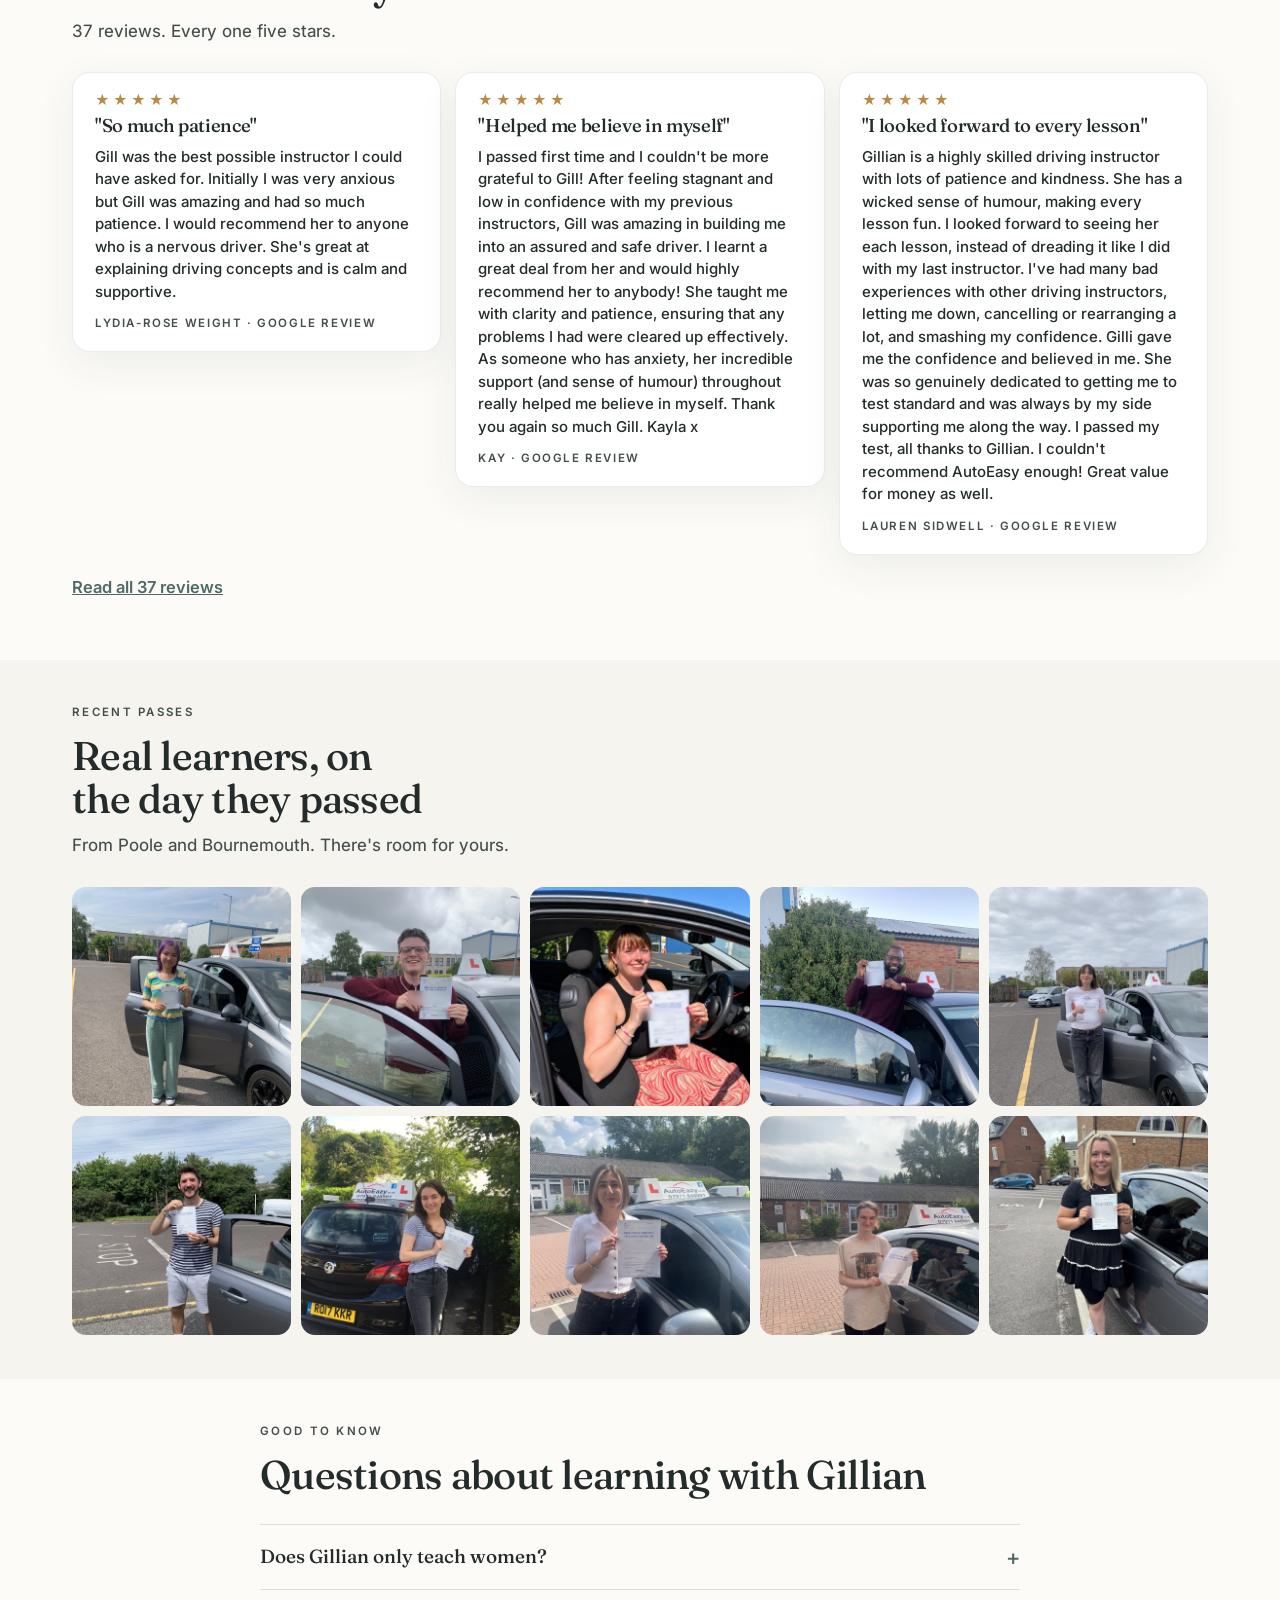
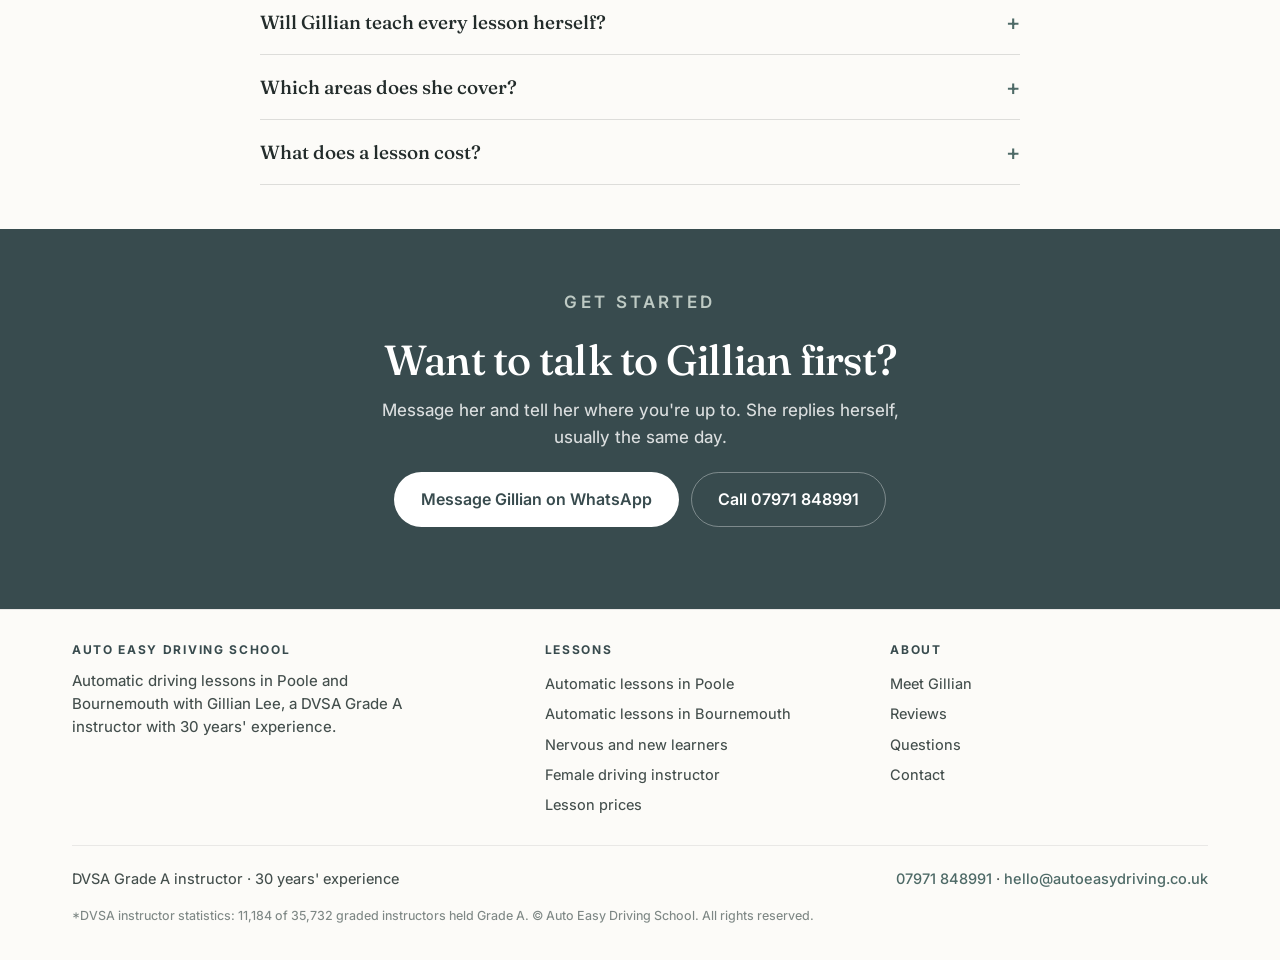
<file: female-driving-instructor.html>
<!DOCTYPE html>
<html lang="en-GB">
<head>
<meta charset="utf-8">
<meta name="viewport" content="width=device-width,initial-scale=1,viewport-fit=cover">
<title>Female Driving Instructor in Poole &amp; Bournemouth | Auto Easy</title>
<meta name="description" content="Looking for a female driving instructor in Poole or Bournemouth? Gillian is DVSA Grade A, teaches automatic only and has 30 years' experience. Every review five stars.">
<link rel="canonical" href="https://autoeasydriving.co.uk/female-driving-instructor">
<meta property="og:type" content="website">
<meta property="og:locale" content="en_GB">
<meta property="og:site_name" content="Auto Easy Driving School">
<meta property="og:title" content="Female Driving Instructor in Poole &amp; Bournemouth | Auto Easy">
<meta property="og:description" content="Looking for a female driving instructor in Poole or Bournemouth? Gillian is DVSA Grade A, teaches automatic only and has 30 years' experience. Every review five stars.">
<meta property="og:url" content="https://autoeasydriving.co.uk/female-driving-instructor">
<meta property="og:image" content="https://autoeasydriving.co.uk/images/gillian-new-hero.jpg">
<link rel="preconnect" href="https://fonts.googleapis.com">
<link rel="preconnect" href="https://fonts.gstatic.com" crossorigin>
<link rel="stylesheet" href="https://fonts.googleapis.com/css2?family=Fraunces:ital,opsz,wght@0,9..144,400;0,9..144,500;0,9..144,600;1,9..144,400;1,9..144,500&family=Inter:wght@400..700&display=swap">
<link rel="stylesheet" href="styles.css">
<script type="application/ld+json">
{
  "@context": "https://schema.org",
  "@type": "Service",
  "name": "Automatic driving lessons with a female instructor",
  "serviceType": "Driving lessons",
  "provider": {
    "@id": "https://autoeasydriving.co.uk/#school"
  },
  "areaServed": [
    "Poole",
    "Bournemouth"
  ]
}
</script>
<script type="application/ld+json">
{
  "@context": "https://schema.org",
  "@type": "BreadcrumbList",
  "itemListElement": [
    {
      "@type": "ListItem",
      "position": 1,
      "name": "Home",
      "item": "https://autoeasydriving.co.uk/"
    },
    {
      "@type": "ListItem",
      "position": 2,
      "name": "Female driving instructor",
      "item": "https://autoeasydriving.co.uk/female-driving-instructor"
    }
  ]
}
</script>
</head>
<body>
<div class="topbar">
  <div class="wrap">
    <span>Automatic driving lessons &middot; Poole &amp; Bournemouth</span>
    <span>07971 848991 &middot; Mon to Fri 7am to 8pm &middot; Sat and Sun 7am to 2pm</span>
  </div>
</div>

<header class="site-head">
  <div class="wrap head-row">
    <a class="brand" href="index.html" aria-label="Auto Easy Driving School home"><span class="brand-mark"></span><span class="brand-name">Auto<em>Easy</em></span></a>
    <nav class="nav" aria-label="Main">
      <a href="automatic-driving-lessons-poole.html">Poole</a>
      <a href="automatic-driving-lessons-bournemouth.html">Bournemouth</a>
      <a href="meet-gillian.html">Meet Gillian</a>
      <a href="reviews.html">Reviews</a>
      <a href="prices.html">Prices</a>
      <a href="questions.html">Questions</a>
    </nav>
    <a class="head-cta" href="https://wa.me/447971848991?text=Hi%20Gillian%2C%20I%27d%20like%20to%20start%20driving%20lessons.">Message Gillian</a>
  </div>
</header>
<div class="wrap breadcrumb"><a href="index.html">Home</a> <span>/</span> <span>Female driving instructor</span></div>
<main>
<section class="page-hero">
  <div class="wrap">
    <p class="eyebrow">Female driving instructor</p>
    <h1>A female driving instructor in Poole and Bournemouth</h1>
    <p class="lede">If you'd feel more at ease learning with a woman, Gillian is a DVSA Grade A automatic instructor with 30 years' experience. She teaches every lesson herself, so you always know who'll be sitting next to you.</p>
    <div class="hero-cta">
      <a class="btn btn--solid" href="https://wa.me/447971848991?text=Hi%20Gillian%2C%20I%27d%20like%20to%20start%20driving%20lessons.">Message Gillian on WhatsApp</a>
      <a class="btn btn--line" href="tel:07971848991">Call 07971 848991</a>
    </div>
  </div>
</section>

<section class="trust-band">
  <div class="wrap trust-row">
    <div class="trust"><strong>5.0 &starf;</strong><span>37 reviews, all five stars</span></div>
    <div class="trust"><strong>Grade A</strong><span>The DVSA's top grade. Fewer than 1 in 3 have it*</span></div>
    <div class="trust"><strong>30 years</strong><span>Teaching people to drive</span></div>
    <div class="trust"><strong>Automatic</strong><span>No clutch. No gears. No stalling.</span></div>
  </div>
</section>

<section class="band band--paper">
  <div class="wrap split">
    <div>
      <p class="eyebrow">Why some learners ask</p>
      <h2>You know exactly who you're getting.</h2>
    </div>
    <div class="split-aside">
      <p>Plenty of people would rather learn with a female instructor. Some feel more relaxed asking questions. Some had a bad time with a previous instructor and want a fresh start. Some just prefer it, and that's reason enough.</p>
      <p><strong>Book Gillian and you get Gillian.</strong> No call centre, and no being passed between instructors.</p>
      <p>She trained as an instructor in London, holds the DVSA's top grade, and has been teaching people to drive for 30 years.</p>
    </div>
  </div>
</section>

<section class="band band--cream">
  <div class="wrap split">
    <div>
      <p class="eyebrow">How she teaches</p>
      <h2>Calm, patient, and straight with you.</h2>
      <blockquote class="pull">"She's great at explaining driving concepts and is calm and supportive."<cite>Lydia-Rose W.</cite></blockquote>
    </div>
    <div class="split-aside">
      <p>You start somewhere quiet, in a dual-control automatic. Gillian has her own brake, so she can step in at any moment.</p>
      <p>She explains things until they make sense, and tells you honestly what to work on next.</p>
      <p>Lessons are 90 minutes, so there's time to settle in and practise properly.</p>
      <a class="text-link" href="meet-gillian.html">Meet Gillian</a>
    </div>
  </div>
</section>

<section class="band band--paper">
  <div class="wrap">
    <div class="sec-head sec-head--wide">
      <p class="eyebrow">In their own words</p>
      <h2>What learners say about Gillian</h2>
      <p>37 reviews. Every one five stars.</p>
    </div>
    <div class="rev-grid rev-grid--three">
<article class="rev">
  <div class="rev-stars">&starf;&starf;&starf;&starf;&starf;</div>
  <h4>"So much patience"</h4>
  <p>Gill was the best possible instructor I could have asked for. Initially I was very anxious but Gill was amazing and had so much patience. I would recommend her to anyone who is a nervous driver. She's great at explaining driving concepts and is calm and supportive.</p>
  <div class="rev-by">Lydia-Rose Weight &middot; Google review</div>
</article>
<article class="rev">
  <div class="rev-stars">&starf;&starf;&starf;&starf;&starf;</div>
  <h4>"Helped me believe in myself"</h4>
  <p>I passed first time and I couldn't be more grateful to Gill! After feeling stagnant and low in confidence with my previous instructors, Gill was amazing in building me into an assured and safe driver. I learnt a great deal from her and would highly recommend her to anybody! She taught me with clarity and patience, ensuring that any problems I had were cleared up effectively. As someone who has anxiety, her incredible support (and sense of humour) throughout really helped me believe in myself. Thank you again so much Gill. Kayla x</p>
  <div class="rev-by">Kay &middot; Google review</div>
</article>
<article class="rev">
  <div class="rev-stars">&starf;&starf;&starf;&starf;&starf;</div>
  <h4>"I looked forward to every lesson"</h4>
  <p>Gillian is a highly skilled driving instructor with lots of patience and kindness. She has a wicked sense of humour, making every lesson fun. I looked forward to seeing her each lesson, instead of dreading it like I did with my last instructor. I've had many bad experiences with other driving instructors, letting me down, cancelling or rearranging a lot, and smashing my confidence. Gilli gave me the confidence and believed in me. She was so genuinely dedicated to getting me to test standard and was always by my side supporting me along the way. I passed my test, all thanks to Gillian. I couldn't recommend AutoEasy enough! Great value for money as well.</p>
  <div class="rev-by">Lauren Sidwell &middot; Google review</div>
</article>
    </div>
    <p class="after-cards"><a href="reviews.html">Read all 37 reviews</a></p>
  </div>
</section>
<section class="band band--tight band--cream">
  <div class="wrap">
    <div class="sec-head sec-head--wide">
      <p class="eyebrow">Recent passes</p>
      <h2>Real learners, on the day they passed</h2>
      <p>From Poole and Bournemouth. There's room for yours.</p>
    </div>
    <div class="passes">
      <div class="pass"><img src="images/pass-01.jpg" alt="New driver holding her automatic driving test pass certificate" loading="lazy"></div>
      <div class="pass"><img src="images/pass-02.jpg" alt="Learner smiling with his driving test pass certificate" loading="lazy"></div>
      <div class="pass"><img src="images/pass-03.jpg" alt="New driver in the car holding her pass certificate" loading="lazy"></div>
      <div class="pass"><img src="images/pass-04.jpg" alt="Learner holding his pass certificate beside the car" loading="lazy"></div>
      <div class="pass"><img src="images/pass-05.jpg" alt="New driver with her automatic test pass certificate" loading="lazy"></div>
      <div class="pass"><img src="images/pass-06.jpg" alt="Learner celebrating his driving test pass" loading="lazy"></div>
      <div class="pass"><img src="images/pass-07.jpg" alt="New driver by the Auto Easy car with her pass certificate" loading="lazy"></div>
      <div class="pass"><img src="images/pass-08.jpg" alt="Learner holding her pass certificate by the car" loading="lazy"></div>
      <div class="pass"><img src="images/pass-09.jpg" alt="New driver with her test pass certificate" loading="lazy"></div>
      <div class="pass"><img src="images/pass-10.jpg" alt="Learner holding her automatic test pass certificate" loading="lazy"></div>
    </div>
  </div>
</section>

<section class="band band--tight band--paper faqwrap">
  <div class="wrap">
    <div class="sec-head sec-head--wide">
      <p class="eyebrow">Good to know</p>
      <h2>Questions about learning with Gillian</h2>
    </div>
    <div class="faq">
      <details><summary>Does Gillian only teach women?</summary><p>No. She teaches anyone aged 17 and over who wants calm, experienced automatic lessons.</p></details>
      <details><summary>Will Gillian teach every lesson herself?</summary><p>Yes. Auto Easy is Gillian's own driving school. Every lesson is one-to-one with her.</p></details>
      <details><summary>Which areas does she cover?</summary><p>Poole and Bournemouth, including Branksome, Parkstone, Broadstone, Westbourne and Canford Cliffs. See <a href="automatic-driving-lessons-poole.html" style="color:var(--primary);font-weight:600">Poole</a> or <a href="automatic-driving-lessons-bournemouth.html" style="color:var(--primary);font-weight:600">Bournemouth</a>, or message and ask.</p></details>
      <details><summary>What does a lesson cost?</summary><p>One price for a 90-minute lesson, nothing to pay up front and no contract. <a href="prices.html" style="color:var(--primary);font-weight:600">See lesson prices</a>.</p></details>
    </div>
  </div>
</section>

<section class="band band--deep">
  <div class="wrap cta-center">
    <p class="eyebrow">Get started</p>
    <h2>Want to talk to Gillian first?</h2>
    <p>Message her and tell her where you're up to. She replies herself, usually the same day.</p>
    <div class="hero-cta">
      <a class="btn btn--light" href="https://wa.me/447971848991?text=Hi%20Gillian%2C%20I%27d%20like%20to%20start%20driving%20lessons.">Message Gillian on WhatsApp</a>
      <a class="btn btn--ghost" href="tel:07971848991">Call 07971 848991</a>
    </div>
  </div>
</section>

</main>
<footer class="site-foot">
  <div class="wrap">
    <div class="foot-top">
      <div class="foot-col foot-col--wide">
        <h4>Auto Easy Driving School</h4>
        <p class="foot-lede">Automatic driving lessons in Poole and Bournemouth with Gillian Lee, a DVSA Grade A instructor with 30 years' experience.</p>
      </div>
      <div class="foot-col">
        <h4>Lessons</h4>
        <a href="automatic-driving-lessons-poole.html">Automatic lessons in Poole</a>
        <a href="automatic-driving-lessons-bournemouth.html">Automatic lessons in Bournemouth</a>
        <a href="nervous-new-learners.html">Nervous and new learners</a>
        <a href="female-driving-instructor.html">Female driving instructor</a>
        <a href="prices.html">Lesson prices</a>
      </div>
      <div class="foot-col">
        <h4>About</h4>
        <a href="meet-gillian.html">Meet Gillian</a>
        <a href="reviews.html">Reviews</a>
        <a href="questions.html">Questions</a>
        <a href="contact.html">Contact</a>
      </div>
    </div>
    <div class="foot-row">
      <div>DVSA Grade A instructor &middot; 30 years' experience</div>
      <div><a href="tel:07971848991">07971 848991</a> &middot; <a href="mailto:hello@autoeasydriving.co.uk">hello@autoeasydriving.co.uk</a></div>
    </div>
    <div class="foot-note">*DVSA instructor statistics: 11,184 of 35,732 graded instructors held Grade A. &copy; Auto Easy Driving School. All rights reserved.</div>
  </div>
</footer>

<nav class="mobile-bar" aria-label="Contact Gillian">
  <a class="mb-wa" href="https://wa.me/447971848991?text=Hi%20Gillian%2C%20I%27d%20like%20to%20start%20driving%20lessons.">WhatsApp Gillian</a>
  <a class="mb-call" href="tel:07971848991">Call</a>
</nav>
</body>
</html>
</file>
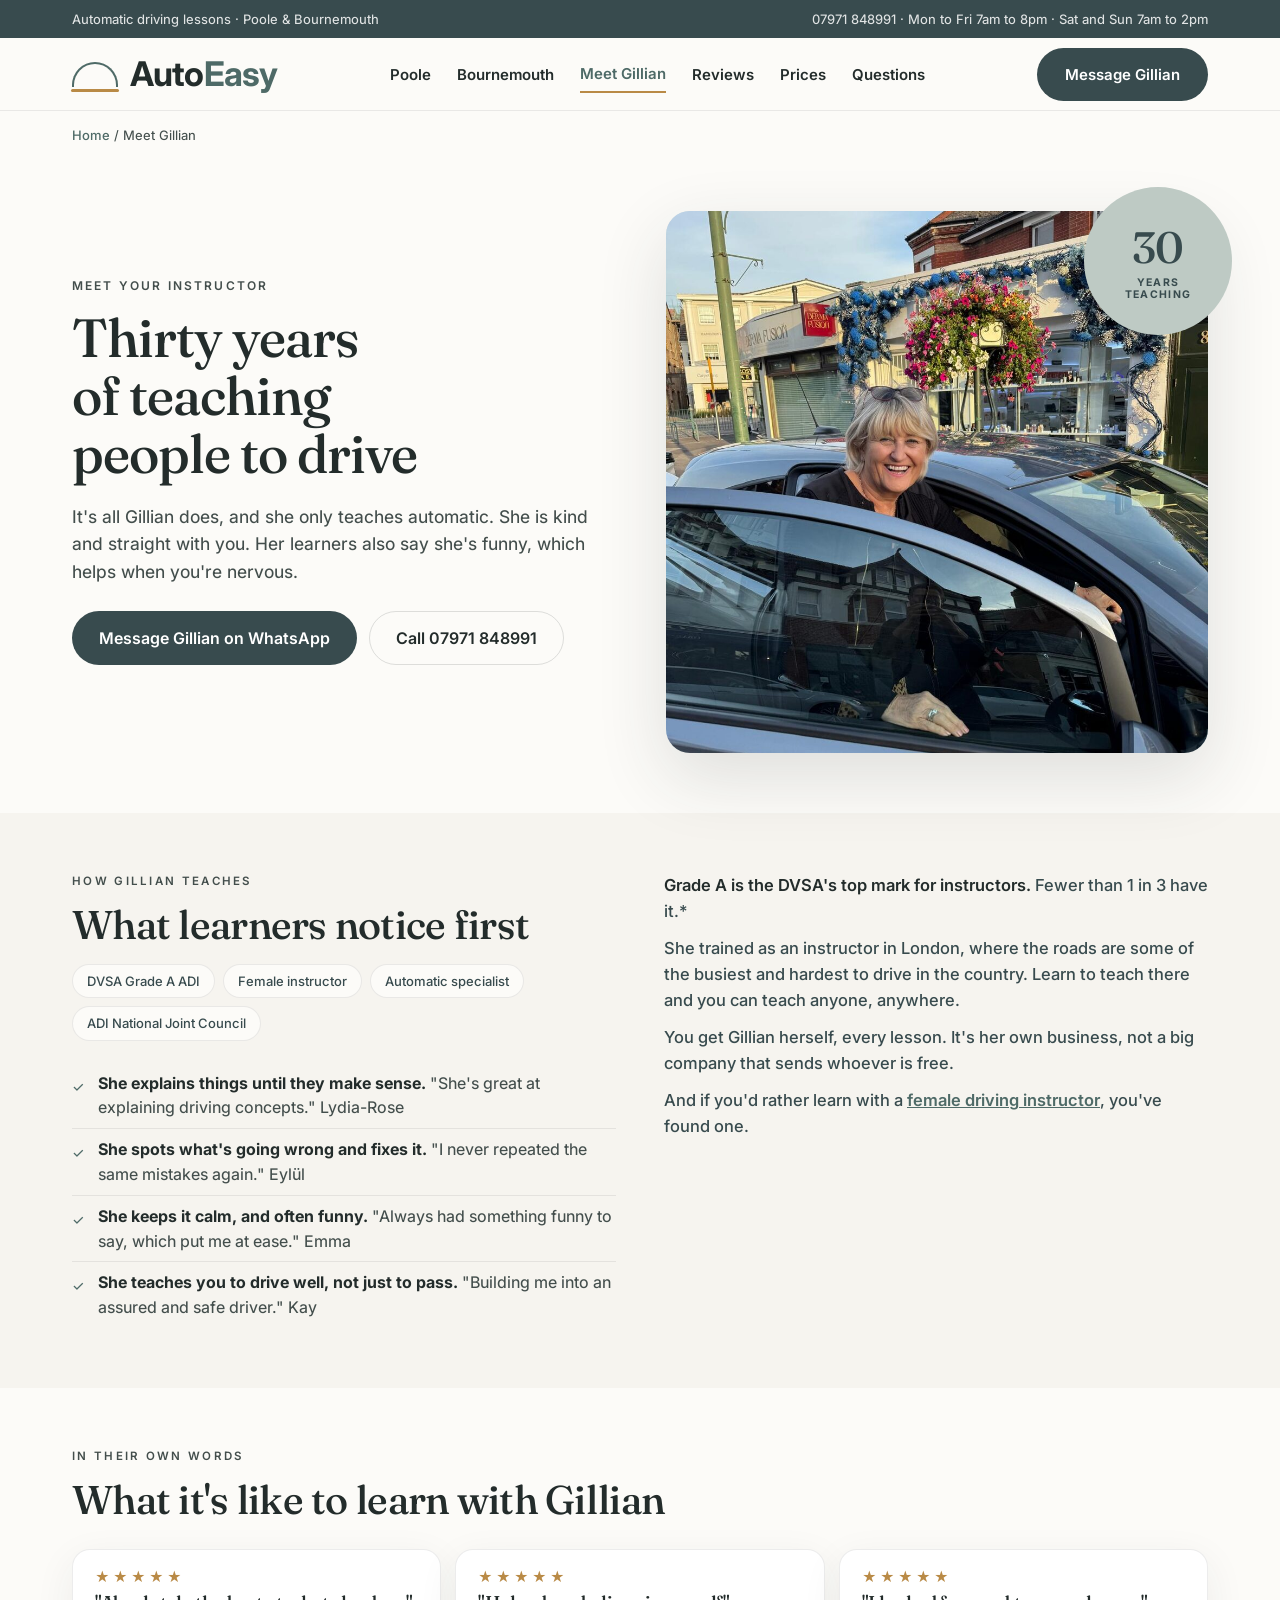
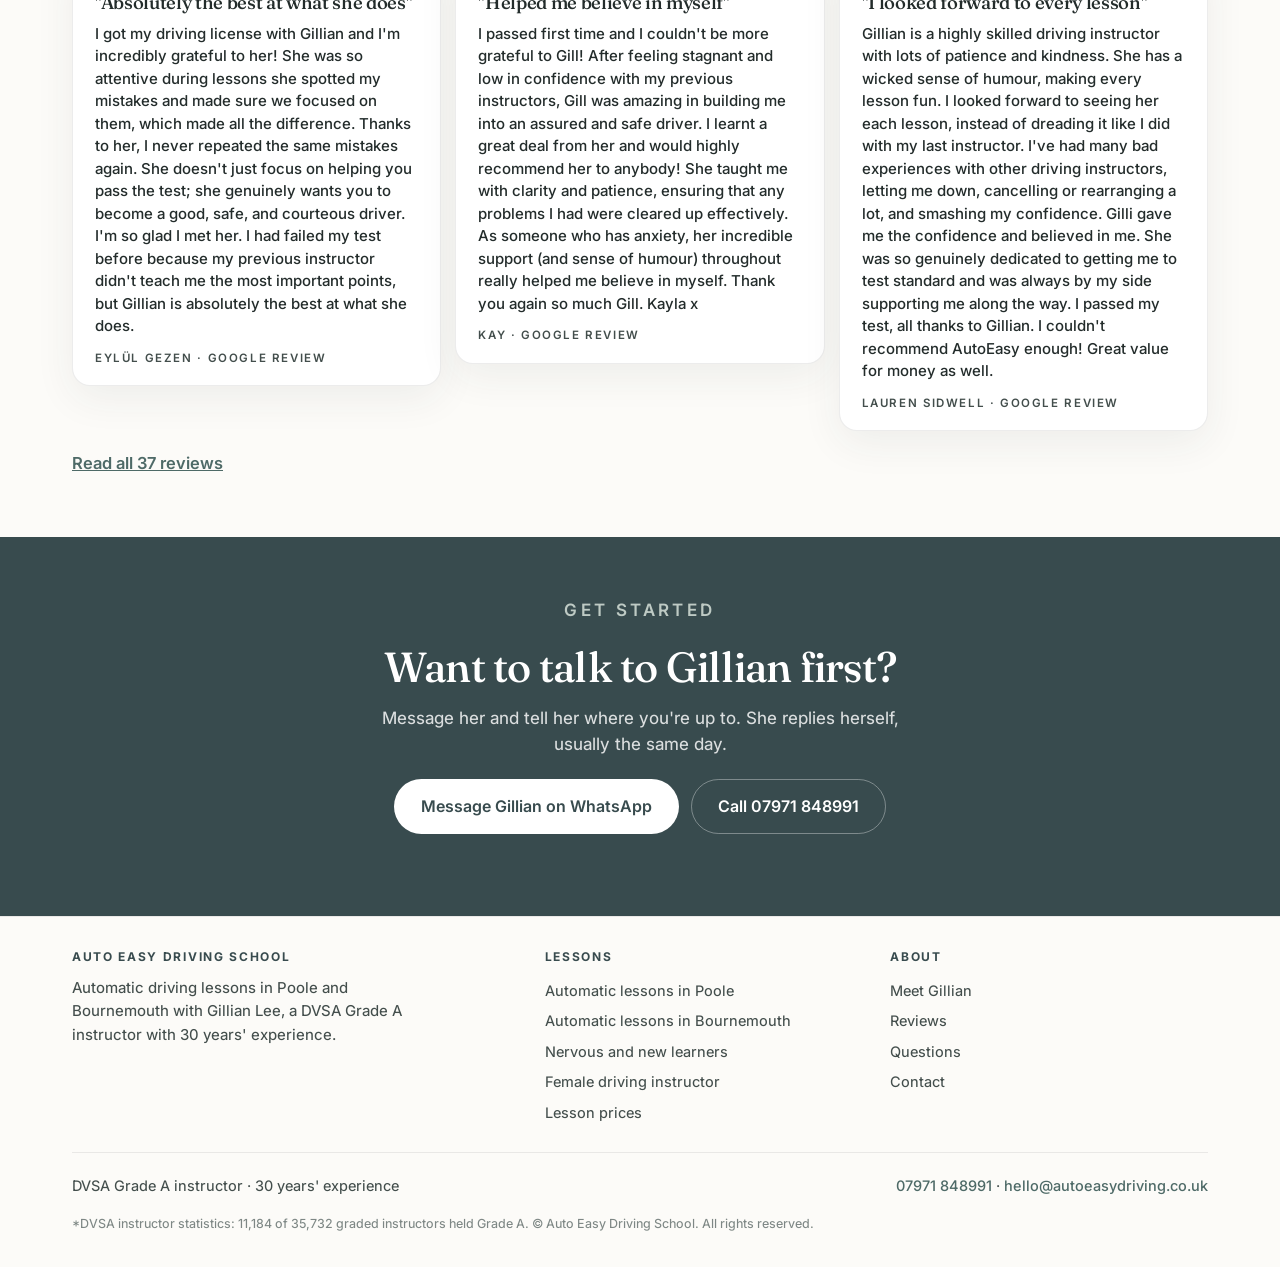
<file: meet-gillian.html>
<!DOCTYPE html>
<html lang="en-GB">
<head>
<meta charset="utf-8">
<meta name="viewport" content="width=device-width,initial-scale=1,viewport-fit=cover">
<title>Meet Gillian | Grade A Automatic Instructor | Auto Easy</title>
<meta name="description" content="Meet Gillian Lee: DVSA Grade A automatic driving instructor in Poole and Bournemouth with 30 years' experience. Calm, patient and straight with you.">
<link rel="canonical" href="https://autoeasydriving.co.uk/meet-gillian">
<meta property="og:type" content="website">
<meta property="og:locale" content="en_GB">
<meta property="og:site_name" content="Auto Easy Driving School">
<meta property="og:title" content="Meet Gillian | Grade A Automatic Instructor | Auto Easy">
<meta property="og:description" content="Meet Gillian Lee: DVSA Grade A automatic driving instructor in Poole and Bournemouth with 30 years' experience. Calm, patient and straight with you.">
<meta property="og:url" content="https://autoeasydriving.co.uk/meet-gillian">
<meta property="og:image" content="https://autoeasydriving.co.uk/images/gillian-new-hero.jpg">
<link rel="preconnect" href="https://fonts.googleapis.com">
<link rel="preconnect" href="https://fonts.gstatic.com" crossorigin>
<link rel="stylesheet" href="https://fonts.googleapis.com/css2?family=Fraunces:ital,opsz,wght@0,9..144,400;0,9..144,500;0,9..144,600;1,9..144,400;1,9..144,500&family=Inter:wght@400..700&display=swap">
<link rel="stylesheet" href="styles.css">
<script type="application/ld+json">
{
  "@context": "https://schema.org",
  "@type": "Person",
  "name": "Gillian Lee",
  "jobTitle": "DVSA Grade A approved driving instructor",
  "worksFor": {
    "@id": "https://autoeasydriving.co.uk/#school"
  },
  "knowsAbout": [
    "Automatic driving lessons",
    "Nervous learner drivers"
  ],
  "image": "https://autoeasydriving.co.uk/images/gillian-new-hero.jpg"
}
</script>
<script type="application/ld+json">
{
  "@context": "https://schema.org",
  "@type": "BreadcrumbList",
  "itemListElement": [
    {
      "@type": "ListItem",
      "position": 1,
      "name": "Home",
      "item": "https://autoeasydriving.co.uk/"
    },
    {
      "@type": "ListItem",
      "position": 2,
      "name": "Meet Gillian",
      "item": "https://autoeasydriving.co.uk/meet-gillian"
    }
  ]
}
</script>
</head>
<body>
<div class="topbar">
  <div class="wrap">
    <span>Automatic driving lessons &middot; Poole &amp; Bournemouth</span>
    <span>07971 848991 &middot; Mon to Fri 7am to 8pm &middot; Sat and Sun 7am to 2pm</span>
  </div>
</div>

<header class="site-head">
  <div class="wrap head-row">
    <a class="brand" href="index.html" aria-label="Auto Easy Driving School home"><span class="brand-mark"></span><span class="brand-name">Auto<em>Easy</em></span></a>
    <nav class="nav" aria-label="Main">
      <a href="automatic-driving-lessons-poole.html">Poole</a>
      <a href="automatic-driving-lessons-bournemouth.html">Bournemouth</a>
      <a href="meet-gillian.html" aria-current="page">Meet Gillian</a>
      <a href="reviews.html">Reviews</a>
      <a href="prices.html">Prices</a>
      <a href="questions.html">Questions</a>
    </nav>
    <a class="head-cta" href="https://wa.me/447971848991?text=Hi%20Gillian%2C%20I%27d%20like%20to%20start%20driving%20lessons.">Message Gillian</a>
  </div>
</header>
<div class="wrap breadcrumb"><a href="index.html">Home</a> <span>/</span> <span>Meet Gillian</span></div>
<main>
<section class="hero">
  <div class="wrap hero-grid">
    <div class="hero-copy">
      <h1><span class="h1-key">Meet your instructor</span>Thirty years of teaching people to drive</h1>
      <p class="hero-lede">It's all Gillian does, and she only teaches automatic. She is kind and straight with you. Her learners also say she's funny, which helps when you're nervous.</p>
      <div class="hero-cta">
        <a class="btn btn--solid" href="https://wa.me/447971848991?text=Hi%20Gillian%2C%20I%27d%20like%20to%20start%20driving%20lessons.">Message Gillian on WhatsApp</a>
        <a class="btn btn--line" href="tel:07971848991">Call 07971 848991</a>
      </div>
    </div>
    <div class="hero-photo">
      <div class="frame">
        <img src="images/gillian-new-hero.jpg" alt="Gillian Lee, DVSA Grade A automatic driving instructor in Poole">
      </div>
      <div class="years-badge"><div><strong>30</strong><span>Years<br>teaching</span></div></div>
    </div>
  </div>
</section>

<section class="band band--cream">
  <div class="wrap split">
    <div>
      <p class="eyebrow">How Gillian teaches</p>
      <h2>What learners notice first</h2>
      <div class="pills">
        <span class="pill">DVSA Grade A ADI</span>
        <span class="pill">Female instructor</span>
        <span class="pill">Automatic specialist</span>
        <span class="pill">ADI National Joint Council</span>
      </div>
      <ul class="checks" style="margin-top:22px">
        <li><span class="tick">&check;</span><span><strong>She explains things until they make sense.</strong> <span style="color:var(--muted)">"She's great at explaining driving concepts." Lydia-Rose</span></span></li>
        <li><span class="tick">&check;</span><span><strong>She spots what's going wrong and fixes it.</strong> <span style="color:var(--muted)">"I never repeated the same mistakes again." Eyl&uuml;l</span></span></li>
        <li><span class="tick">&check;</span><span><strong>She keeps it calm, and often funny.</strong> <span style="color:var(--muted)">"Always had something funny to say, which put me at ease." Emma</span></span></li>
        <li><span class="tick">&check;</span><span><strong>She teaches you to drive well, not just to pass.</strong> <span style="color:var(--muted)">"Building me into an assured and safe driver." Kay</span></span></li>
      </ul>
    </div>
    <div class="split-aside">
      <p><strong>Grade A is the DVSA's top mark for instructors.</strong> Fewer than 1 in 3 have it.*</p>
      <p>She trained as an instructor in London, where the roads are some of the busiest and hardest to drive in the country. Learn to teach there and you can teach anyone, anywhere.</p>
      <p>You get Gillian herself, every lesson. It's her own business, not a big company that sends whoever is free.</p>
      <p>And if you'd rather learn with a <a href="female-driving-instructor.html" style="color:var(--primary);font-weight:600">female driving instructor</a>, you've found one.</p>
    </div>
  </div>
</section>

<section class="band band--paper">
  <div class="wrap">
    <div class="sec-head sec-head--wide">
      <p class="eyebrow">In their own words</p>
      <h2>What it's like to learn with Gillian</h2>
      
    </div>
    <div class="rev-grid rev-grid--three">
<article class="rev">
  <div class="rev-stars">&starf;&starf;&starf;&starf;&starf;</div>
  <h4>"Absolutely the best at what she does"</h4>
  <p>I got my driving license with Gillian and I'm incredibly grateful to her! She was so attentive during lessons she spotted my mistakes and made sure we focused on them, which made all the difference. Thanks to her, I never repeated the same mistakes again. She doesn't just focus on helping you pass the test; she genuinely wants you to become a good, safe, and courteous driver. I'm so glad I met her. I had failed my test before because my previous instructor didn't teach me the most important points, but Gillian is absolutely the best at what she does.</p>
  <div class="rev-by">Eyl&uuml;l Gezen &middot; Google review</div>
</article>
<article class="rev">
  <div class="rev-stars">&starf;&starf;&starf;&starf;&starf;</div>
  <h4>"Helped me believe in myself"</h4>
  <p>I passed first time and I couldn't be more grateful to Gill! After feeling stagnant and low in confidence with my previous instructors, Gill was amazing in building me into an assured and safe driver. I learnt a great deal from her and would highly recommend her to anybody! She taught me with clarity and patience, ensuring that any problems I had were cleared up effectively. As someone who has anxiety, her incredible support (and sense of humour) throughout really helped me believe in myself. Thank you again so much Gill. Kayla x</p>
  <div class="rev-by">Kay &middot; Google review</div>
</article>
<article class="rev">
  <div class="rev-stars">&starf;&starf;&starf;&starf;&starf;</div>
  <h4>"I looked forward to every lesson"</h4>
  <p>Gillian is a highly skilled driving instructor with lots of patience and kindness. She has a wicked sense of humour, making every lesson fun. I looked forward to seeing her each lesson, instead of dreading it like I did with my last instructor. I've had many bad experiences with other driving instructors, letting me down, cancelling or rearranging a lot, and smashing my confidence. Gilli gave me the confidence and believed in me. She was so genuinely dedicated to getting me to test standard and was always by my side supporting me along the way. I passed my test, all thanks to Gillian. I couldn't recommend AutoEasy enough! Great value for money as well.</p>
  <div class="rev-by">Lauren Sidwell &middot; Google review</div>
</article>
    </div>
    <p class="after-cards"><a href="reviews.html">Read all 37 reviews</a></p>
  </div>
</section>
<section class="band band--deep">
  <div class="wrap cta-center">
    <p class="eyebrow">Get started</p>
    <h2>Want to talk to Gillian first?</h2>
    <p>Message her and tell her where you're up to. She replies herself, usually the same day.</p>
    <div class="hero-cta">
      <a class="btn btn--light" href="https://wa.me/447971848991?text=Hi%20Gillian%2C%20I%27d%20like%20to%20start%20driving%20lessons.">Message Gillian on WhatsApp</a>
      <a class="btn btn--ghost" href="tel:07971848991">Call 07971 848991</a>
    </div>
  </div>
</section>

</main>
<footer class="site-foot">
  <div class="wrap">
    <div class="foot-top">
      <div class="foot-col foot-col--wide">
        <h4>Auto Easy Driving School</h4>
        <p class="foot-lede">Automatic driving lessons in Poole and Bournemouth with Gillian Lee, a DVSA Grade A instructor with 30 years' experience.</p>
      </div>
      <div class="foot-col">
        <h4>Lessons</h4>
        <a href="automatic-driving-lessons-poole.html">Automatic lessons in Poole</a>
        <a href="automatic-driving-lessons-bournemouth.html">Automatic lessons in Bournemouth</a>
        <a href="nervous-new-learners.html">Nervous and new learners</a>
        <a href="female-driving-instructor.html">Female driving instructor</a>
        <a href="prices.html">Lesson prices</a>
      </div>
      <div class="foot-col">
        <h4>About</h4>
        <a href="meet-gillian.html">Meet Gillian</a>
        <a href="reviews.html">Reviews</a>
        <a href="questions.html">Questions</a>
        <a href="contact.html">Contact</a>
      </div>
    </div>
    <div class="foot-row">
      <div>DVSA Grade A instructor &middot; 30 years' experience</div>
      <div><a href="tel:07971848991">07971 848991</a> &middot; <a href="mailto:hello@autoeasydriving.co.uk">hello@autoeasydriving.co.uk</a></div>
    </div>
    <div class="foot-note">*DVSA instructor statistics: 11,184 of 35,732 graded instructors held Grade A. &copy; Auto Easy Driving School. All rights reserved.</div>
  </div>
</footer>

<nav class="mobile-bar" aria-label="Contact Gillian">
  <a class="mb-wa" href="https://wa.me/447971848991?text=Hi%20Gillian%2C%20I%27d%20like%20to%20start%20driving%20lessons.">WhatsApp Gillian</a>
  <a class="mb-call" href="tel:07971848991">Call</a>
</nav>
</body>
</html>
</file>
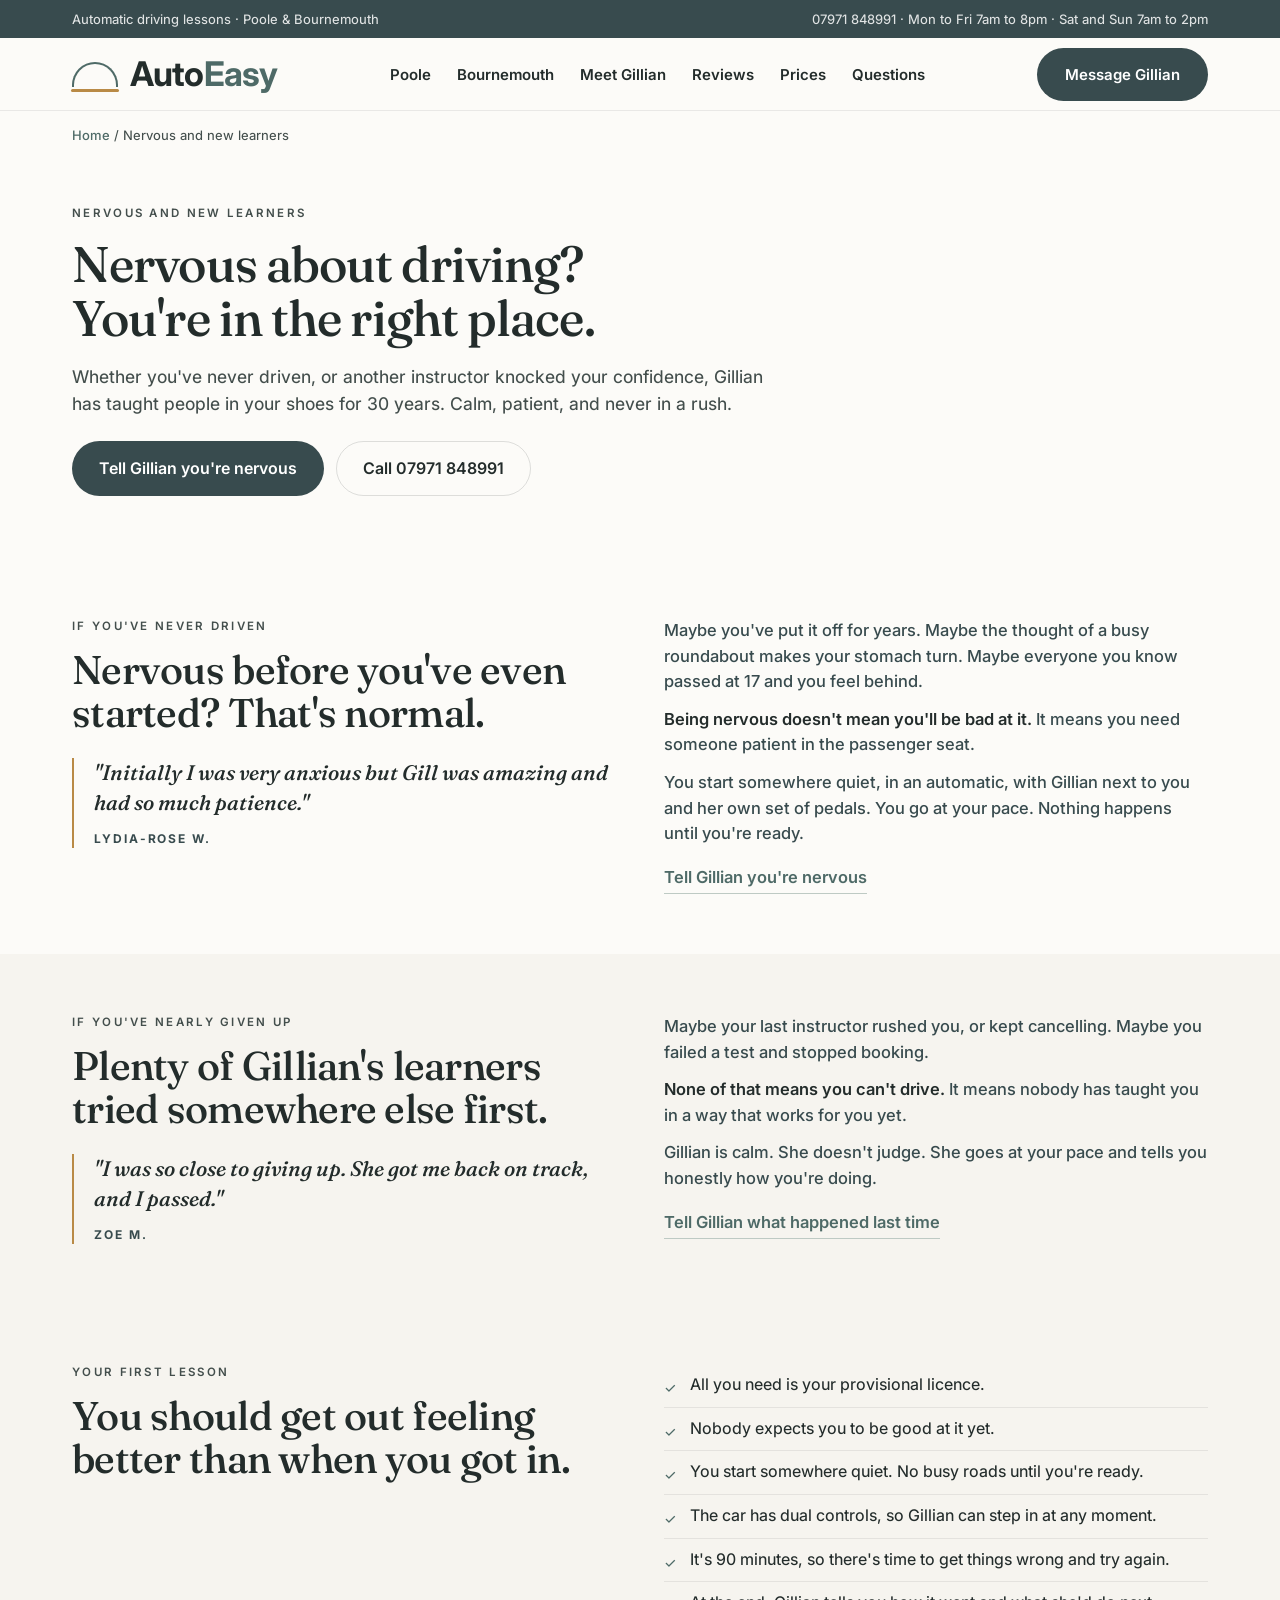
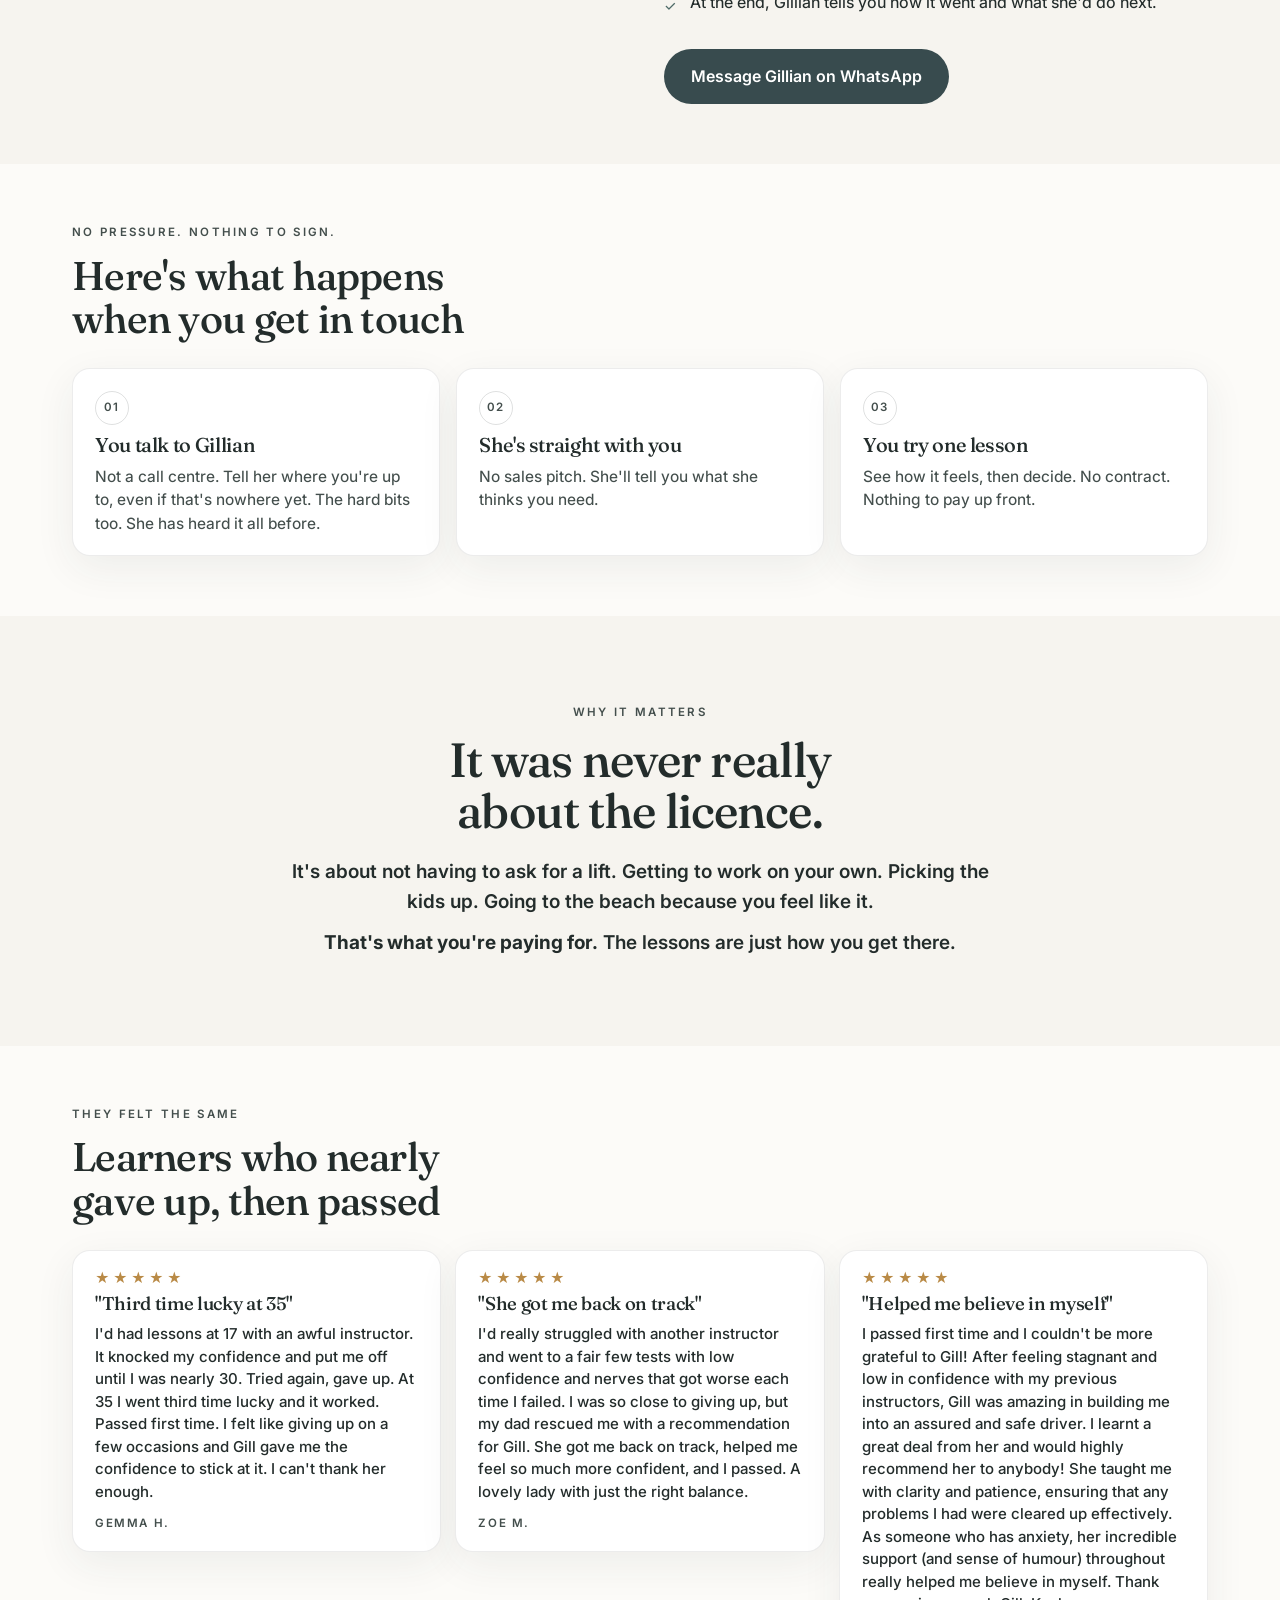
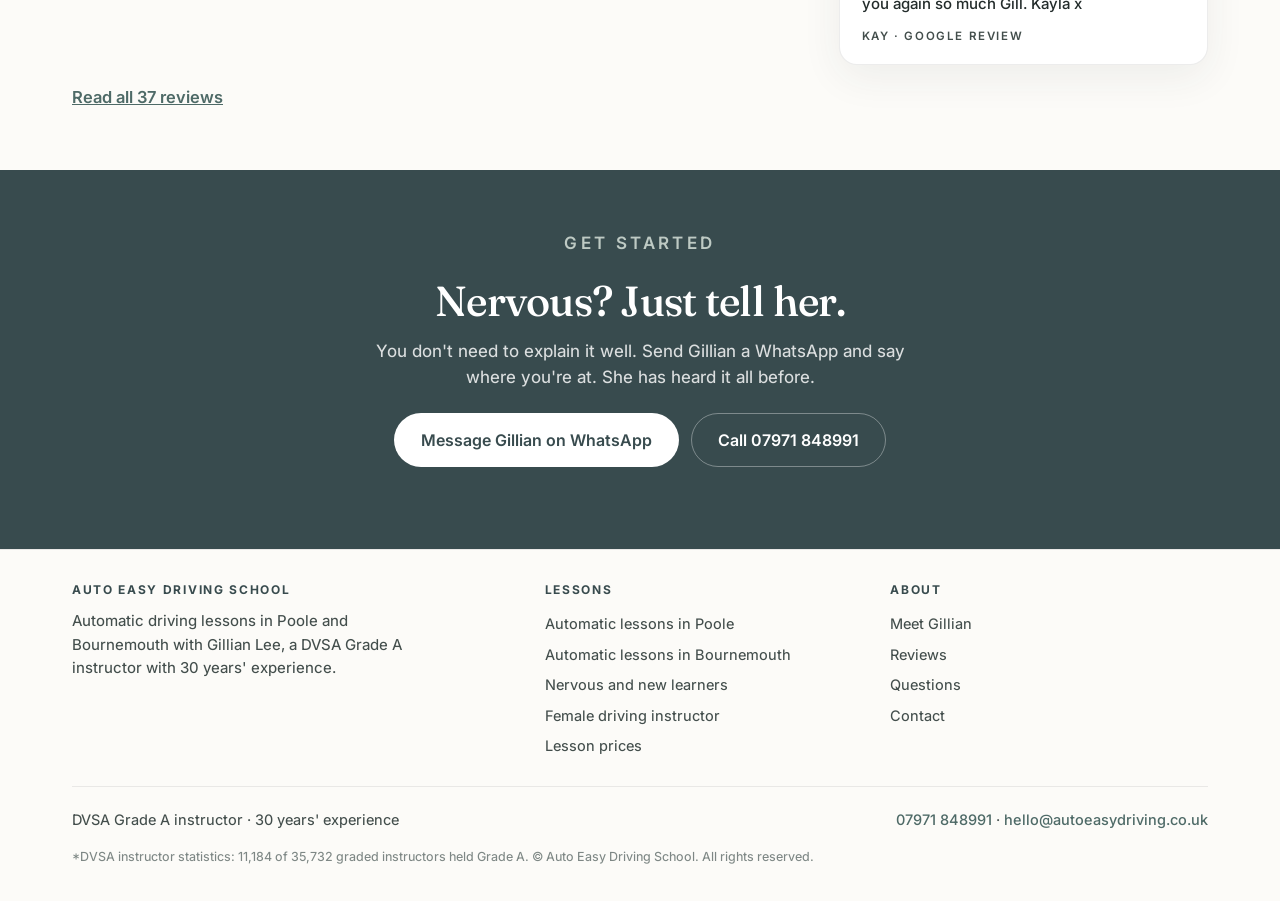
<file: nervous-new-learners.html>
<!DOCTYPE html>
<html lang="en-GB">
<head>
<meta charset="utf-8">
<meta name="viewport" content="width=device-width,initial-scale=1,viewport-fit=cover">
<title>Lessons for Nervous Learner Drivers, Poole | Auto Easy</title>
<meta name="description" content="Nervous about learning to drive, or starting again after a bad instructor? Calm, patient automatic lessons in Poole and Bournemouth with Gillian, DVSA Grade A.">
<link rel="canonical" href="https://autoeasydriving.co.uk/nervous-new-learners">
<meta property="og:type" content="website">
<meta property="og:locale" content="en_GB">
<meta property="og:site_name" content="Auto Easy Driving School">
<meta property="og:title" content="Lessons for Nervous Learner Drivers, Poole | Auto Easy">
<meta property="og:description" content="Nervous about learning to drive, or starting again after a bad instructor? Calm, patient automatic lessons in Poole and Bournemouth with Gillian, DVSA Grade A.">
<meta property="og:url" content="https://autoeasydriving.co.uk/nervous-new-learners">
<meta property="og:image" content="https://autoeasydriving.co.uk/images/gillian-new-hero.jpg">
<link rel="preconnect" href="https://fonts.googleapis.com">
<link rel="preconnect" href="https://fonts.gstatic.com" crossorigin>
<link rel="stylesheet" href="https://fonts.googleapis.com/css2?family=Fraunces:ital,opsz,wght@0,9..144,400;0,9..144,500;0,9..144,600;1,9..144,400;1,9..144,500&family=Inter:wght@400..700&display=swap">
<link rel="stylesheet" href="styles.css">
<script type="application/ld+json">
{
  "@context": "https://schema.org",
  "@type": "BreadcrumbList",
  "itemListElement": [
    {
      "@type": "ListItem",
      "position": 1,
      "name": "Home",
      "item": "https://autoeasydriving.co.uk/"
    },
    {
      "@type": "ListItem",
      "position": 2,
      "name": "Nervous and new learners",
      "item": "https://autoeasydriving.co.uk/nervous-new-learners"
    }
  ]
}
</script>
</head>
<body>
<div class="topbar">
  <div class="wrap">
    <span>Automatic driving lessons &middot; Poole &amp; Bournemouth</span>
    <span>07971 848991 &middot; Mon to Fri 7am to 8pm &middot; Sat and Sun 7am to 2pm</span>
  </div>
</div>

<header class="site-head">
  <div class="wrap head-row">
    <a class="brand" href="index.html" aria-label="Auto Easy Driving School home"><span class="brand-mark"></span><span class="brand-name">Auto<em>Easy</em></span></a>
    <nav class="nav" aria-label="Main">
      <a href="automatic-driving-lessons-poole.html">Poole</a>
      <a href="automatic-driving-lessons-bournemouth.html">Bournemouth</a>
      <a href="meet-gillian.html">Meet Gillian</a>
      <a href="reviews.html">Reviews</a>
      <a href="prices.html">Prices</a>
      <a href="questions.html">Questions</a>
    </nav>
    <a class="head-cta" href="https://wa.me/447971848991?text=Hi%20Gillian%2C%20I%27d%20like%20to%20start%20driving%20lessons.">Message Gillian</a>
  </div>
</header>
<div class="wrap breadcrumb"><a href="index.html">Home</a> <span>/</span> <span>Nervous and new learners</span></div>
<main>
<section class="page-hero">
  <div class="wrap">
    <p class="eyebrow">Nervous and new learners</p>
    <h1>Nervous about driving? You're in the right place.</h1>
    <p class="lede">Whether you've never driven, or another instructor knocked your confidence, Gillian has taught people in your shoes for 30 years. Calm, patient, and never in a rush.</p>
    <div class="hero-cta">
      <a class="btn btn--solid" href="https://wa.me/447971848991?text=Hi%20Gillian%2C%20I%27ve%20never%20driven%20before%20and%20I%27m%20a%20bit%20nervous.">Tell Gillian you're nervous</a>
      <a class="btn btn--line" href="tel:07971848991">Call 07971 848991</a>
    </div>
  </div>
</section>

<section class="band band--paper">
  <div class="wrap split">
    <div>
      <p class="eyebrow">If you've never driven</p>
      <h2>Nervous before you've even started? That's normal.</h2>
      <blockquote class="pull">"Initially I was very anxious but Gill was amazing and had so much patience."<cite>Lydia-Rose W.</cite></blockquote>
    </div>
    <div class="split-aside">
      <p>Maybe you've put it off for years. Maybe the thought of a busy roundabout makes your stomach turn. Maybe everyone you know passed at 17 and you feel behind.</p>
      <p><strong>Being nervous doesn't mean you'll be bad at it.</strong> It means you need someone patient in the passenger seat.</p>
      <p>You start somewhere quiet, in an automatic, with Gillian next to you and her own set of pedals. You go at your pace. Nothing happens until you're ready.</p>
      <a class="text-link" href="https://wa.me/447971848991?text=Hi%20Gillian%2C%20I%27ve%20never%20driven%20before%20and%20I%27m%20a%20bit%20nervous.">Tell Gillian you're nervous</a>
    </div>
  </div>
</section>

<section class="band band--cream">
  <div class="wrap split">
    <div>
      <p class="eyebrow">If you've nearly given up</p>
      <h2>Plenty of Gillian's learners tried somewhere else first.</h2>
      <blockquote class="pull">"I was so close to giving up. She got me back on track, and I passed."<cite>Zoe M.</cite></blockquote>
    </div>
    <div class="split-aside">
      <p>Maybe your last instructor rushed you, or kept cancelling. Maybe you failed a test and stopped booking.</p>
      <p><strong>None of that means you can't drive.</strong> It means nobody has taught you in a way that works for you yet.</p>
      <p>Gillian is calm. She doesn't judge. She goes at your pace and tells you honestly how you're doing.</p>
      <a class="text-link" href="https://wa.me/447971848991?text=Hi%20Gillian%2C%20I%27ve%20had%20lessons%20before%20and%20I%27d%20like%20to%20start%20again.">Tell Gillian what happened last time</a>
    </div>
  </div>
</section>

<section class="band band--cream">
  <div class="wrap split">
    <div>
      <p class="eyebrow">Your first lesson</p>
      <h2>You should get out feeling better than when you got in.</h2>
    </div>
    <div class="split-aside">
      <ul class="checks" style="margin-top:0">
        <li><span class="tick">&check;</span><span>All you need is your provisional licence.</span></li>
        <li><span class="tick">&check;</span><span>Nobody expects you to be good at it yet.</span></li>
        <li><span class="tick">&check;</span><span>You start somewhere quiet. No busy roads until you're ready.</span></li>
        <li><span class="tick">&check;</span><span>The car has dual controls, so Gillian can step in at any moment.</span></li>
        <li><span class="tick">&check;</span><span>It's 90 minutes, so there's time to get things wrong and try again.</span></li>
        <li><span class="tick">&check;</span><span>At the end, Gillian tells you how it went and what she'd do next.</span></li>
      </ul>
      <a class="btn btn--solid desk-only" style="margin-top:24px" href="https://wa.me/447971848991?text=Hi%20Gillian%2C%20I%27d%20like%20to%20start%20driving%20lessons.">Message Gillian on WhatsApp</a>
    </div>
  </div>
</section>

<section class="band band--paper how-steps">
  <div class="wrap">
    <div class="sec-head sec-head--wide">
      <p class="eyebrow">No pressure. Nothing to sign.</p>
      <h2>Here's what happens when you get in touch</h2>
    </div>
    <div class="types">
      <article class="type"><span class="type-num">01</span><h3>You talk to Gillian</h3><p>Not a call centre. Tell her where you're up to, even if that's nowhere yet. The hard bits too. She has heard it all before.</p></article>
      <article class="type"><span class="type-num">02</span><h3>She's straight with you</h3><p>No sales pitch. She'll tell you what she thinks you need.</p></article>
      <article class="type"><span class="type-num">03</span><h3>You try one lesson</h3><p>See how it feels, then decide. No contract. Nothing to pay up front.</p></article>
    </div>
  </div>
</section>

<section class="band band--airy band--cream">
  <div class="wrap statement">
    <div>
      <p class="eyebrow">Why it matters</p>
      <h2>It was never really about the licence.</h2>
    </div>
    <div class="split-aside">
      <p>It's about not having to ask for a lift. Getting to work on your own. Picking the kids up. Going to the beach because you feel like it.</p>
      <p><strong>That's what you're paying for.</strong> The lessons are just how you get there.</p>
    </div>
  </div>
</section>

<section class="band band--paper">
  <div class="wrap">
    <div class="sec-head sec-head--wide">
      <p class="eyebrow">They felt the same</p>
      <h2>Learners who nearly gave up, then passed</h2>
      
    </div>
    <div class="rev-grid rev-grid--three">
<article class="rev">
  <div class="rev-stars">&starf;&starf;&starf;&starf;&starf;</div>
  <h4>"Third time lucky at 35"</h4>
  <p>I'd had lessons at 17 with an awful instructor. It knocked my confidence and put me off until I was nearly 30. Tried again, gave up. At 35 I went third time lucky and it worked. Passed first time. I felt like giving up on a few occasions and Gill gave me the confidence to stick at it. I can't thank her enough.</p>
  <div class="rev-by">Gemma H.</div>
</article>
<article class="rev">
  <div class="rev-stars">&starf;&starf;&starf;&starf;&starf;</div>
  <h4>"She got me back on track"</h4>
  <p>I'd really struggled with another instructor and went to a fair few tests with low confidence and nerves that got worse each time I failed. I was so close to giving up, but my dad rescued me with a recommendation for Gill. She got me back on track, helped me feel so much more confident, and I passed. A lovely lady with just the right balance.</p>
  <div class="rev-by">Zoe M.</div>
</article>
<article class="rev">
  <div class="rev-stars">&starf;&starf;&starf;&starf;&starf;</div>
  <h4>"Helped me believe in myself"</h4>
  <p>I passed first time and I couldn't be more grateful to Gill! After feeling stagnant and low in confidence with my previous instructors, Gill was amazing in building me into an assured and safe driver. I learnt a great deal from her and would highly recommend her to anybody! She taught me with clarity and patience, ensuring that any problems I had were cleared up effectively. As someone who has anxiety, her incredible support (and sense of humour) throughout really helped me believe in myself. Thank you again so much Gill. Kayla x</p>
  <div class="rev-by">Kay &middot; Google review</div>
</article>
    </div>
    <p class="after-cards"><a href="reviews.html">Read all 37 reviews</a></p>
  </div>
</section>
<section class="band band--deep">
  <div class="wrap cta-center">
    <p class="eyebrow">Get started</p>
    <h2>Nervous? Just tell her.</h2>
    <p>You don't need to explain it well. Send Gillian a WhatsApp and say where you're at. She has heard it all before.</p>
    <div class="hero-cta">
      <a class="btn btn--light" href="https://wa.me/447971848991?text=Hi%20Gillian%2C%20I%27ve%20never%20driven%20before%20and%20I%27m%20a%20bit%20nervous.">Message Gillian on WhatsApp</a>
      <a class="btn btn--ghost" href="tel:07971848991">Call 07971 848991</a>
    </div>
  </div>
</section>

</main>
<footer class="site-foot">
  <div class="wrap">
    <div class="foot-top">
      <div class="foot-col foot-col--wide">
        <h4>Auto Easy Driving School</h4>
        <p class="foot-lede">Automatic driving lessons in Poole and Bournemouth with Gillian Lee, a DVSA Grade A instructor with 30 years' experience.</p>
      </div>
      <div class="foot-col">
        <h4>Lessons</h4>
        <a href="automatic-driving-lessons-poole.html">Automatic lessons in Poole</a>
        <a href="automatic-driving-lessons-bournemouth.html">Automatic lessons in Bournemouth</a>
        <a href="nervous-new-learners.html">Nervous and new learners</a>
        <a href="female-driving-instructor.html">Female driving instructor</a>
        <a href="prices.html">Lesson prices</a>
      </div>
      <div class="foot-col">
        <h4>About</h4>
        <a href="meet-gillian.html">Meet Gillian</a>
        <a href="reviews.html">Reviews</a>
        <a href="questions.html">Questions</a>
        <a href="contact.html">Contact</a>
      </div>
    </div>
    <div class="foot-row">
      <div>DVSA Grade A instructor &middot; 30 years' experience</div>
      <div><a href="tel:07971848991">07971 848991</a> &middot; <a href="mailto:hello@autoeasydriving.co.uk">hello@autoeasydriving.co.uk</a></div>
    </div>
    <div class="foot-note">*DVSA instructor statistics: 11,184 of 35,732 graded instructors held Grade A. &copy; Auto Easy Driving School. All rights reserved.</div>
  </div>
</footer>

<nav class="mobile-bar" aria-label="Contact Gillian">
  <a class="mb-wa" href="https://wa.me/447971848991?text=Hi%20Gillian%2C%20I%27d%20like%20to%20start%20driving%20lessons.">WhatsApp Gillian</a>
  <a class="mb-call" href="tel:07971848991">Call</a>
</nav>
</body>
</html>
</file>
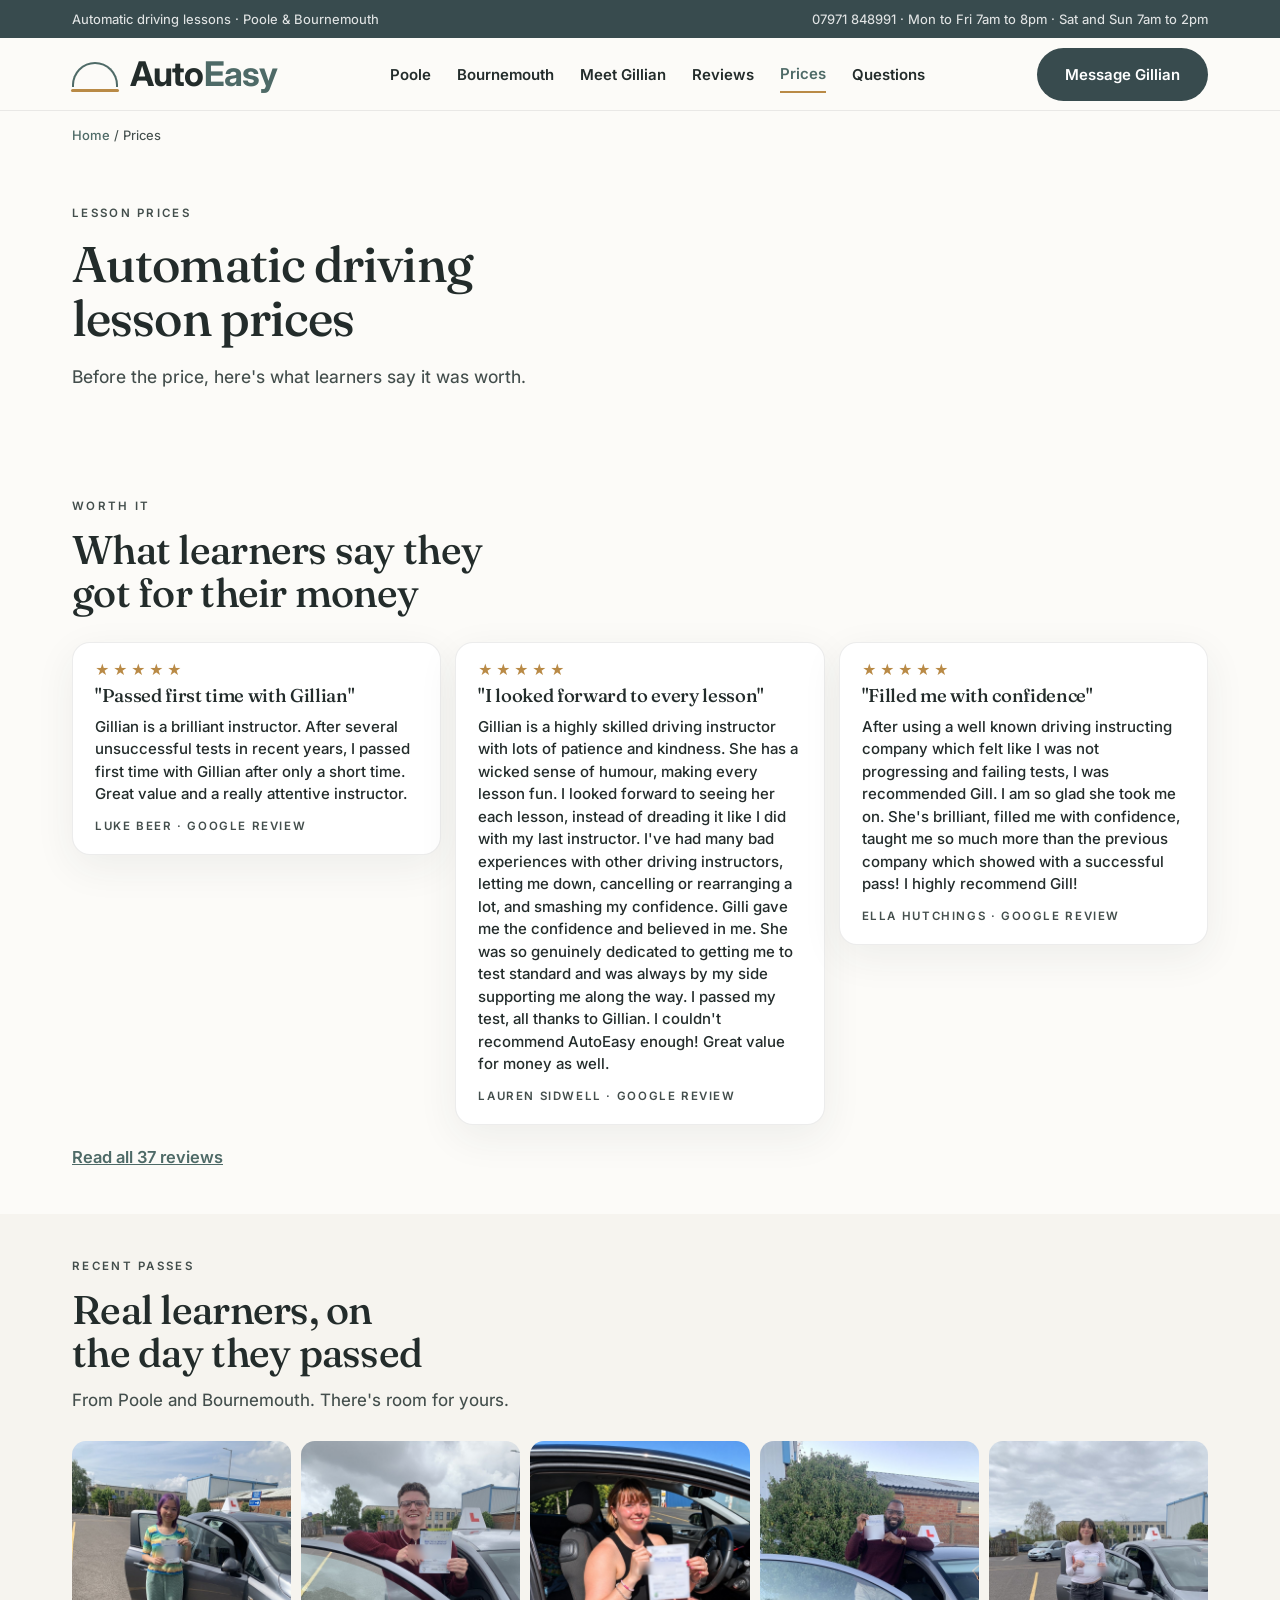
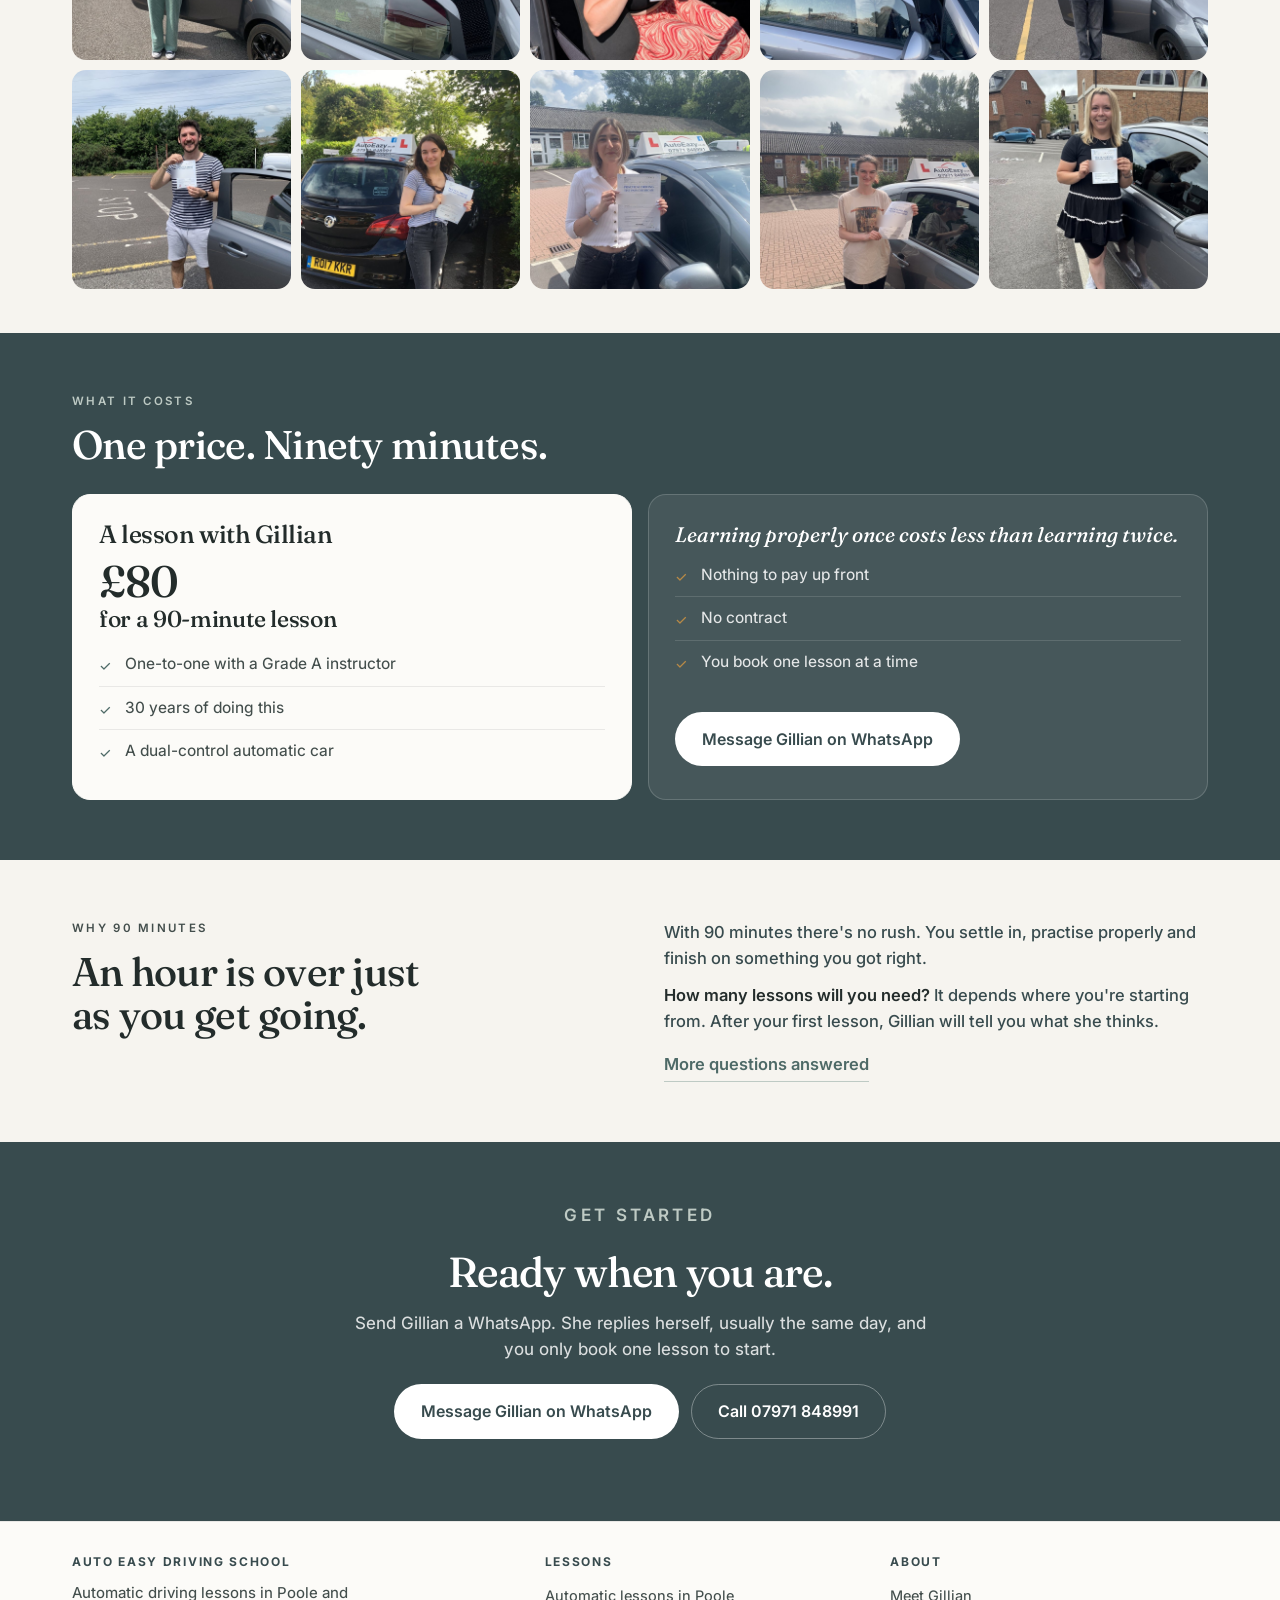
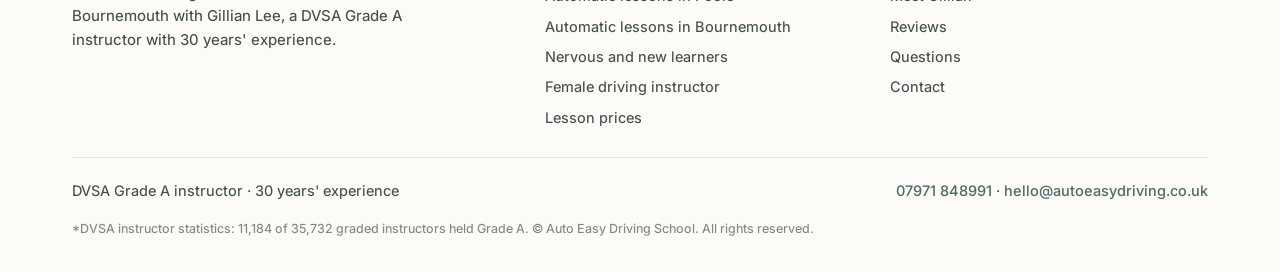
<file: prices.html>
<!DOCTYPE html>
<html lang="en-GB">
<head>
<meta charset="utf-8">
<meta name="viewport" content="width=device-width,initial-scale=1,viewport-fit=cover">
<title>Automatic Driving Lesson Prices, Poole | Auto Easy</title>
<meta name="description" content="Automatic driving lesson prices in Poole and Bournemouth: &pound;80 for 90 minutes with a DVSA Grade A instructor. Nothing to pay up front, no contract.">
<link rel="canonical" href="https://autoeasydriving.co.uk/prices">
<meta property="og:type" content="website">
<meta property="og:locale" content="en_GB">
<meta property="og:site_name" content="Auto Easy Driving School">
<meta property="og:title" content="Automatic Driving Lesson Prices, Poole | Auto Easy">
<meta property="og:description" content="Automatic driving lesson prices in Poole and Bournemouth: &pound;80 for 90 minutes with a DVSA Grade A instructor. Nothing to pay up front, no contract.">
<meta property="og:url" content="https://autoeasydriving.co.uk/prices">
<meta property="og:image" content="https://autoeasydriving.co.uk/images/gillian-new-hero.jpg">
<link rel="preconnect" href="https://fonts.googleapis.com">
<link rel="preconnect" href="https://fonts.gstatic.com" crossorigin>
<link rel="stylesheet" href="https://fonts.googleapis.com/css2?family=Fraunces:ital,opsz,wght@0,9..144,400;0,9..144,500;0,9..144,600;1,9..144,400;1,9..144,500&family=Inter:wght@400..700&display=swap">
<link rel="stylesheet" href="styles.css">
<script type="application/ld+json">
{
  "@context": "https://schema.org",
  "@type": "Service",
  "name": "Automatic driving lesson",
  "serviceType": "Automatic driving lessons",
  "provider": {
    "@id": "https://autoeasydriving.co.uk/#school"
  },
  "areaServed": [
    "Poole",
    "Bournemouth"
  ],
  "offers": {
    "@type": "Offer",
    "price": "80.00",
    "priceCurrency": "GBP",
    "description": "90 minute one-to-one automatic driving lesson"
  }
}
</script>
<script type="application/ld+json">
{
  "@context": "https://schema.org",
  "@type": "BreadcrumbList",
  "itemListElement": [
    {
      "@type": "ListItem",
      "position": 1,
      "name": "Home",
      "item": "https://autoeasydriving.co.uk/"
    },
    {
      "@type": "ListItem",
      "position": 2,
      "name": "Prices",
      "item": "https://autoeasydriving.co.uk/prices"
    }
  ]
}
</script>
</head>
<body>
<div class="topbar">
  <div class="wrap">
    <span>Automatic driving lessons &middot; Poole &amp; Bournemouth</span>
    <span>07971 848991 &middot; Mon to Fri 7am to 8pm &middot; Sat and Sun 7am to 2pm</span>
  </div>
</div>

<header class="site-head">
  <div class="wrap head-row">
    <a class="brand" href="index.html" aria-label="Auto Easy Driving School home"><span class="brand-mark"></span><span class="brand-name">Auto<em>Easy</em></span></a>
    <nav class="nav" aria-label="Main">
      <a href="automatic-driving-lessons-poole.html">Poole</a>
      <a href="automatic-driving-lessons-bournemouth.html">Bournemouth</a>
      <a href="meet-gillian.html">Meet Gillian</a>
      <a href="reviews.html">Reviews</a>
      <a href="prices.html" aria-current="page">Prices</a>
      <a href="questions.html">Questions</a>
    </nav>
    <a class="head-cta" href="https://wa.me/447971848991?text=Hi%20Gillian%2C%20I%27d%20like%20to%20start%20driving%20lessons.">Message Gillian</a>
  </div>
</header>
<div class="wrap breadcrumb"><a href="index.html">Home</a> <span>/</span> <span>Prices</span></div>
<main>
<section class="page-hero">
  <div class="wrap">
    <p class="eyebrow">Lesson prices</p>
    <h1>Automatic driving lesson prices</h1>
    <p class="lede">Before the price, here's what learners say it was worth.</p>
  </div>
</section>

<section class="band band--tight band--paper">
  <div class="wrap">
    <div class="sec-head sec-head--wide">
      <p class="eyebrow">Worth it</p>
      <h2>What learners say they got for their money</h2>
      
    </div>
    <div class="rev-grid rev-grid--three">
<article class="rev">
  <div class="rev-stars">&starf;&starf;&starf;&starf;&starf;</div>
  <h4>"Passed first time with Gillian"</h4>
  <p>Gillian is a brilliant instructor. After several unsuccessful tests in recent years, I passed first time with Gillian after only a short time. Great value and a really attentive instructor.</p>
  <div class="rev-by">Luke Beer &middot; Google review</div>
</article>
<article class="rev">
  <div class="rev-stars">&starf;&starf;&starf;&starf;&starf;</div>
  <h4>"I looked forward to every lesson"</h4>
  <p>Gillian is a highly skilled driving instructor with lots of patience and kindness. She has a wicked sense of humour, making every lesson fun. I looked forward to seeing her each lesson, instead of dreading it like I did with my last instructor. I've had many bad experiences with other driving instructors, letting me down, cancelling or rearranging a lot, and smashing my confidence. Gilli gave me the confidence and believed in me. She was so genuinely dedicated to getting me to test standard and was always by my side supporting me along the way. I passed my test, all thanks to Gillian. I couldn't recommend AutoEasy enough! Great value for money as well.</p>
  <div class="rev-by">Lauren Sidwell &middot; Google review</div>
</article>
<article class="rev">
  <div class="rev-stars">&starf;&starf;&starf;&starf;&starf;</div>
  <h4>"Filled me with confidence"</h4>
  <p>After using a well known driving instructing company which felt like I was not progressing and failing tests, I was recommended Gill. I am so glad she took me on. She's brilliant, filled me with confidence, taught me so much more than the previous company which showed with a successful pass! I highly recommend Gill!</p>
  <div class="rev-by">Ella Hutchings &middot; Google review</div>
</article>
    </div>
    <p class="after-cards"><a href="reviews.html">Read all 37 reviews</a></p>
  </div>
</section>
<section class="band band--tight band--cream">
  <div class="wrap">
    <div class="sec-head sec-head--wide">
      <p class="eyebrow">Recent passes</p>
      <h2>Real learners, on the day they passed</h2>
      <p>From Poole and Bournemouth. There's room for yours.</p>
    </div>
    <div class="passes">
      <div class="pass"><img src="images/pass-01.jpg" alt="New driver holding her automatic driving test pass certificate" loading="lazy"></div>
      <div class="pass"><img src="images/pass-02.jpg" alt="Learner smiling with his driving test pass certificate" loading="lazy"></div>
      <div class="pass"><img src="images/pass-03.jpg" alt="New driver in the car holding her pass certificate" loading="lazy"></div>
      <div class="pass"><img src="images/pass-04.jpg" alt="Learner holding his pass certificate beside the car" loading="lazy"></div>
      <div class="pass"><img src="images/pass-05.jpg" alt="New driver with her automatic test pass certificate" loading="lazy"></div>
      <div class="pass"><img src="images/pass-06.jpg" alt="Learner celebrating his driving test pass" loading="lazy"></div>
      <div class="pass"><img src="images/pass-07.jpg" alt="New driver by the Auto Easy car with her pass certificate" loading="lazy"></div>
      <div class="pass"><img src="images/pass-08.jpg" alt="Learner holding her pass certificate by the car" loading="lazy"></div>
      <div class="pass"><img src="images/pass-09.jpg" alt="New driver with her test pass certificate" loading="lazy"></div>
      <div class="pass"><img src="images/pass-10.jpg" alt="Learner holding her automatic test pass certificate" loading="lazy"></div>
    </div>
  </div>
</section>

<section class="band band--deep">
  <div class="wrap">
    <div class="sec-head sec-head--wide">
      <p class="eyebrow">What it costs</p>
      <h2>One price. Ninety minutes.</h2>
    </div>
    <div class="price-grid">
      <div class="price-card price-card--lead">
        <h3>A lesson with Gillian</h3>
        <div class="price-tag">&pound;80</div>
        <p class="price-sub">for a 90-minute lesson</p>
        <ul class="price-list">
          <li><span class="tick">&check;</span><span>One-to-one with a Grade A instructor</span></li>
          <li><span class="tick">&check;</span><span>30 years of doing this</span></li>
          <li><span class="tick">&check;</span><span>A dual-control automatic car</span></li>
        </ul>
      </div>
      <div class="price-card">
        <p class="price-kicker">Learning properly once costs less than learning twice.</p>
        <ul class="price-list">
          <li><span class="tick">&check;</span><span>Nothing to pay up front</span></li>
          <li><span class="tick">&check;</span><span>No contract</span></li>
          <li><span class="tick">&check;</span><span>You book one lesson at a time</span></li>
        </ul>
        <a class="btn btn--light" style="margin-top:28px" href="https://wa.me/447971848991?text=Hi%20Gillian%2C%20I%27d%20like%20to%20start%20driving%20lessons.">Message Gillian on WhatsApp</a>
      </div>
    </div>
  </div>
</section>

<section class="band band--cream">
  <div class="wrap split">
    <div>
      <p class="eyebrow">Why 90 minutes</p>
      <h2>An hour is over just as you get going.</h2>
    </div>
    <div class="split-aside">
      <p>With 90 minutes there's no rush. You settle in, practise properly and finish on something you got right.</p>
      <p><strong>How many lessons will you need?</strong> It depends where you're starting from. After your first lesson, Gillian will tell you what she thinks.</p>
      <a class="text-link" href="questions.html">More questions answered</a>
    </div>
  </div>
</section>

<section class="band band--deep">
  <div class="wrap cta-center">
    <p class="eyebrow">Get started</p>
    <h2>Ready when you are.</h2>
    <p>Send Gillian a WhatsApp. She replies herself, usually the same day, and you only book one lesson to start.</p>
    <div class="hero-cta">
      <a class="btn btn--light" href="https://wa.me/447971848991?text=Hi%20Gillian%2C%20I%27d%20like%20to%20start%20driving%20lessons.">Message Gillian on WhatsApp</a>
      <a class="btn btn--ghost" href="tel:07971848991">Call 07971 848991</a>
    </div>
  </div>
</section>

</main>
<footer class="site-foot">
  <div class="wrap">
    <div class="foot-top">
      <div class="foot-col foot-col--wide">
        <h4>Auto Easy Driving School</h4>
        <p class="foot-lede">Automatic driving lessons in Poole and Bournemouth with Gillian Lee, a DVSA Grade A instructor with 30 years' experience.</p>
      </div>
      <div class="foot-col">
        <h4>Lessons</h4>
        <a href="automatic-driving-lessons-poole.html">Automatic lessons in Poole</a>
        <a href="automatic-driving-lessons-bournemouth.html">Automatic lessons in Bournemouth</a>
        <a href="nervous-new-learners.html">Nervous and new learners</a>
        <a href="female-driving-instructor.html">Female driving instructor</a>
        <a href="prices.html">Lesson prices</a>
      </div>
      <div class="foot-col">
        <h4>About</h4>
        <a href="meet-gillian.html">Meet Gillian</a>
        <a href="reviews.html">Reviews</a>
        <a href="questions.html">Questions</a>
        <a href="contact.html">Contact</a>
      </div>
    </div>
    <div class="foot-row">
      <div>DVSA Grade A instructor &middot; 30 years' experience</div>
      <div><a href="tel:07971848991">07971 848991</a> &middot; <a href="mailto:hello@autoeasydriving.co.uk">hello@autoeasydriving.co.uk</a></div>
    </div>
    <div class="foot-note">*DVSA instructor statistics: 11,184 of 35,732 graded instructors held Grade A. &copy; Auto Easy Driving School. All rights reserved.</div>
  </div>
</footer>

<nav class="mobile-bar" aria-label="Contact Gillian">
  <a class="mb-wa" href="https://wa.me/447971848991?text=Hi%20Gillian%2C%20I%27d%20like%20to%20start%20driving%20lessons.">WhatsApp Gillian</a>
  <a class="mb-call" href="tel:07971848991">Call</a>
</nav>
</body>
</html>
</file>
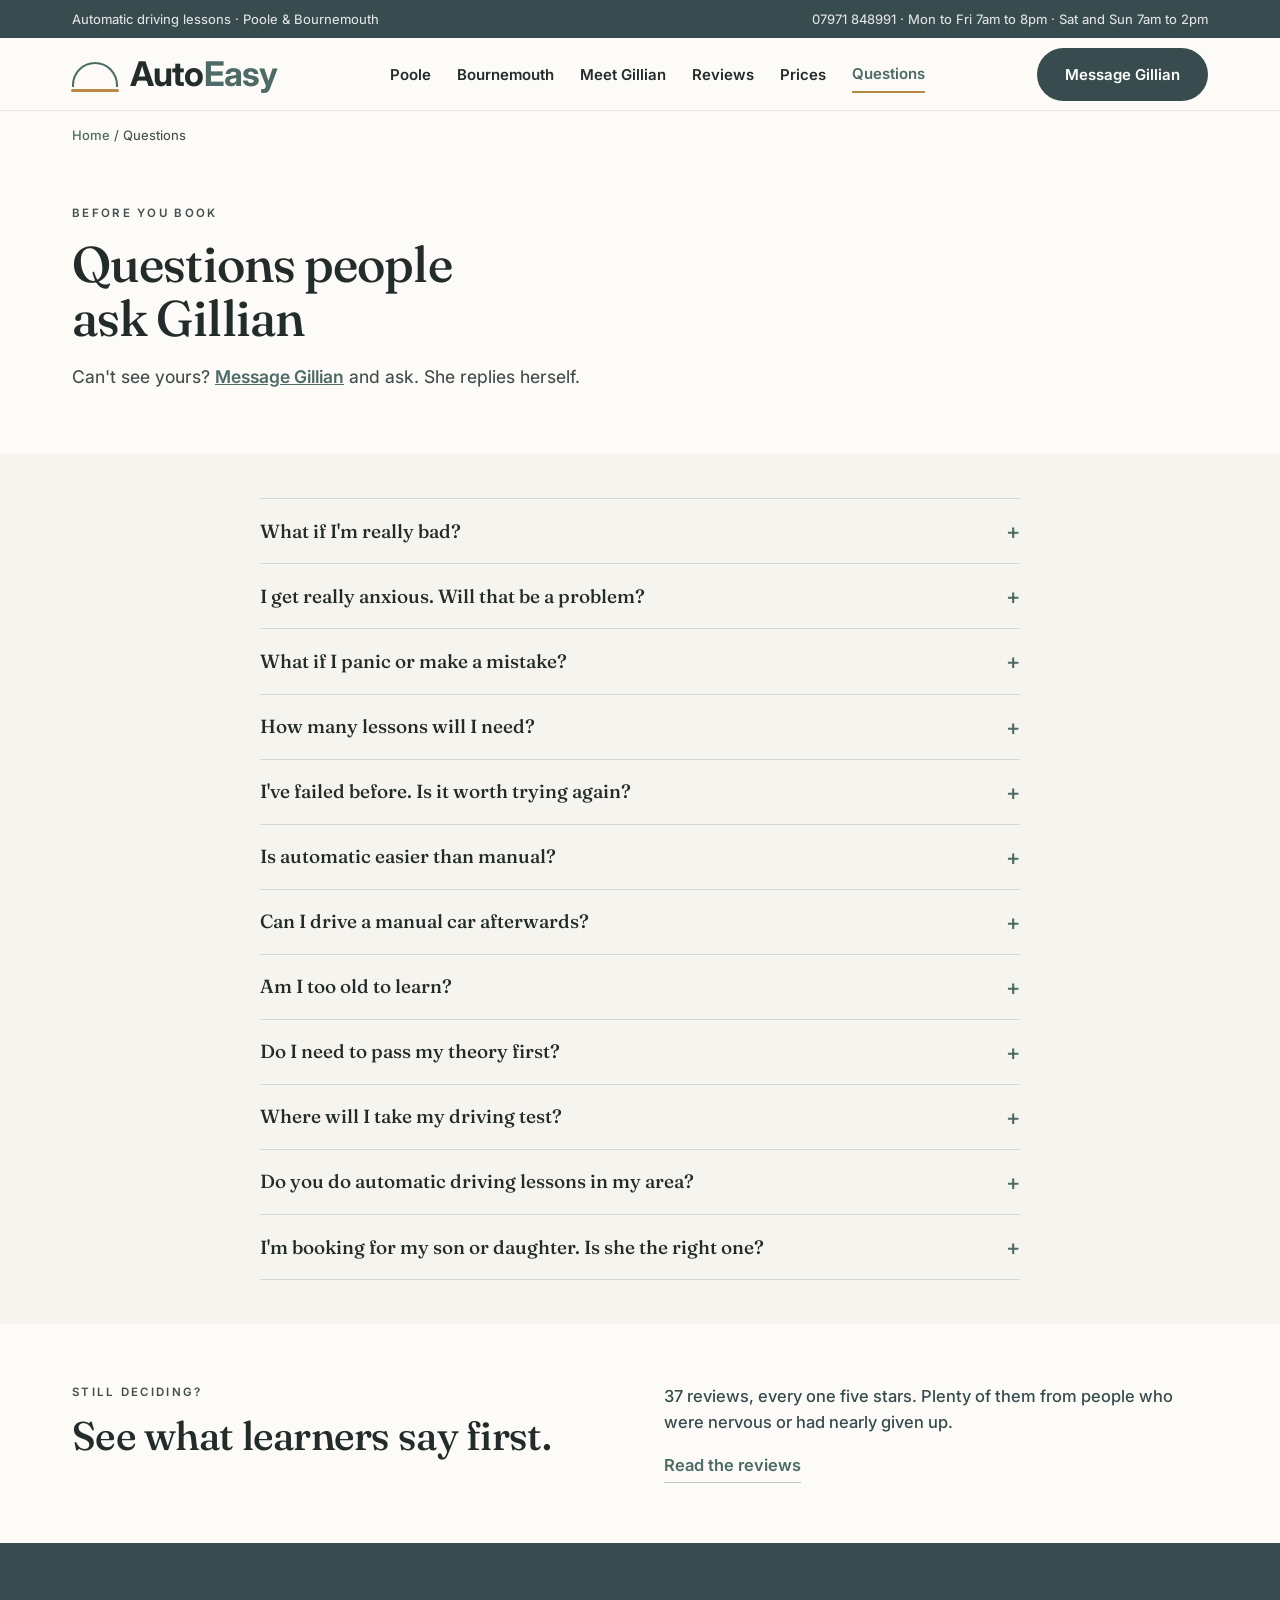
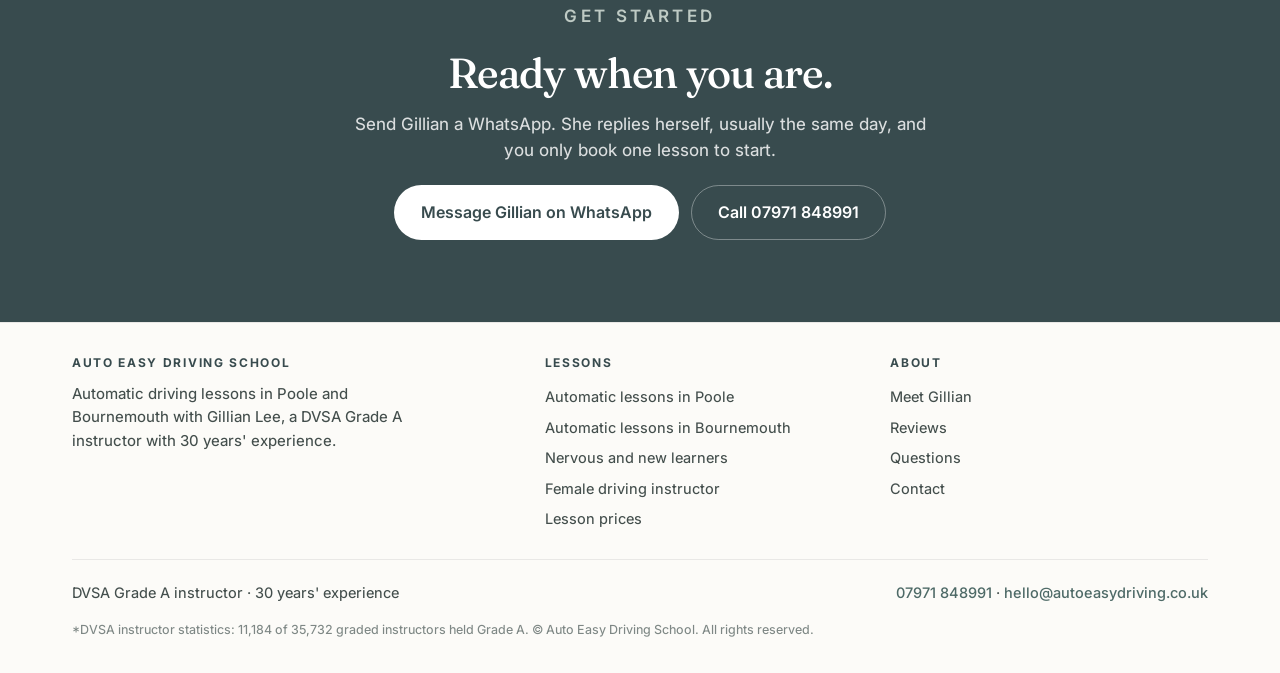
<file: questions.html>
<!DOCTYPE html>
<html lang="en-GB">
<head>
<meta charset="utf-8">
<meta name="viewport" content="width=device-width,initial-scale=1,viewport-fit=cover">
<title>Questions About Automatic Driving Lessons in Poole | Auto Easy</title>
<meta name="description" content="Answers to common questions about automatic driving lessons in Poole and Bournemouth: nerves, failed tests, theory, test centres, automatic vs manual and more.">
<link rel="canonical" href="https://autoeasydriving.co.uk/questions">
<meta property="og:type" content="website">
<meta property="og:locale" content="en_GB">
<meta property="og:site_name" content="Auto Easy Driving School">
<meta property="og:title" content="Questions About Automatic Driving Lessons in Poole | Auto Easy">
<meta property="og:description" content="Answers to common questions about automatic driving lessons in Poole and Bournemouth: nerves, failed tests, theory, test centres, automatic vs manual and more.">
<meta property="og:url" content="https://autoeasydriving.co.uk/questions">
<meta property="og:image" content="https://autoeasydriving.co.uk/images/gillian-new-hero.jpg">
<link rel="preconnect" href="https://fonts.googleapis.com">
<link rel="preconnect" href="https://fonts.gstatic.com" crossorigin>
<link rel="stylesheet" href="https://fonts.googleapis.com/css2?family=Fraunces:ital,opsz,wght@0,9..144,400;0,9..144,500;0,9..144,600;1,9..144,400;1,9..144,500&family=Inter:wght@400..700&display=swap">
<link rel="stylesheet" href="styles.css">
<script type="application/ld+json">
{
  "@context": "https://schema.org",
  "@type": "FAQPage",
  "mainEntity": [
    {
      "@type": "Question",
      "name": "What if I'm really bad?",
      "acceptedAnswer": {
        "@type": "Answer",
        "text": "You're not. Nobody is good at something they haven't been taught yet. Gillian has had learners who failed several tests elsewhere and then passed first time with her."
      }
    },
    {
      "@type": "Question",
      "name": "I get really anxious. Will that be a problem?",
      "acceptedAnswer": {
        "@type": "Answer",
        "text": "No. Gillian teaches a lot of nervous learners. Kay wrote that, as someone with anxiety, Gillian's support \"really helped me believe in myself\". She passed first time."
      }
    },
    {
      "@type": "Question",
      "name": "What if I panic or make a mistake?",
      "acceptedAnswer": {
        "@type": "Answer",
        "text": "Gillian has her own brake, so she can stop the car at any moment. She's calm, she doesn't judge, and after 30 years there isn't a mistake she hasn't seen."
      }
    },
    {
      "@type": "Question",
      "name": "How many lessons will I need?",
      "acceptedAnswer": {
        "@type": "Answer",
        "text": "It depends where you're starting from. Anyone who gives you a number before they've seen you drive is guessing. After your first lesson, Gillian will tell you what she thinks."
      }
    },
    {
      "@type": "Question",
      "name": "I've failed before. Is it worth trying again?",
      "acceptedAnswer": {
        "@type": "Answer",
        "text": "Yes. Luke had several unsuccessful tests before he came to Gillian. He passed first time with her."
      }
    },
    {
      "@type": "Question",
      "name": "Is automatic easier than manual?",
      "acceptedAnswer": {
        "@type": "Answer",
        "text": "For most people it's easier to drive, yes. There's no clutch and no gears to think about, so you can't stall and you can keep your mind on the road. Emma came to Gillian from a manual driving school and found automatic \"so much easier\". Kate struggled with manual for years, switched, and passed first try."
      }
    },
    {
      "@type": "Question",
      "name": "Can I drive a manual car afterwards?",
      "acceptedAnswer": {
        "@type": "Answer",
        "text": "No. An automatic licence is for automatic cars. If automatics are all you plan to drive, it's all you need."
      }
    },
    {
      "@type": "Question",
      "name": "Am I too old to learn?",
      "acceptedAnswer": {
        "@type": "Answer",
        "text": "No. People learn at every age. Gemma first had lessons at 17, tried again at nearly 30 and gave up. At 35 she came to Gillian and passed first time."
      }
    },
    {
      "@type": "Question",
      "name": "Do I need to pass my theory first?",
      "acceptedAnswer": {
        "@type": "Answer",
        "text": "No. You can start as soon as you have your provisional licence. You need to pass your theory before you can book the driving test, and Gillian can help with that."
      }
    },
    {
      "@type": "Question",
      "name": "Where will I take my driving test?",
      "acceptedAnswer": {
        "@type": "Answer",
        "text": "Most learners here take it at the Poole test centre. Gillian gets you used to the roads around it well before the day."
      }
    },
    {
      "@type": "Question",
      "name": "Do you do automatic driving lessons in my area?",
      "acceptedAnswer": {
        "@type": "Answer",
        "text": "Gillian teaches across Poole and Bournemouth, including Branksome, Parkstone, Broadstone, Westbourne and Canford Cliffs. Not sure? Message and ask."
      }
    },
    {
      "@type": "Question",
      "name": "I'm booking for my son or daughter. Is she the right one?",
      "acceptedAnswer": {
        "@type": "Answer",
        "text": "One dad did his homework before he chose Gillian for his son. His son passed. His advice to other parents: \"Don't bother with anyone else.\""
      }
    }
  ]
}
</script>
<script type="application/ld+json">
{
  "@context": "https://schema.org",
  "@type": "BreadcrumbList",
  "itemListElement": [
    {
      "@type": "ListItem",
      "position": 1,
      "name": "Home",
      "item": "https://autoeasydriving.co.uk/"
    },
    {
      "@type": "ListItem",
      "position": 2,
      "name": "Questions",
      "item": "https://autoeasydriving.co.uk/questions"
    }
  ]
}
</script>
</head>
<body>
<div class="topbar">
  <div class="wrap">
    <span>Automatic driving lessons &middot; Poole &amp; Bournemouth</span>
    <span>07971 848991 &middot; Mon to Fri 7am to 8pm &middot; Sat and Sun 7am to 2pm</span>
  </div>
</div>

<header class="site-head">
  <div class="wrap head-row">
    <a class="brand" href="index.html" aria-label="Auto Easy Driving School home"><span class="brand-mark"></span><span class="brand-name">Auto<em>Easy</em></span></a>
    <nav class="nav" aria-label="Main">
      <a href="automatic-driving-lessons-poole.html">Poole</a>
      <a href="automatic-driving-lessons-bournemouth.html">Bournemouth</a>
      <a href="meet-gillian.html">Meet Gillian</a>
      <a href="reviews.html">Reviews</a>
      <a href="prices.html">Prices</a>
      <a href="questions.html" aria-current="page">Questions</a>
    </nav>
    <a class="head-cta" href="https://wa.me/447971848991?text=Hi%20Gillian%2C%20I%27d%20like%20to%20start%20driving%20lessons.">Message Gillian</a>
  </div>
</header>
<div class="wrap breadcrumb"><a href="index.html">Home</a> <span>/</span> <span>Questions</span></div>
<main>
<section class="page-hero">
  <div class="wrap">
    <p class="eyebrow">Before you book</p>
    <h1>Questions people ask Gillian</h1>
    <p class="lede">Can't see yours? <a href="https://wa.me/447971848991?text=Hi%20Gillian%2C%20I%27d%20like%20to%20start%20driving%20lessons." style="color:var(--primary);font-weight:600">Message Gillian</a> and ask. She replies herself.</p>
  </div>
</section>

<section class="band band--tight band--cream faqwrap">
  <div class="wrap">
    <div class="faq">
      <details><summary>What if I'm really bad?</summary><p>You're not. Nobody is good at something they haven't been taught yet. Gillian has had learners who failed several tests elsewhere and then passed first time with her.</p></details>
      <details><summary>I get really anxious. Will that be a problem?</summary><p>No. Gillian teaches a lot of nervous learners. Kay wrote that, as someone with anxiety, Gillian's support "really helped me believe in myself". She passed first time.</p></details>
      <details><summary>What if I panic or make a mistake?</summary><p>Gillian has her own brake, so she can stop the car at any moment. She's calm, she doesn't judge, and after 30 years there isn't a mistake she hasn't seen.</p></details>
      <details><summary>How many lessons will I need?</summary><p>It depends where you're starting from. Anyone who gives you a number before they've seen you drive is guessing. After your first lesson, Gillian will tell you what she thinks.</p></details>
      <details><summary>I've failed before. Is it worth trying again?</summary><p>Yes. Luke had several unsuccessful tests before he came to Gillian. He passed first time with her.</p></details>
      <details><summary>Is automatic easier than manual?</summary><p>For most people it's easier to drive, yes. There's no clutch and no gears to think about, so you can't stall and you can keep your mind on the road. Emma came to Gillian from a manual driving school and found automatic "so much easier". Kate struggled with manual for years, switched, and passed first try.</p></details>
      <details><summary>Can I drive a manual car afterwards?</summary><p>No. An automatic licence is for automatic cars. If automatics are all you plan to drive, it's all you need.</p></details>
      <details><summary>Am I too old to learn?</summary><p>No. People learn at every age. Gemma first had lessons at 17, tried again at nearly 30 and gave up. At 35 she came to Gillian and passed first time.</p></details>
      <details><summary>Do I need to pass my theory first?</summary><p>No. You can start as soon as you have your provisional licence. You need to pass your theory before you can book the driving test, and Gillian can help with that.</p></details>
      <details><summary>Where will I take my driving test?</summary><p>Most learners here take it at the Poole test centre. Gillian gets you used to the roads around it well before the day.</p></details>
      <details><summary>Do you do automatic driving lessons in my area?</summary><p>Gillian teaches across Poole and Bournemouth, including Branksome, Parkstone, Broadstone, Westbourne and Canford Cliffs. Not sure? Message and ask.</p></details>
      <details><summary>I'm booking for my son or daughter. Is she the right one?</summary><p>One dad did his homework before he chose Gillian for his son. His son passed. His advice to other parents: "Don't bother with anyone else."</p></details>
    </div>
  </div>
</section>

<section class="band band--paper">
  <div class="wrap split">
    <div>
      <p class="eyebrow">Still deciding?</p>
      <h2>See what learners say first.</h2>
    </div>
    <div class="split-aside">
      <p>37 reviews, every one five stars. Plenty of them from people who were nervous or had nearly given up.</p>
      <a class="text-link" href="reviews.html">Read the reviews</a>
    </div>
  </div>
</section>

<section class="band band--deep">
  <div class="wrap cta-center">
    <p class="eyebrow">Get started</p>
    <h2>Ready when you are.</h2>
    <p>Send Gillian a WhatsApp. She replies herself, usually the same day, and you only book one lesson to start.</p>
    <div class="hero-cta">
      <a class="btn btn--light" href="https://wa.me/447971848991?text=Hi%20Gillian%2C%20I%27d%20like%20to%20start%20driving%20lessons.">Message Gillian on WhatsApp</a>
      <a class="btn btn--ghost" href="tel:07971848991">Call 07971 848991</a>
    </div>
  </div>
</section>

</main>
<footer class="site-foot">
  <div class="wrap">
    <div class="foot-top">
      <div class="foot-col foot-col--wide">
        <h4>Auto Easy Driving School</h4>
        <p class="foot-lede">Automatic driving lessons in Poole and Bournemouth with Gillian Lee, a DVSA Grade A instructor with 30 years' experience.</p>
      </div>
      <div class="foot-col">
        <h4>Lessons</h4>
        <a href="automatic-driving-lessons-poole.html">Automatic lessons in Poole</a>
        <a href="automatic-driving-lessons-bournemouth.html">Automatic lessons in Bournemouth</a>
        <a href="nervous-new-learners.html">Nervous and new learners</a>
        <a href="female-driving-instructor.html">Female driving instructor</a>
        <a href="prices.html">Lesson prices</a>
      </div>
      <div class="foot-col">
        <h4>About</h4>
        <a href="meet-gillian.html">Meet Gillian</a>
        <a href="reviews.html">Reviews</a>
        <a href="questions.html">Questions</a>
        <a href="contact.html">Contact</a>
      </div>
    </div>
    <div class="foot-row">
      <div>DVSA Grade A instructor &middot; 30 years' experience</div>
      <div><a href="tel:07971848991">07971 848991</a> &middot; <a href="mailto:hello@autoeasydriving.co.uk">hello@autoeasydriving.co.uk</a></div>
    </div>
    <div class="foot-note">*DVSA instructor statistics: 11,184 of 35,732 graded instructors held Grade A. &copy; Auto Easy Driving School. All rights reserved.</div>
  </div>
</footer>

<nav class="mobile-bar" aria-label="Contact Gillian">
  <a class="mb-wa" href="https://wa.me/447971848991?text=Hi%20Gillian%2C%20I%27d%20like%20to%20start%20driving%20lessons.">WhatsApp Gillian</a>
  <a class="mb-call" href="tel:07971848991">Call</a>
</nav>
</body>
</html>
</file>
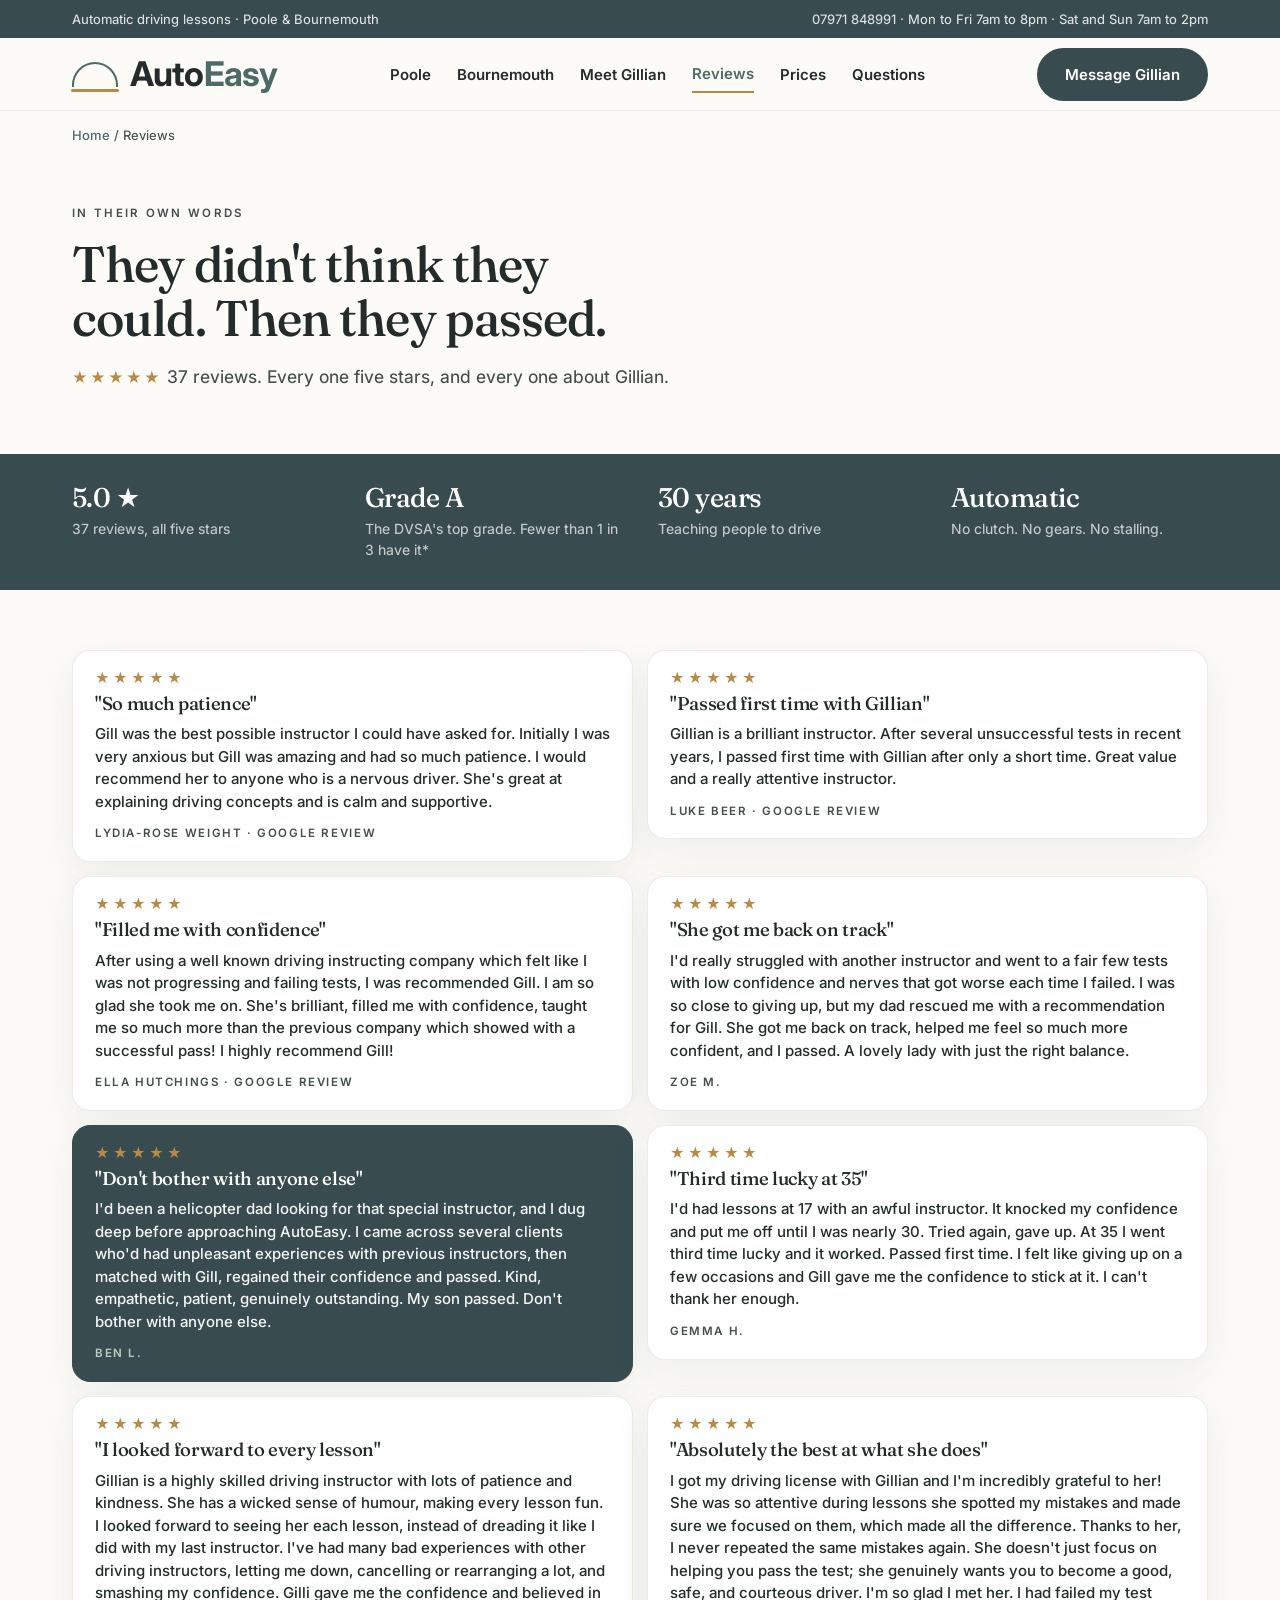
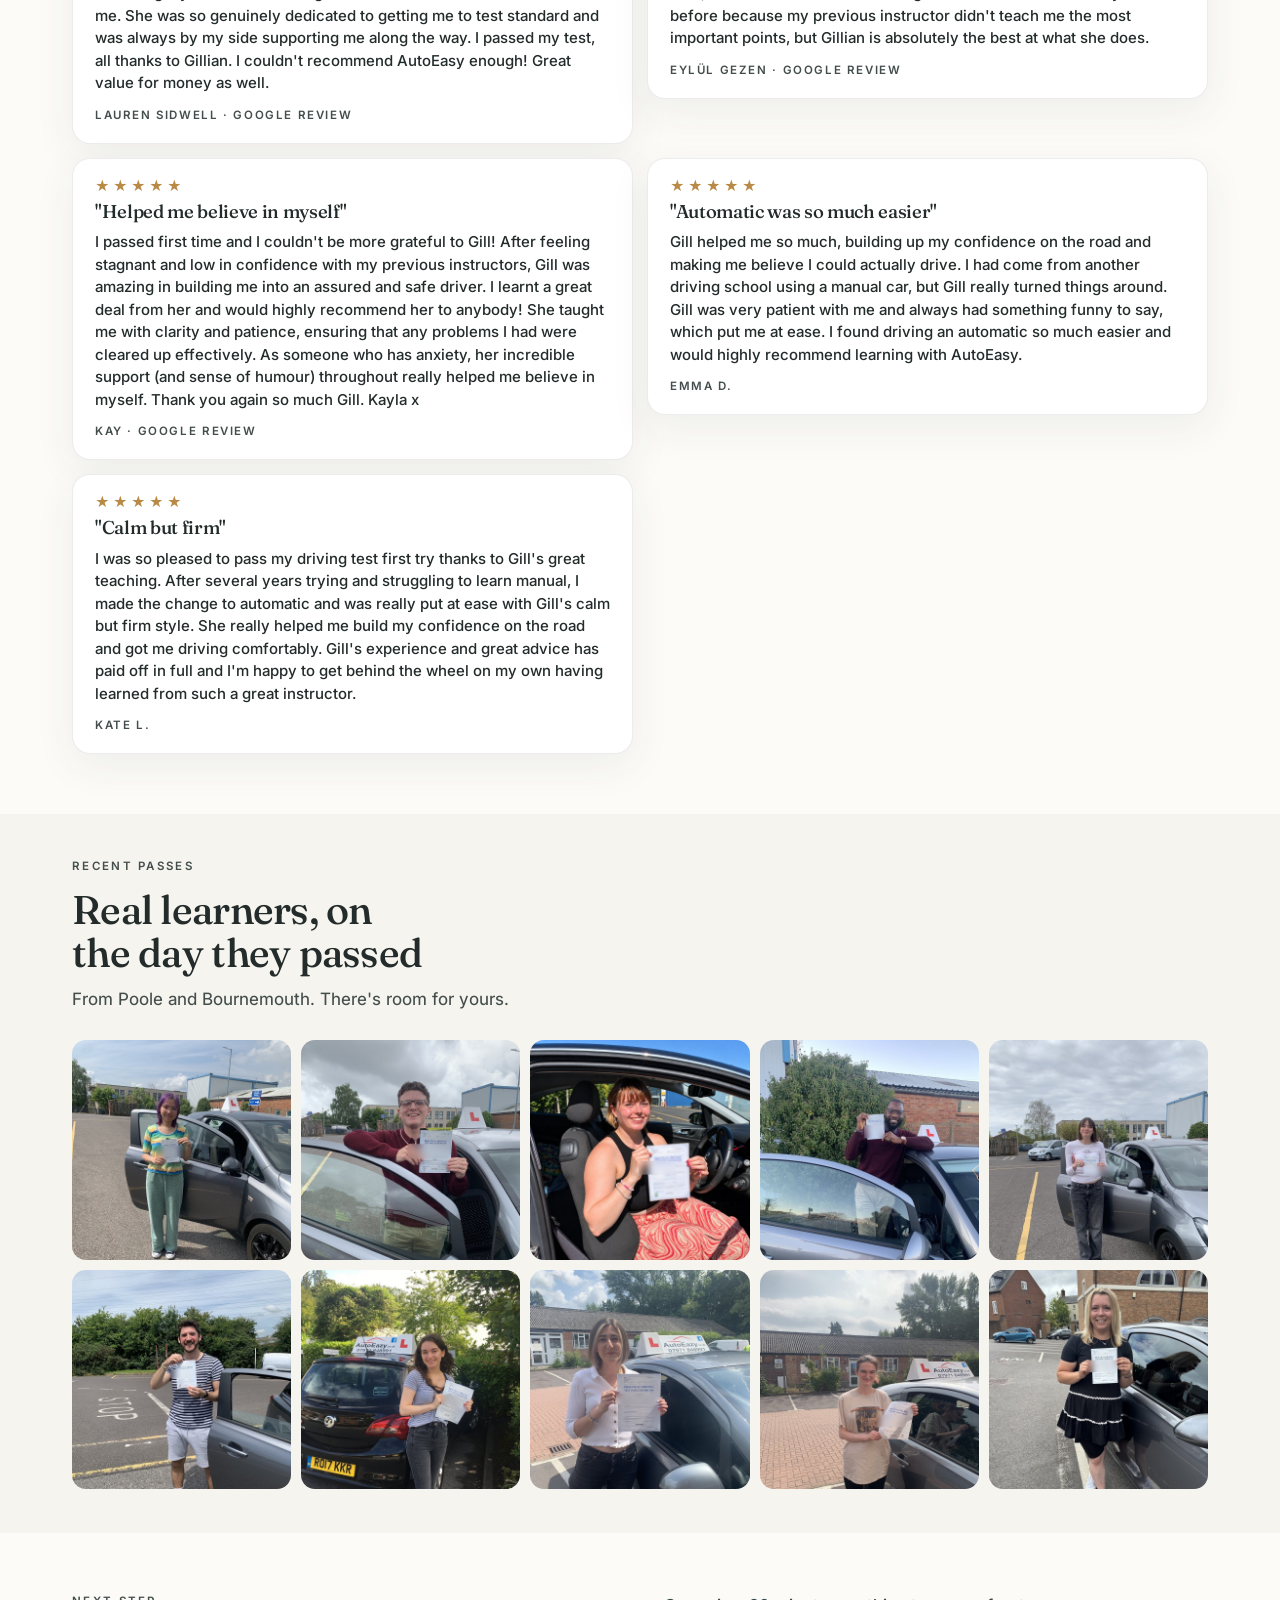
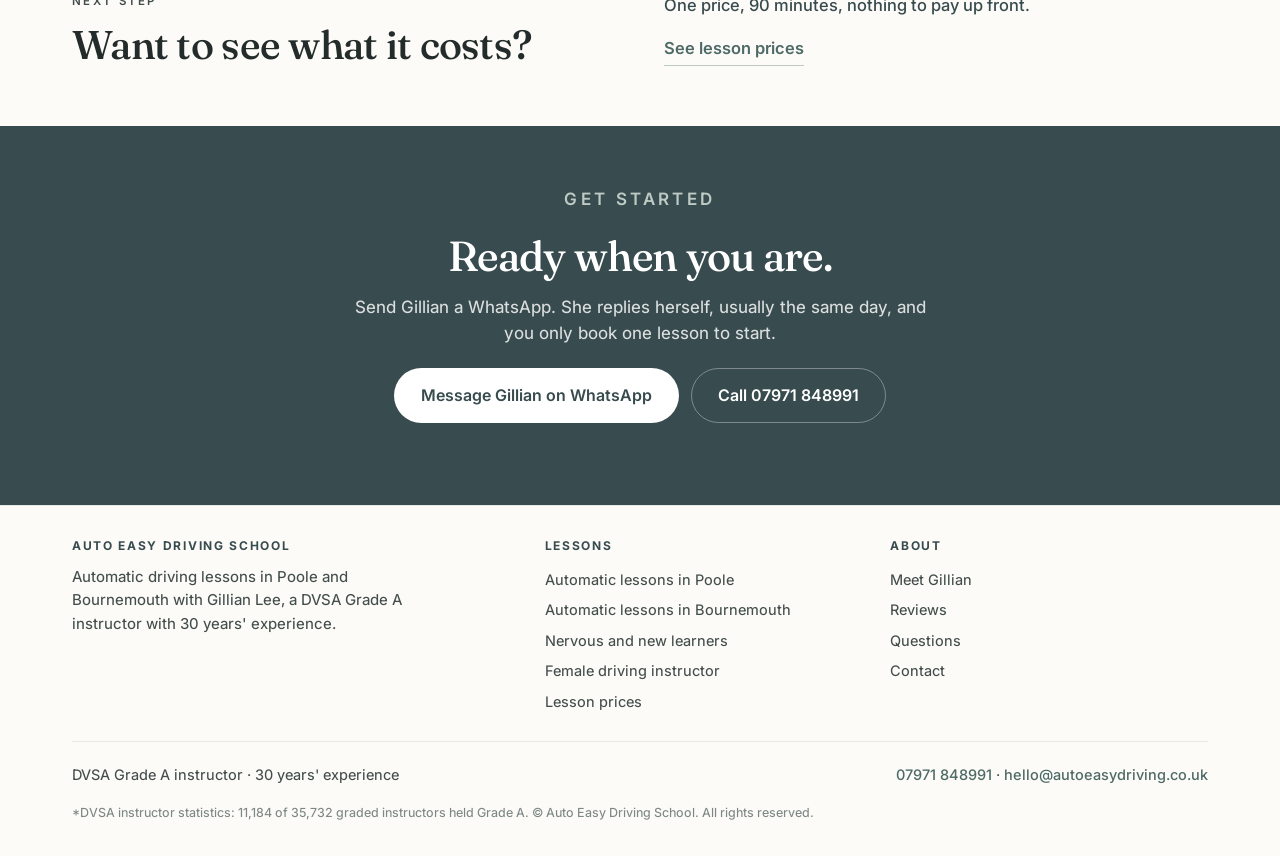
<file: reviews.html>
<!DOCTYPE html>
<html lang="en-GB">
<head>
<meta charset="utf-8">
<meta name="viewport" content="width=device-width,initial-scale=1,viewport-fit=cover">
<title>Reviews: 37 Five-Star Reviews | Auto Easy Driving School</title>
<meta name="description" content="Read all 37 reviews of Gillian, automatic driving instructor in Poole and Bournemouth. Every one five stars, from nervous learners and people who'd nearly given up.">
<link rel="canonical" href="https://autoeasydriving.co.uk/reviews">
<meta property="og:type" content="website">
<meta property="og:locale" content="en_GB">
<meta property="og:site_name" content="Auto Easy Driving School">
<meta property="og:title" content="Reviews: 37 Five-Star Reviews | Auto Easy Driving School">
<meta property="og:description" content="Read all 37 reviews of Gillian, automatic driving instructor in Poole and Bournemouth. Every one five stars, from nervous learners and people who'd nearly given up.">
<meta property="og:url" content="https://autoeasydriving.co.uk/reviews">
<meta property="og:image" content="https://autoeasydriving.co.uk/images/gillian-new-hero.jpg">
<link rel="preconnect" href="https://fonts.googleapis.com">
<link rel="preconnect" href="https://fonts.gstatic.com" crossorigin>
<link rel="stylesheet" href="https://fonts.googleapis.com/css2?family=Fraunces:ital,opsz,wght@0,9..144,400;0,9..144,500;0,9..144,600;1,9..144,400;1,9..144,500&family=Inter:wght@400..700&display=swap">
<link rel="stylesheet" href="styles.css">
<script type="application/ld+json">
{
  "@context": "https://schema.org",
  "@type": "DrivingSchool",
  "@id": "https://autoeasydriving.co.uk/#school",
  "name": "Auto Easy Driving School",
  "description": "Automatic driving lessons in Poole and Bournemouth with a DVSA Grade A approved driving instructor with 30 years' experience.",
  "url": "https://autoeasydriving.co.uk/",
  "telephone": "+447971848991",
  "email": "hello@autoeasydriving.co.uk",
  "priceRange": "££",
  "image": "https://autoeasydriving.co.uk/images/gillian-new-hero.jpg",
  "sameAs": [
    "https://www.google.com/maps?cid=3573782846472705415"
  ],
  "founder": {
    "@type": "Person",
    "name": "Gillian Lee",
    "jobTitle": "DVSA Grade A approved driving instructor"
  },
  "address": {
    "@type": "PostalAddress",
    "addressLocality": "Poole",
    "addressRegion": "Dorset",
    "addressCountry": "GB"
  },
  "geo": {
    "@type": "GeoCoordinates",
    "latitude": 50.7192,
    "longitude": -1.988
  },
  "areaServed": [
    {
      "@type": "City",
      "name": "Poole"
    },
    {
      "@type": "City",
      "name": "Bournemouth"
    },
    {
      "@type": "Place",
      "name": "Branksome"
    },
    {
      "@type": "Place",
      "name": "Upper Parkstone"
    },
    {
      "@type": "Place",
      "name": "Lower Parkstone"
    },
    {
      "@type": "Place",
      "name": "Broadstone"
    },
    {
      "@type": "Place",
      "name": "Penn Hill"
    },
    {
      "@type": "Place",
      "name": "Ashley Cross"
    },
    {
      "@type": "Place",
      "name": "Westbourne"
    },
    {
      "@type": "Place",
      "name": "Canford Cliffs"
    },
    {
      "@type": "Place",
      "name": "Sandbanks"
    },
    {
      "@type": "Place",
      "name": "Talbot"
    },
    {
      "@type": "Place",
      "name": "Wallisdown"
    }
  ],
  "openingHoursSpecification": [
    {
      "@type": "OpeningHoursSpecification",
      "dayOfWeek": [
        "Monday",
        "Tuesday",
        "Wednesday",
        "Thursday",
        "Friday"
      ],
      "opens": "07:00",
      "closes": "20:00"
    },
    {
      "@type": "OpeningHoursSpecification",
      "dayOfWeek": [
        "Saturday",
        "Sunday"
      ],
      "opens": "07:00",
      "closes": "14:00"
    }
  ],
  "makesOffer": {
    "@type": "Offer",
    "itemOffered": {
      "@type": "Service",
      "name": "Automatic driving lesson",
      "description": "90 minute automatic driving lesson"
    },
    "price": "80.00",
    "priceCurrency": "GBP"
  }
}
</script>
<script type="application/ld+json">
{
  "@context": "https://schema.org",
  "@type": "BreadcrumbList",
  "itemListElement": [
    {
      "@type": "ListItem",
      "position": 1,
      "name": "Home",
      "item": "https://autoeasydriving.co.uk/"
    },
    {
      "@type": "ListItem",
      "position": 2,
      "name": "Reviews",
      "item": "https://autoeasydriving.co.uk/reviews"
    }
  ]
}
</script>
</head>
<body>
<div class="topbar">
  <div class="wrap">
    <span>Automatic driving lessons &middot; Poole &amp; Bournemouth</span>
    <span>07971 848991 &middot; Mon to Fri 7am to 8pm &middot; Sat and Sun 7am to 2pm</span>
  </div>
</div>

<header class="site-head">
  <div class="wrap head-row">
    <a class="brand" href="index.html" aria-label="Auto Easy Driving School home"><span class="brand-mark"></span><span class="brand-name">Auto<em>Easy</em></span></a>
    <nav class="nav" aria-label="Main">
      <a href="automatic-driving-lessons-poole.html">Poole</a>
      <a href="automatic-driving-lessons-bournemouth.html">Bournemouth</a>
      <a href="meet-gillian.html">Meet Gillian</a>
      <a href="reviews.html" aria-current="page">Reviews</a>
      <a href="prices.html">Prices</a>
      <a href="questions.html">Questions</a>
    </nav>
    <a class="head-cta" href="https://wa.me/447971848991?text=Hi%20Gillian%2C%20I%27d%20like%20to%20start%20driving%20lessons.">Message Gillian</a>
  </div>
</header>
<div class="wrap breadcrumb"><a href="index.html">Home</a> <span>/</span> <span>Reviews</span></div>
<main>
<section class="page-hero">
  <div class="wrap">
    <p class="eyebrow">In their own words</p>
    <h1>They didn't think they could. Then they passed.</h1>
    <p class="lede"><span class="stars">&starf;&starf;&starf;&starf;&starf;</span> 37 reviews. Every one five stars, and every one about Gillian.</p>
  </div>
</section>

<section class="trust-band">
  <div class="wrap trust-row">
    <div class="trust"><strong>5.0 &starf;</strong><span>37 reviews, all five stars</span></div>
    <div class="trust"><strong>Grade A</strong><span>The DVSA's top grade. Fewer than 1 in 3 have it*</span></div>
    <div class="trust"><strong>30 years</strong><span>Teaching people to drive</span></div>
    <div class="trust"><strong>Automatic</strong><span>No clutch. No gears. No stalling.</span></div>
  </div>
</section>

<section class="band band--paper">
  <div class="wrap">
    <div class="rev-grid">
<article class="rev">
  <div class="rev-stars">&starf;&starf;&starf;&starf;&starf;</div>
  <h4>"So much patience"</h4>
  <p>Gill was the best possible instructor I could have asked for. Initially I was very anxious but Gill was amazing and had so much patience. I would recommend her to anyone who is a nervous driver. She's great at explaining driving concepts and is calm and supportive.</p>
  <div class="rev-by">Lydia-Rose Weight &middot; Google review</div>
</article>
<article class="rev">
  <div class="rev-stars">&starf;&starf;&starf;&starf;&starf;</div>
  <h4>"Passed first time with Gillian"</h4>
  <p>Gillian is a brilliant instructor. After several unsuccessful tests in recent years, I passed first time with Gillian after only a short time. Great value and a really attentive instructor.</p>
  <div class="rev-by">Luke Beer &middot; Google review</div>
</article>
<article class="rev">
  <div class="rev-stars">&starf;&starf;&starf;&starf;&starf;</div>
  <h4>"Filled me with confidence"</h4>
  <p>After using a well known driving instructing company which felt like I was not progressing and failing tests, I was recommended Gill. I am so glad she took me on. She's brilliant, filled me with confidence, taught me so much more than the previous company which showed with a successful pass! I highly recommend Gill!</p>
  <div class="rev-by">Ella Hutchings &middot; Google review</div>
</article>
<article class="rev">
  <div class="rev-stars">&starf;&starf;&starf;&starf;&starf;</div>
  <h4>"She got me back on track"</h4>
  <p>I'd really struggled with another instructor and went to a fair few tests with low confidence and nerves that got worse each time I failed. I was so close to giving up, but my dad rescued me with a recommendation for Gill. She got me back on track, helped me feel so much more confident, and I passed. A lovely lady with just the right balance.</p>
  <div class="rev-by">Zoe M.</div>
</article>
<article class="rev rev--feature">
  <div class="rev-stars">&starf;&starf;&starf;&starf;&starf;</div>
  <h4>"Don't bother with anyone else"</h4>
  <p>I'd been a helicopter dad looking for that special instructor, and I dug deep before approaching AutoEasy. I came across several clients who'd had unpleasant experiences with previous instructors, then matched with Gill, regained their confidence and passed. Kind, empathetic, patient, genuinely outstanding. My son passed. Don't bother with anyone else.</p>
  <div class="rev-by">Ben L.</div>
</article>
<article class="rev">
  <div class="rev-stars">&starf;&starf;&starf;&starf;&starf;</div>
  <h4>"Third time lucky at 35"</h4>
  <p>I'd had lessons at 17 with an awful instructor. It knocked my confidence and put me off until I was nearly 30. Tried again, gave up. At 35 I went third time lucky and it worked. Passed first time. I felt like giving up on a few occasions and Gill gave me the confidence to stick at it. I can't thank her enough.</p>
  <div class="rev-by">Gemma H.</div>
</article>
<article class="rev">
  <div class="rev-stars">&starf;&starf;&starf;&starf;&starf;</div>
  <h4>"I looked forward to every lesson"</h4>
  <p>Gillian is a highly skilled driving instructor with lots of patience and kindness. She has a wicked sense of humour, making every lesson fun. I looked forward to seeing her each lesson, instead of dreading it like I did with my last instructor. I've had many bad experiences with other driving instructors, letting me down, cancelling or rearranging a lot, and smashing my confidence. Gilli gave me the confidence and believed in me. She was so genuinely dedicated to getting me to test standard and was always by my side supporting me along the way. I passed my test, all thanks to Gillian. I couldn't recommend AutoEasy enough! Great value for money as well.</p>
  <div class="rev-by">Lauren Sidwell &middot; Google review</div>
</article>
<article class="rev">
  <div class="rev-stars">&starf;&starf;&starf;&starf;&starf;</div>
  <h4>"Absolutely the best at what she does"</h4>
  <p>I got my driving license with Gillian and I'm incredibly grateful to her! She was so attentive during lessons she spotted my mistakes and made sure we focused on them, which made all the difference. Thanks to her, I never repeated the same mistakes again. She doesn't just focus on helping you pass the test; she genuinely wants you to become a good, safe, and courteous driver. I'm so glad I met her. I had failed my test before because my previous instructor didn't teach me the most important points, but Gillian is absolutely the best at what she does.</p>
  <div class="rev-by">Eyl&uuml;l Gezen &middot; Google review</div>
</article>
<article class="rev">
  <div class="rev-stars">&starf;&starf;&starf;&starf;&starf;</div>
  <h4>"Helped me believe in myself"</h4>
  <p>I passed first time and I couldn't be more grateful to Gill! After feeling stagnant and low in confidence with my previous instructors, Gill was amazing in building me into an assured and safe driver. I learnt a great deal from her and would highly recommend her to anybody! She taught me with clarity and patience, ensuring that any problems I had were cleared up effectively. As someone who has anxiety, her incredible support (and sense of humour) throughout really helped me believe in myself. Thank you again so much Gill. Kayla x</p>
  <div class="rev-by">Kay &middot; Google review</div>
</article>
<article class="rev">
  <div class="rev-stars">&starf;&starf;&starf;&starf;&starf;</div>
  <h4>"Automatic was so much easier"</h4>
  <p>Gill helped me so much, building up my confidence on the road and making me believe I could actually drive. I had come from another driving school using a manual car, but Gill really turned things around. Gill was very patient with me and always had something funny to say, which put me at ease. I found driving an automatic so much easier and would highly recommend learning with AutoEasy.</p>
  <div class="rev-by">Emma D.</div>
</article>
<article class="rev">
  <div class="rev-stars">&starf;&starf;&starf;&starf;&starf;</div>
  <h4>"Calm but firm"</h4>
  <p>I was so pleased to pass my driving test first try thanks to Gill's great teaching. After several years trying and struggling to learn manual, I made the change to automatic and was really put at ease with Gill's calm but firm style. She really helped me build my confidence on the road and got me driving comfortably. Gill's experience and great advice has paid off in full and I'm happy to get behind the wheel on my own having learned from such a great instructor.</p>
  <div class="rev-by">Kate L.</div>
</article>
    </div>
  </div>
</section>

<section class="band band--tight band--cream">
  <div class="wrap">
    <div class="sec-head sec-head--wide">
      <p class="eyebrow">Recent passes</p>
      <h2>Real learners, on the day they passed</h2>
      <p>From Poole and Bournemouth. There's room for yours.</p>
    </div>
    <div class="passes">
      <div class="pass"><img src="images/pass-01.jpg" alt="New driver holding her automatic driving test pass certificate" loading="lazy"></div>
      <div class="pass"><img src="images/pass-02.jpg" alt="Learner smiling with his driving test pass certificate" loading="lazy"></div>
      <div class="pass"><img src="images/pass-03.jpg" alt="New driver in the car holding her pass certificate" loading="lazy"></div>
      <div class="pass"><img src="images/pass-04.jpg" alt="Learner holding his pass certificate beside the car" loading="lazy"></div>
      <div class="pass"><img src="images/pass-05.jpg" alt="New driver with her automatic test pass certificate" loading="lazy"></div>
      <div class="pass"><img src="images/pass-06.jpg" alt="Learner celebrating his driving test pass" loading="lazy"></div>
      <div class="pass"><img src="images/pass-07.jpg" alt="New driver by the Auto Easy car with her pass certificate" loading="lazy"></div>
      <div class="pass"><img src="images/pass-08.jpg" alt="Learner holding her pass certificate by the car" loading="lazy"></div>
      <div class="pass"><img src="images/pass-09.jpg" alt="New driver with her test pass certificate" loading="lazy"></div>
      <div class="pass"><img src="images/pass-10.jpg" alt="Learner holding her automatic test pass certificate" loading="lazy"></div>
    </div>
  </div>
</section>

<section class="band band--paper">
  <div class="wrap split">
    <div>
      <p class="eyebrow">Next step</p>
      <h2>Want to see what it costs?</h2>
    </div>
    <div class="split-aside">
      <p>One price, 90 minutes, nothing to pay up front.</p>
      <a class="text-link" href="prices.html">See lesson prices</a>
    </div>
  </div>
</section>

<section class="band band--deep">
  <div class="wrap cta-center">
    <p class="eyebrow">Get started</p>
    <h2>Ready when you are.</h2>
    <p>Send Gillian a WhatsApp. She replies herself, usually the same day, and you only book one lesson to start.</p>
    <div class="hero-cta">
      <a class="btn btn--light" href="https://wa.me/447971848991?text=Hi%20Gillian%2C%20I%27d%20like%20to%20start%20driving%20lessons.">Message Gillian on WhatsApp</a>
      <a class="btn btn--ghost" href="tel:07971848991">Call 07971 848991</a>
    </div>
  </div>
</section>

</main>
<footer class="site-foot">
  <div class="wrap">
    <div class="foot-top">
      <div class="foot-col foot-col--wide">
        <h4>Auto Easy Driving School</h4>
        <p class="foot-lede">Automatic driving lessons in Poole and Bournemouth with Gillian Lee, a DVSA Grade A instructor with 30 years' experience.</p>
      </div>
      <div class="foot-col">
        <h4>Lessons</h4>
        <a href="automatic-driving-lessons-poole.html">Automatic lessons in Poole</a>
        <a href="automatic-driving-lessons-bournemouth.html">Automatic lessons in Bournemouth</a>
        <a href="nervous-new-learners.html">Nervous and new learners</a>
        <a href="female-driving-instructor.html">Female driving instructor</a>
        <a href="prices.html">Lesson prices</a>
      </div>
      <div class="foot-col">
        <h4>About</h4>
        <a href="meet-gillian.html">Meet Gillian</a>
        <a href="reviews.html">Reviews</a>
        <a href="questions.html">Questions</a>
        <a href="contact.html">Contact</a>
      </div>
    </div>
    <div class="foot-row">
      <div>DVSA Grade A instructor &middot; 30 years' experience</div>
      <div><a href="tel:07971848991">07971 848991</a> &middot; <a href="mailto:hello@autoeasydriving.co.uk">hello@autoeasydriving.co.uk</a></div>
    </div>
    <div class="foot-note">*DVSA instructor statistics: 11,184 of 35,732 graded instructors held Grade A. &copy; Auto Easy Driving School. All rights reserved.</div>
  </div>
</footer>

<nav class="mobile-bar" aria-label="Contact Gillian">
  <a class="mb-wa" href="https://wa.me/447971848991?text=Hi%20Gillian%2C%20I%27d%20like%20to%20start%20driving%20lessons.">WhatsApp Gillian</a>
  <a class="mb-call" href="tel:07971848991">Call</a>
</nav>
</body>
</html>
</file>
<file: styles.css>
:root{
  --ink:#232c2b;--ink-soft:#384b4e;--deep:#384b4e;--cream:#f6f4ef;--paper:#fcfbf8;
  --muted:#434e4c;--primary:#4e6a67;--support:#becac4;--mist:#d5dfdf;--accent:#b98a46;
  --line:rgba(43,52,51,.15);--line-soft:rgba(43,52,51,.09);
  --shadow:0 24px 70px rgba(43,52,51,.14);--shadow-soft:0 12px 40px rgba(43,52,51,.07);
  --radius:24px;
  --display:"Fraunces", Georgia, "Times New Roman", serif;
  --body:"Inter", ui-sans-serif, -apple-system, system-ui, "Segoe UI", sans-serif;
  --wrap:1180px;
  --gutter-l:max(22px, env(safe-area-inset-left, 0px));
  --gutter-r:max(22px, env(safe-area-inset-right, 0px));
  color-scheme:light;
}
*{box-sizing:border-box}
html{scroll-behavior:smooth;scroll-padding-top:calc(90px + env(safe-area-inset-top, 0px))}
body{margin:0;padding-top:env(safe-area-inset-top, 0px);background:var(--paper);color:var(--ink);font-family:var(--body);font-size:16.5px;font-weight:450;line-height:1.55;-webkit-font-smoothing:antialiased}
h1,h2,h3,h4{font-family:var(--display);font-weight:500;line-height:1.08;text-wrap:balance;margin:0;letter-spacing:-.018em;color:var(--ink)}
p{margin:0}
img{max-width:100%;display:block}
a{color:inherit}
.wrap{width:100%;max-width:var(--wrap);margin-inline:auto;padding-left:var(--gutter-l);padding-right:var(--gutter-r)}
.band{padding-block:60px}
.band--tight{padding-block:44px}
.band--paper{background:var(--paper)}
.band--cream{background:var(--cream)}
.band--deep{background:var(--deep);color:#fff}
.band--deep h1,.band--deep h2,.band--deep h3,.band--deep h4{color:#fff}
.eyebrow{font-size:11.5px;font-weight:600;letter-spacing:.2em;text-transform:uppercase;color:var(--muted);margin:0 0 12px}
.band--deep .eyebrow{color:var(--support)}

.topbar{background:var(--deep);color:rgba(255,255,255,.85);font-size:13px;padding-block:9px}
.topbar .wrap{display:flex;justify-content:space-between;gap:16px;flex-wrap:wrap}
@media (max-width:700px){.topbar .wrap{justify-content:center;text-align:center}.topbar span:last-child{display:none}}

.site-head{position:sticky;top:env(safe-area-inset-top, 0px);z-index:50;background:rgba(252,251,248,.92);backdrop-filter:saturate(1.4) blur(16px);border-bottom:1px solid var(--line-soft)}
.head-row{display:flex;align-items:center;justify-content:space-between;gap:20px;min-height:72px}
.brand{display:flex;align-items:center;gap:12px;text-decoration:none;font-family:var(--body);font-size:34px;font-weight:700;letter-spacing:-.025em;color:var(--ink);white-space:nowrap}
@media (max-width:1040px){.brand{font-size:29px}}
.brand em{font-style:normal;color:var(--primary)}
.brand-mark{width:46px;height:25px;flex:none;border-radius:40px 40px 0 0;border:2.5px solid var(--primary);border-bottom:none;position:relative}
.brand-mark::after{content:"";position:absolute;left:-3px;right:-3px;bottom:-5px;height:2.5px;border-radius:3px;background:var(--accent)}
.nav{display:flex;gap:26px;align-items:center}
.nav a{font-size:15px;font-weight:600;text-decoration:none;color:var(--ink);padding-block:6px}
.nav a:hover{color:var(--primary)}
.nav a[aria-current="page"]{color:var(--primary);border-bottom:2px solid var(--accent)}
.head-cta{display:inline-flex;align-items:center;background:var(--deep);color:#fff;font-weight:600;font-size:15px;text-decoration:none;padding:15px 28px;border-radius:100px}
.head-cta:hover{background:var(--primary)}
@media (max-width:1100px){.nav{display:none}.head-row{min-height:68px}}
@media (max-width:960px){.head-cta{display:none}}

.breadcrumb{font-size:13px;color:var(--muted);padding-block:14px}
.breadcrumb a{color:var(--primary);text-decoration:none;font-weight:500}
.breadcrumb a:hover{text-decoration:underline}
.breadcrumb span{color:var(--muted)}

.page-hero{padding-block:46px 40px;background:var(--paper)}
.page-hero .eyebrow{margin-bottom:14px}
.page-hero h1{font-size:clamp(32px, 4vw, 50px);margin-bottom:18px;max-width:18ch}
.page-hero .lede{font-size:17.5px;color:var(--muted);max-width:40em;margin-bottom:24px}
.page-hero .hero-cta{display:flex;gap:12px;flex-wrap:wrap}
@media (max-width:960px){.page-hero{padding-block:30px 28px}.page-hero .hero-cta{display:none}}

.hero{padding-block:52px 60px;background:var(--paper)}
.hero-grid{display:grid;grid-template-columns:1fr 1fr;gap:52px;align-items:center}
.hero h1{font-size:clamp(34px, 4.2vw, 54px);margin-bottom:20px}
.h1-key{display:block;font-family:var(--body);font-size:12px;font-weight:600;letter-spacing:.18em;line-height:1.5;text-transform:uppercase;color:var(--muted);margin-bottom:14px}
.hero-lede{font-size:17.5px;color:var(--muted);max-width:34em;margin-bottom:26px}
.hero-cta{display:flex;gap:12px;flex-wrap:wrap;margin-bottom:22px}
.btn{display:inline-flex;align-items:center;justify-content:center;gap:9px;font-family:var(--body);font-size:16px;font-weight:600;text-decoration:none;padding:14px 26px;border-radius:100px;border:1.5px solid transparent;cursor:pointer;transition:background .16s ease, border-color .16s ease}
.btn--solid{background:var(--deep);color:#fff}
.btn--solid:hover{background:var(--primary)}
.btn--line{background:transparent;color:var(--ink);border-color:var(--line)}
.btn--line:hover{border-color:var(--primary);color:var(--primary)}
.btn--light{background:#fff;color:var(--deep)}
.btn--light:hover{background:var(--cream)}
.btn--ghost{background:transparent;color:#fff;border-color:rgba(255,255,255,.35)}
.btn--ghost:hover{border-color:#fff}
.hero-trust{display:flex;align-items:center;gap:12px;font-size:15px;color:var(--muted);flex-wrap:wrap}
.stars{color:var(--accent);letter-spacing:2px;font-size:15px}
.hero-photo{position:relative}
.hero-photo .frame{border-radius:var(--radius);overflow:hidden;background:var(--mist);aspect-ratio:1/1;box-shadow:var(--shadow)}
.hero-photo img{width:100%;height:100%;object-fit:cover;object-position:50% 30%}
.years-badge{position:absolute;right:-24px;top:-24px;z-index:3;width:148px;height:148px;border-radius:50%;background:var(--support);color:var(--deep);display:grid;place-items:center;text-align:center;line-height:1.15;padding:14px}
.years-badge strong{display:block;font-family:var(--display);font-size:44px;font-weight:500;letter-spacing:-.02em}
.years-badge span{display:block;font-size:10.5px;font-weight:700;letter-spacing:.12em;text-transform:uppercase;margin-top:4px}
@media (max-width:960px){
  .hero-grid{grid-template-columns:1fr;gap:28px}
  .hero{padding-block:30px 38px}
  .hero-cta{display:none}
  .hero-photo{max-width:460px}
  .hero-photo .frame{aspect-ratio:4/3;max-width:460px}
  .years-badge{width:110px;height:110px;right:-8px;top:-18px}
  .years-badge strong{font-size:33px}
  .years-badge span{font-size:9px}
}

.trust-band{background:var(--deep);color:#fff;padding-block:30px}
.trust-row{display:grid;grid-template-columns:repeat(4, 1fr);gap:36px}
.trust{display:flex;flex-direction:column;gap:5px}
.trust strong{font-family:var(--display);font-size:27px;font-weight:500;line-height:1.05;letter-spacing:-.02em}
.trust span{font-size:14px;color:rgba(255,255,255,.72);line-height:1.5}
@media (max-width:820px){.trust-row{grid-template-columns:repeat(2, 1fr);gap:28px}}

.sec-head{max-width:30ch;margin-bottom:28px}
.sec-head h2{font-size:clamp(27px, 3.2vw, 40px)}
.sec-head--wide{max-width:60ch}
.sec-head--wide p:not(.eyebrow){font-size:17px;color:var(--muted);margin-top:12px}
.band--deep .sec-head--wide p:not(.eyebrow){color:rgba(255,255,255,.76)}
.split{display:grid;grid-template-columns:1fr 1fr;gap:48px;align-items:start}
.split h2{font-size:clamp(27px, 3.2vw, 40px)}
.split-aside p{color:var(--ink-soft);font-size:16.5px;font-weight:500}
.split-aside p+p{margin-top:12px}
.split-aside strong{color:var(--ink);font-weight:600}
.band--deep .split-aside p{color:rgba(255,255,255,.95);font-weight:500}
@media (max-width:960px){.split{grid-template-columns:1fr;gap:18px}.sec-head{margin-bottom:22px}}

.checks{list-style:none;margin:10px 0 0;padding:0}
.checks li{display:flex;gap:14px;align-items:flex-start;padding-block:8px;border-top:1px solid var(--line-soft);color:var(--ink);font-size:16px}
.checks li:first-child{border-top:none}
.tick{flex:none;color:var(--primary);font-size:14px;margin-top:5px}
.text-link{display:inline-block;margin-top:6px;padding-top:12px;font-weight:600;color:var(--primary);text-decoration:none;border-bottom:1.5px solid var(--support);padding-bottom:3px}
.text-link:hover{border-color:var(--primary)}

.pull{margin:24px 0 0;padding-left:20px;border-left:2px solid var(--accent);font-family:var(--display);font-style:italic;font-weight:500;font-size:clamp(18px, 1.9vw, 21px);line-height:1.4;color:var(--ink)}
.pull cite{display:block;margin-top:14px;font-family:var(--body);font-style:normal;font-size:12px;font-weight:700;letter-spacing:.16em;text-transform:uppercase;color:var(--ink-soft)}

.pills{display:flex;flex-wrap:wrap;gap:8px;margin-top:18px}
.pill{background:var(--paper);border:1px solid var(--line-soft);border-radius:100px;padding:6px 14px;font-size:13px;font-weight:500;color:var(--ink-soft)}

.types{display:grid;grid-template-columns:repeat(3, 1fr);gap:16px}
.type{background:#fff;border:1px solid var(--line-soft);border-radius:18px;padding:22px 22px 20px;display:flex;flex-direction:column;gap:8px;min-width:0;box-shadow:var(--shadow-soft)}
.type-num{width:34px;height:34px;border-radius:50%;border:1px solid var(--line);display:grid;place-items:center;font-size:11.5px;font-weight:600;letter-spacing:.1em;color:var(--muted)}
.type h3{font-size:20px;line-height:1.2}
.type p{font-size:15.5px;color:var(--muted);line-height:1.5}
@media (max-width:960px){.types{grid-template-columns:1fr;gap:10px}}
.types--six{grid-template-columns:repeat(3, 1fr)}
@media (max-width:960px){.types--six{grid-template-columns:1fr 1fr}.types--six .type{padding:16px}.types--six .type h3{font-size:17px}.types--six .type p{font-size:14px}}
@media (max-width:960px){
  .how-steps .types{gap:0}
  .how-steps .type{background:none;border:none;border-top:1px solid var(--line-soft);border-radius:0;box-shadow:none;padding:16px 0;display:grid;grid-template-columns:34px 1fr;column-gap:14px;row-gap:4px;align-items:start}
  .how-steps .type:first-child{border-top:none;padding-top:0}
  .how-steps .type:last-child{padding-bottom:0}
  .how-steps .type-num{grid-row:1 / span 2}
  .how-steps .type h3{font-size:19px;padding-top:5px}
}
.after-cards{margin-top:20px;font-size:16.5px;color:var(--muted)}
.after-cards strong{color:var(--ink)}
.after-cards a{color:var(--primary);font-weight:600}

.faq{max-width:760px}
.faq details{border-top:1px solid var(--line)}
.faq details:last-child{border-bottom:1px solid var(--line)}
.faq summary{cursor:pointer;list-style:none;display:flex;justify-content:space-between;gap:16px;align-items:center;padding-block:15px;font-family:var(--display);font-size:19px;font-weight:500;color:var(--ink)}
.faq summary::-webkit-details-marker{display:none}
.faq summary::after{content:"+";font-family:var(--body);font-size:22px;color:var(--primary);flex:none}
.faq details[open] summary::after{content:"\2212"}
.faq details p{font-size:16px;color:var(--muted);padding:0 0 16px;max-width:60ch}

.price-grid{display:grid;grid-template-columns:1fr 1fr;gap:16px}
.price-card{background:rgba(255,255,255,.07);border:1px solid rgba(255,255,255,.17);border-radius:18px;padding:26px 26px;min-width:0}
.price-card--lead{background:var(--paper);border-color:var(--paper);color:var(--ink)}
.price-card h3{font-size:25px;margin-bottom:10px;color:#fff}
.price-card--lead h3{color:var(--ink)}
.price-tag{font-family:var(--display);font-size:44px;font-weight:500;line-height:1.05;margin:6px 0 2px;letter-spacing:-.025em;color:var(--ink)}
.price-sub{font-size:15px;color:rgba(255,255,255,.7);margin-bottom:14px}
.price-card--lead .price-sub{font-family:var(--display);font-size:23px;font-weight:500;line-height:1.2;letter-spacing:-.015em;color:var(--ink);margin-bottom:18px}
.price-list{list-style:none;margin:0;padding:0}
.price-list li{display:flex;gap:14px;align-items:flex-start;font-size:15.5px;line-height:1.55;color:rgba(255,255,255,.86);padding-block:9px;border-top:1px solid rgba(255,255,255,.13)}
.price-list li:first-child{border-top:none;padding-top:0}
.price-card--lead .price-list li{color:var(--muted);border-top-color:var(--line-soft)}
.price-list .tick{color:var(--accent);margin-top:3px}
.price-card--lead .tick{color:var(--primary)}
.price-kicker{font-family:var(--display);font-style:italic;font-size:21px;line-height:1.3;color:#fff;margin-bottom:14px}
@media (max-width:900px){.price-grid{grid-template-columns:1fr}}

.rev-group{margin-bottom:22px}
.rev-group:last-child{margin-bottom:0}
.rev-label{display:flex;align-items:center;gap:18px;margin-bottom:12px}
.rev-label h3{font-family:var(--body);font-size:12px;font-weight:600;letter-spacing:.18em;text-transform:uppercase;color:var(--muted);white-space:nowrap}
.rev-label::after{content:"";flex:1;height:1px;background:var(--line-soft)}
.rev-grid{display:grid;grid-template-columns:repeat(2, 1fr);gap:14px;align-items:start}
.rev-grid--three{grid-template-columns:repeat(3, 1fr)}
.rev{background:var(--paper);border:1px solid var(--line-soft);border-radius:18px;padding:20px 22px 18px;display:flex;flex-direction:column;gap:8px;min-width:0;box-shadow:var(--shadow-soft)}
.rev--feature{background:var(--deep);border-color:var(--deep);color:#fff}
.rev-stars{color:var(--accent);letter-spacing:3px;font-size:14px;line-height:1}
.rev h4{font-size:18.5px;line-height:1.22}
.rev--feature h4{color:#fff}
.rev p{font-size:15px;line-height:1.5;color:var(--ink);font-weight:500}
.rev--feature p{color:rgba(255,255,255,.95);font-weight:500}
.rev-by{margin-top:auto;padding-top:4px;font-size:11.5px;font-weight:600;letter-spacing:.14em;text-transform:uppercase;color:var(--muted)}
.rev--feature .rev-by{color:var(--support)}
.rev-foot{margin-top:18px;font-size:14px;color:var(--muted)}
.more-rev{margin-top:18px}
.more-rev>summary{cursor:pointer;list-style:none;display:inline-flex;font-weight:600;font-size:15.5px;color:var(--primary);border:1.5px solid var(--support);border-radius:100px;padding:11px 22px}
.more-rev>summary::-webkit-details-marker{display:none}
.more-rev[open]>summary{margin-bottom:18px}
@media (max-width:960px){.rev-grid,.rev-grid--three{grid-template-columns:1fr}.rev-label h3{white-space:normal}}

.passes{display:grid;grid-template-columns:repeat(5, 1fr);gap:10px}
.pass{aspect-ratio:1;border-radius:14px;overflow:hidden;background:var(--mist)}
.pass img{width:100%;height:100%;object-fit:cover}
@media (max-width:900px){.passes{grid-template-columns:repeat(5, 1fr);gap:6px}.pass{border-radius:8px}}
@media (max-width:560px){.passes{grid-template-columns:repeat(2, 1fr);gap:8px}.pass{border-radius:12px}}

.areas{display:flex;flex-wrap:wrap;gap:8px}
.area{background:var(--paper);border:1px solid var(--line-soft);border-radius:100px;padding:7px 16px;font-size:14.5px;font-weight:500;color:var(--ink-soft);text-decoration:none}
a.area:hover{border-color:var(--primary);color:var(--primary)}
.area--key{background:var(--support);border-color:var(--support);color:var(--deep);font-weight:600}

.contact-grid{display:grid;grid-template-columns:1fr 1fr;gap:44px;align-items:center}
.contact-body h2{font-size:clamp(28px, 3.4vw, 42px);margin-bottom:14px}
.contact-body p{color:rgba(255,255,255,.78);font-size:16.5px;margin-bottom:10px}
.contact-body .say{font-family:var(--display);font-style:italic;font-size:19px;color:#fff;margin-bottom:20px}
.contact-btns{display:flex;gap:14px;flex-wrap:wrap}
.contact-row{display:flex;align-items:center;gap:20px;padding-block:12px;border-top:1px solid rgba(255,255,255,.14);min-width:0}
.contact-row:first-child{border-top:none}
.contact-row .meta{min-width:0;flex:1}
.contact-row .meta span{display:block;font-size:11px;letter-spacing:.17em;text-transform:uppercase;color:rgba(255,255,255,.55);margin-bottom:3px}
.contact-row .meta strong{font-size:16.5px;font-weight:600;word-break:break-word;color:#fff}
.contact-row a{text-decoration:none}
@media (max-width:900px){.contact-grid{grid-template-columns:1fr;gap:38px}}

.site-foot{background:var(--paper);color:var(--muted);padding-block:34px;font-size:14.5px;border-top:1px solid var(--line-soft)}
.foot-top{display:grid;grid-template-columns:1.4fr 1fr 1fr;gap:28px;margin-bottom:24px}
.foot-col h4{font-family:var(--body);font-size:12px;font-weight:700;letter-spacing:.14em;text-transform:uppercase;color:var(--ink-soft);margin-bottom:12px}
.foot-col a{display:block;color:var(--muted);text-decoration:none;padding-block:4px}
.foot-col a:hover{color:var(--primary)}
.foot-lede{font-size:15px;color:var(--muted);max-width:34ch}
.foot-row{display:flex;justify-content:space-between;gap:22px;flex-wrap:wrap;align-items:center;padding-top:22px;border-top:1px solid var(--line-soft)}
.foot-row a{color:var(--primary);text-decoration:none;font-weight:500}
.foot-note{margin-top:16px;font-size:12.5px;color:rgba(94,106,104,.8)}
@media (max-width:760px){.foot-top{grid-template-columns:1fr 1fr}.foot-col--wide{grid-column:1 / -1}}

.mobile-bar{display:none;position:fixed;left:0;right:0;bottom:0;z-index:70;background:rgba(56,75,78,.97);backdrop-filter:blur(12px);padding:11px var(--gutter-r) calc(11px + env(safe-area-inset-bottom, 0px)) var(--gutter-l);gap:11px}
.mobile-bar a{flex:1;display:flex;align-items:center;justify-content:center;padding:15px 10px;border-radius:100px;font-size:15.5px;font-weight:600;text-decoration:none}
.mb-wa{background:var(--support);color:var(--deep);flex:2!important}
.mb-call{background:#fff;color:var(--deep)}
@media (max-width:960px){
  .mobile-bar{display:flex}
  body{padding-bottom:88px}
  .band{padding-block:38px}
  .band--tight{padding-block:30px}
  .trust-band{padding-block:24px}
  .trust-row{gap:16px!important}
  .trust strong{font-size:22px}
  .trust span{font-size:13px}
}
.band--airy{padding-block:88px}
.statement{max-width:760px;text-align:center;margin-inline:auto}
.statement h2{font-size:clamp(30px, 4vw, 48px);margin-bottom:20px}
.statement .split-aside p{font-size:19px;color:var(--ink);font-weight:600}
.statement .split-aside p+p{margin-top:12px}
.statement .split-aside strong{color:var(--ink);font-weight:700}
.band--paper .rev:not(.rev--feature){background:#fff}
.faqwrap .sec-head,.faqwrap .faq{margin-inline:auto;max-width:760px}
.cta-center{text-align:center;max-width:620px;margin-inline:auto}
.cta-center h2{font-size:clamp(28px,3.4vw,42px);margin-bottom:14px}
.cta-center p{color:rgba(255,255,255,.82);font-size:17px;margin-bottom:22px}
.cta-center .hero-cta{justify-content:center}
@media (min-width:961px) and (max-width:1270px){.years-badge{right:-12px}}
@media (max-width:960px){
  .desk-only{display:none}
  .band--airy{padding-block:54px}
  .hero-grid{display:flex;flex-direction:column;align-items:flex-start;gap:0}
  .hero-copy{display:contents}
  .hero h1{order:1;margin-bottom:26px}
  .hero-photo{order:2;width:100%;margin-bottom:24px}
  .hero-lede{order:3;margin-bottom:18px}
  .hero-cta{order:4}
  .hero-trust{order:5}
  .years-badge{top:-14px}
}
@media (prefers-reduced-motion:reduce){*{animation:none!important;transition:none!important}html{scroll-behavior:auto}}
:focus-visible{outline:2.5px solid var(--primary);outline-offset:3px;border-radius:6px}
</file>
<file: pages.css>
:root{--ink:#232c2b;--deep:#384b4e;--cream:#f6f4ef;--paper:#fcfbf8;--muted:#434e4c;--primary:#4e6a67;--support:#becac4;--accent:#b98a46;--line:rgba(43,52,51,.16)}*{box-sizing:border-box}html{scroll-behavior:smooth}body{margin:0;color:var(--ink);background:var(--paper);font:400 17px/1.65 Inter,system-ui,-apple-system,sans-serif}h1,h2,h3{font-family:Fraunces,Georgia,serif;line-height:1.15;letter-spacing:-.02em;font-weight:500}h1{font-size:clamp(2.35rem,5vw,3.8rem);margin:15px 0 22px}h2{font-size:clamp(1.8rem,3vw,2.35rem);margin:0 0 18px}h3{font-size:1.4rem;margin:0 0 10px}p{margin:0 0 18px}a{color:var(--deep)}a:hover{text-decoration-thickness:2px}.container{width:min(1100px,calc(100% - 40px));margin:auto}.topbar{padding:7px 0;background:var(--deep);color:#fff;font-size:13px}.topbar a{color:#fff}.topbar .container{display:flex;justify-content:space-between;gap:12px;flex-wrap:wrap}.site-head{background:var(--paper);border-bottom:1px solid var(--line);position:sticky;top:0;z-index:10}.head-row{min-height:76px;display:flex;justify-content:space-between;gap:20px;align-items:center}.brand{text-decoration:none;font-size:29px;font-weight:700;letter-spacing:-.03em;white-space:nowrap}.brand span{color:var(--primary)}.menu{display:flex;align-items:center;gap:17px;flex-wrap:wrap}.menu a{text-decoration:none;font-size:14px;font-weight:600}.menu a:hover{text-decoration:underline}.eyebrow{font-size:12px;text-transform:uppercase;letter-spacing:.15em;font-weight:700;color:var(--primary)}.hero{padding:76px 0 64px;background:var(--cream)}.hero-grid{display:grid;grid-template-columns:1.4fr .75fr;gap:52px;align-items:center}.intro{font-size:20px;line-height:1.55;max-width:650px;color:var(--muted)}.photo{width:100%;height:auto;border-radius:24px;box-shadow:0 20px 50px #232c2b22}.actions{display:flex;gap:12px;flex-wrap:wrap;margin-top:27px}.button{display:inline-flex;padding:14px 23px;text-decoration:none;border-radius:30px;font-weight:700;line-height:1.4;font-size:15px;border:1px solid var(--deep)}.button.primary{background:var(--deep);color:#fff}.button.secondary{color:var(--deep)}.facts{padding:26px 0;background:var(--deep);color:#fff}.fact-grid{display:grid;grid-template-columns:repeat(3,1fr);gap:22px}.fact-grid strong{display:block;font:500 26px Fraunces,Georgia,serif}.fact-grid span{color:#e5eeea;font-size:14px}.section{padding:65px 0}.section.tint{background:var(--cream)}.body-copy{max-width:760px}.grid{display:grid;grid-template-columns:repeat(2,1fr);gap:20px;margin-top:28px}.panel{padding:24px;background:var(--paper);border:1px solid var(--line);border-radius:18px}.panel p:last-child{margin-bottom:0}.quote{margin:20px 0;padding:22px 26px;border-left:4px solid var(--accent);background:#fff;border-radius:0 14px 14px 0}.quote p{font-family:Fraunces,Georgia,serif;font-size:23px;line-height:1.45}.quote cite{font:600 13px Inter,system-ui,sans-serif;color:var(--primary)}.faqs{max-width:820px}.faqs details{padding:15px 0;border-top:1px solid var(--line)}.faqs summary{cursor:pointer;font-weight:700}.faqs details p{padding-top:13px}.related{display:flex;gap:10px;flex-wrap:wrap}.related a{padding:9px 13px;border:1px solid var(--line);border-radius:30px;text-decoration:none;font-size:14px}.contact{padding:64px 0;background:var(--deep);color:white}.contact h2{color:white}.contact a{color:white}.contact .button.primary{background:white;color:var(--deep);border-color:white}.contact .button.secondary{border-color:white;color:white}.site-foot{padding:28px 0;background:var(--paper);font-size:14px}.site-foot nav{display:flex;gap:15px;flex-wrap:wrap;margin-bottom:14px}.site-foot p{margin-bottom:0}.muted{color:var(--muted)}@media(max-width:850px){.hero-grid{grid-template-columns:1fr}.photo{max-width:450px}.grid{grid-template-columns:1fr}.head-row{align-items:flex-start;flex-direction:column;padding:14px 0}.menu{gap:12px}.hero{padding:45px 0}.section{padding:44px 0}}@media(max-width:550px){.fact-grid{grid-template-columns:1fr}.photo{max-width:100%}.container{width:min(100% - 32px,1100px)}.topbar .container{display:block}.topbar span{display:none}}@media(prefers-reduced-motion:reduce){html{scroll-behavior:auto}}
</file>
